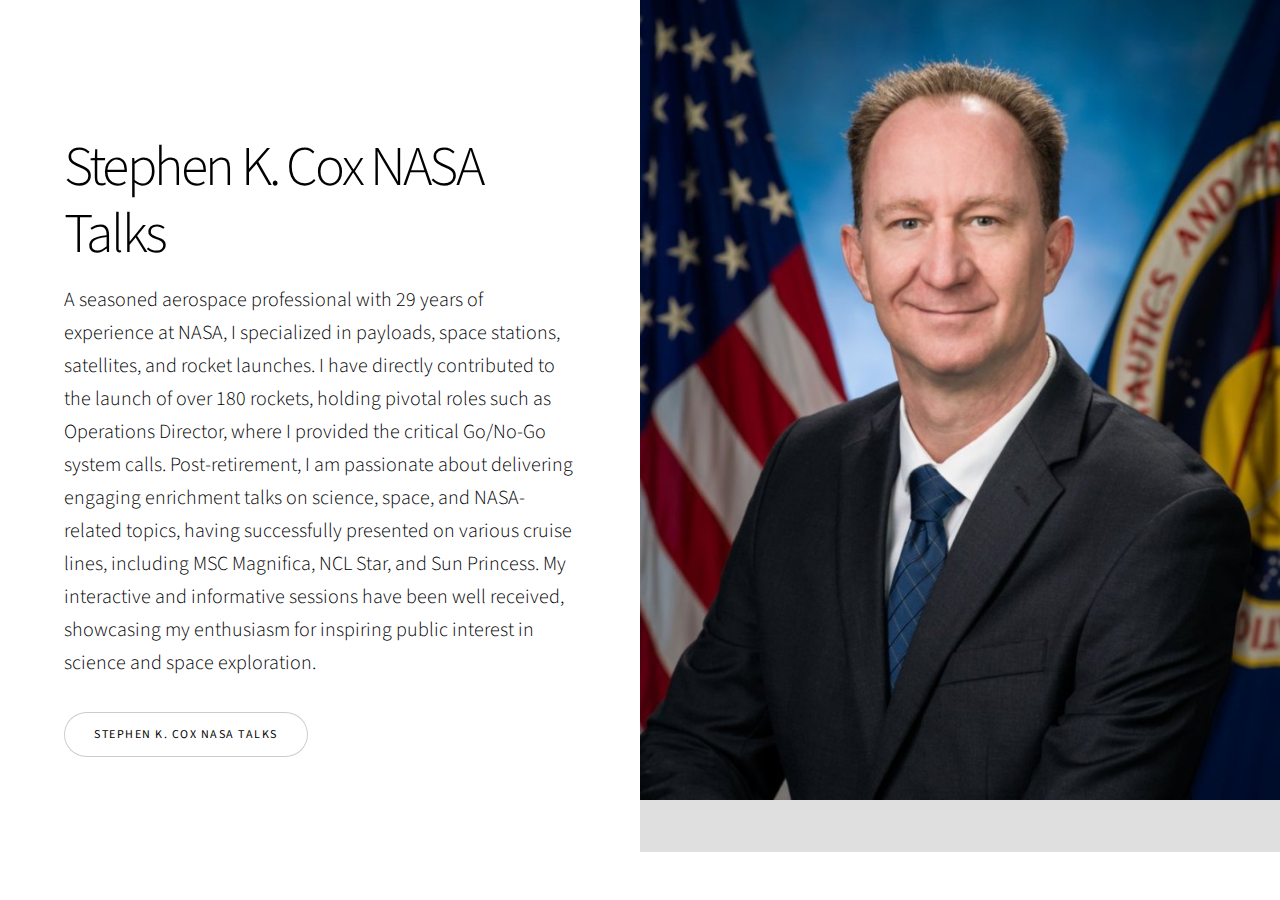
<file: index.html>
<!DOCTYPE HTML>
<!--
	Story by HTML5 UP
	html5up.net | @ajlkn
	Free for personal and commercial use under the CCA 3.0 license (html5up.net/license)
-->
<html>
	<head>
		<title>NASA Talks</title>
		<meta charset="utf-8" />
		<meta name="viewport" content="width=device-width, initial-scale=1, user-scalable=no" />
		<link rel="stylesheet" href="assets/css/main.css" />
		<noscript><link rel="stylesheet" href="assets/css/noscript.css" /></noscript>
	</head>
	<body class="is-preload">

		<!-- Wrapper -->
			<div id="wrapper" class="divided">

				<!-- One -->
					<section class="banner style1 orient-left content-align-left image-position-right fullscreen onload-image-fade-in onload-content-fade-right">
						<div class="content">
							<h1>Stephen K. Cox NASA Talks</h1>
							<p class="major">A seasoned aerospace professional with 29 years of experience at NASA, I specialized in payloads, space stations, satellites, and rocket launches. I have directly contributed to the launch of over 180 rockets, holding pivotal roles such as Operations Director, where I provided the critical Go/No-Go system calls. Post-retirement, I am passionate about delivering engaging enrichment talks on science, space, and NASA-related topics, having successfully presented on various cruise lines, including MSC Magnifica, NCL Star, and Sun Princess. My interactive and informative sessions have been well received, showcasing my enthusiasm for inspiring public interest in science and space exploration.</p>
							<ul class="actions stacked">
								<li><a href="stephenkcox/index.html" class="button big wide smooth-scroll-middle">Stephen K. Cox NASA Talks</a></li>
							</ul>
						</div>
						<div class="image main">
							<img src="images/bryantkb.jpg" alt="Stephen K. Cox" />
						</div>
					</section>

		<!-- Scripts -->
			<script src="assets/js/jquery.min.js"></script>
			<script src="assets/js/jquery.scrollex.min.js"></script>
			<script src="assets/js/jquery.scrolly.min.js"></script>
			<script src="assets/js/browser.min.js"></script>
			<script src="assets/js/breakpoints.min.js"></script>
			<script src="assets/js/util.js"></script>
			<script src="assets/js/main.js"></script>

	</body>
</html>
</file>
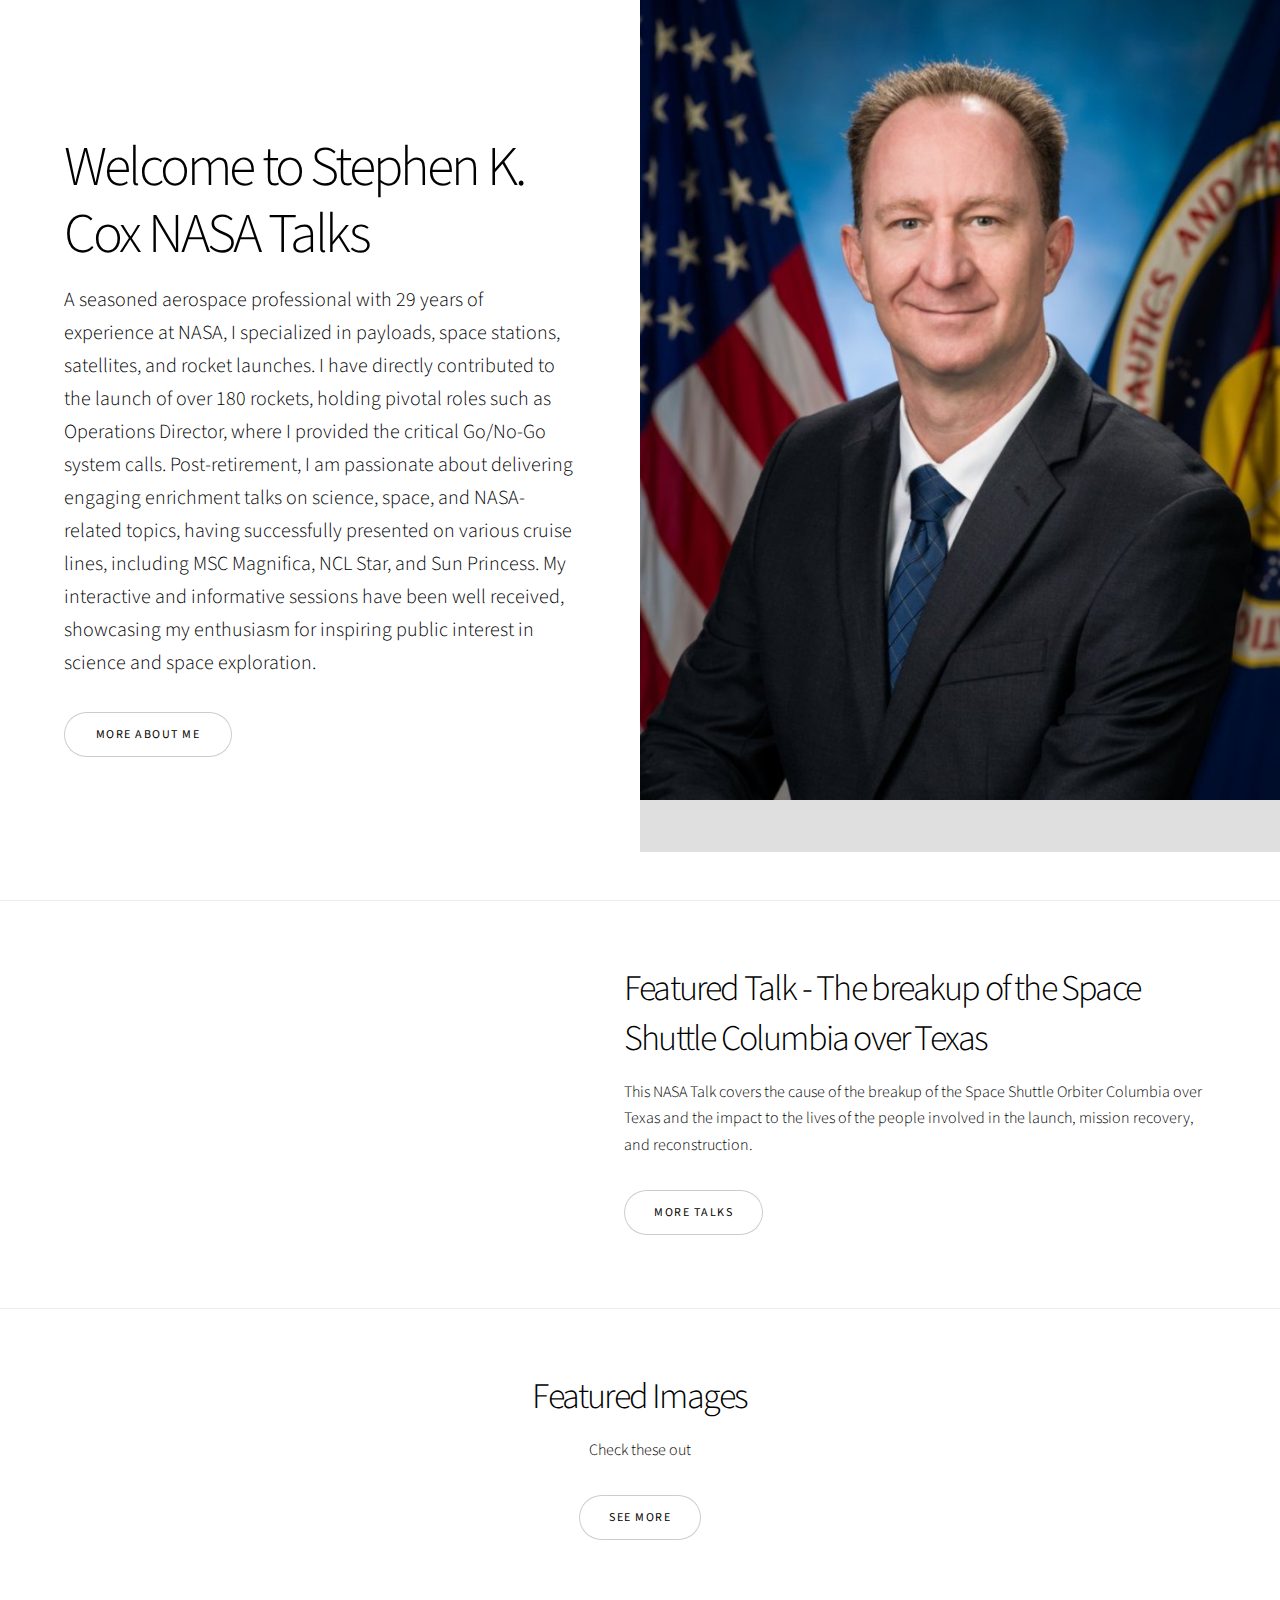
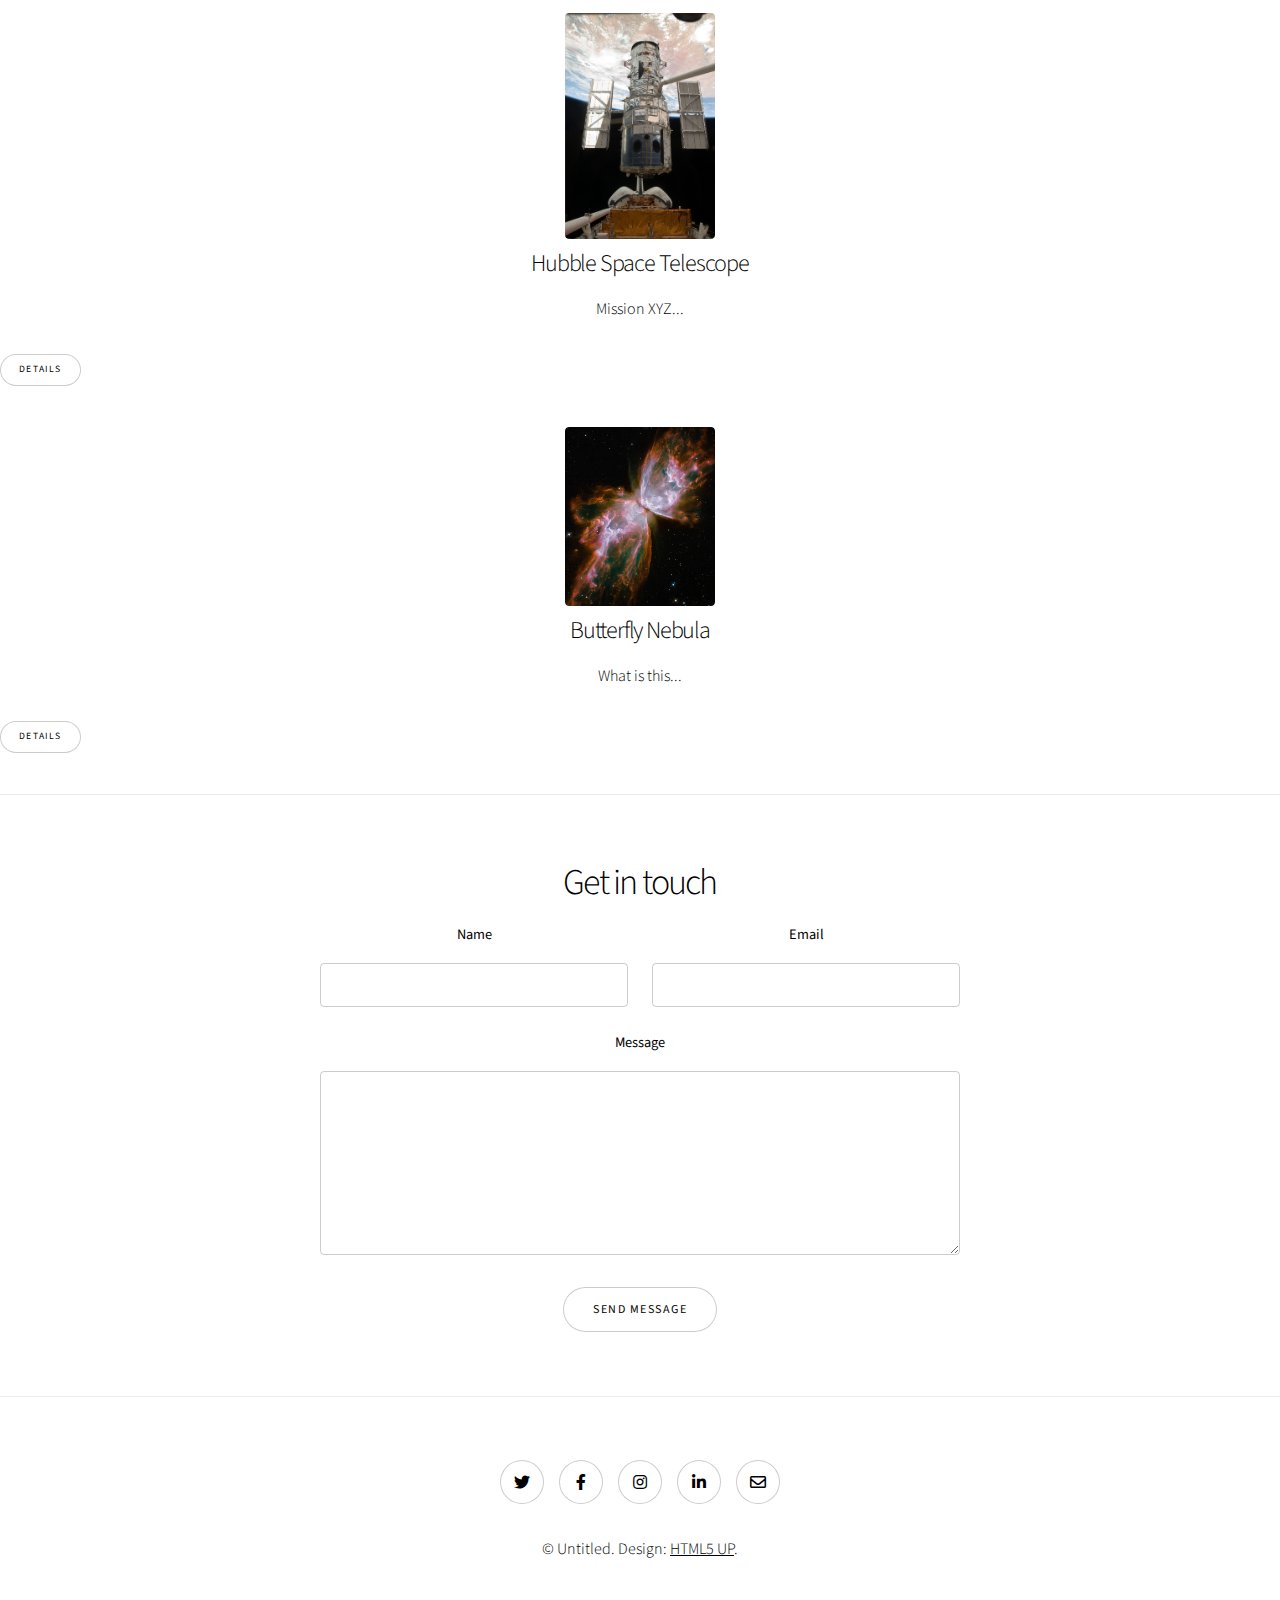
<file: stephenkcox/index.html>
<!DOCTYPE HTML>
<!--
	Story by HTML5 UP
	html5up.net | @ajlkn
	Free for personal and commercial use under the CCA 3.0 license (html5up.net/license)
-->
<html>
	<head>
		<title>NASA Talks - Stephen K. Cox</title>
		<meta charset="utf-8" />
		<meta name="viewport" content="width=device-width, initial-scale=1, user-scalable=no" />
		<link rel="stylesheet" href="../assets/css/main.css" />
		<noscript><link rel="stylesheet" href="../assets/css/noscript.css" /></noscript>
	</head>
	<body class="is-preload">

		<!-- Wrapper -->
			<div id="wrapper" class="divided">

				<!-- One -->
					<section class="banner style1 orient-left content-align-left image-position-right fullscreen onload-image-fade-in onload-content-fade-right">
						<div class="content">
							<h1>Welcome to Stephen K. Cox NASA Talks</h1>
							<p class="major">A seasoned aerospace professional with 29 years of experience at NASA, I specialized in payloads, space stations, satellites, and rocket launches. I have directly contributed to the launch of over 180 rockets, holding pivotal roles such as Operations Director, where I provided the critical Go/No-Go system calls. Post-retirement, I am passionate about delivering engaging enrichment talks on science, space, and NASA-related topics, having successfully presented on various cruise lines, including MSC Magnifica, NCL Star, and Sun Princess. My interactive and informative sessions have been well received, showcasing my enthusiasm for inspiring public interest in science and space exploration.</p>
							<ul class="actions stacked">
								<li><a href="about.html" class="button big wide smooth-scroll-middle">More About Me</a></li>
							</ul>
						</div>
						<div class="image main">
							<img src="../images/bryantkb.jpg" alt="Stephen K. Cox" />
						</div>	
					</section>

				<!-- Two -->
					<section class="spotlight style1 orient-right content-align-left image-position-center onscroll-image-fade-in" id="first">
						<div class="content">
							<h2>Featured Talk - The breakup of the Space Shuttle Columbia over Texas</h2>
							<p>This NASA Talk covers the cause of the breakup of the Space Shuttle Orbiter Columbia over Texas and the impact to the lives of the people involved in the launch, mission recovery, and reconstruction.</p>
							<ul class="actions stacked">
								<li><a href="talks.html" class="button">More Talks</a></li>
							</ul>
						</div>
						<div class="video">
							<iframe width="560" height="315" src="https://www.youtube.com/embed/hgrvzoefMJ4?si=NCYFTIYtNFWTLiRz" title="YouTube video player" frameborder="0" allow="accelerometer; autoplay; clipboard-write; encrypted-media; gyroscope; picture-in-picture; web-share" referrerpolicy="strict-origin-when-cross-origin" allowfullscreen></iframe>
						</div>
					</section>
				
				<!-- Five -->
					<section class="wrapper style1 align-center">
						<div class="inner">
							<h2>Featured Images</h2>
							<p>Check these out</p>
							<ul class="actions stacked">
								<li><a href="gallery.html" class="button">See More</a></li>
							</ul>
						</div>

						<!-- Gallery -->
							<div class="gallery">
								<article>
									<a href="../images/gallery/s125e011763.jpg" class="image">
										<img src="../images/gallery/s125e011763.jpg" alt="" />
									</a>
									<div class="caption">
										<h3>Hubble Space Telescope</h3>
										<p>Mission XYZ...</p>
										<ul class="actions fixed">
											<li><span class="button small">Details</span></li>
										</ul>
									</div>
								</article>
								<article>
									<a href="../images/gallery/butterfly_nebula.webp" class="image">
										<img src="../images/gallery/butterfly_nebula.webp" alt="" />
									</a>
									<div class="caption">
										<h3>Butterfly Nebula</h3>
										<p>What is this...</p>
										<ul class="actions fixed">
											<li><span class="button small">Details</span></li>
										</ul>
									</div>
								</article>
							</div>
					</section>

				<!-- Seven -->
					<section class="wrapper style1 align-center">
						<div class="inner medium">
							<h2>Get in touch</h2>
							<form method="post" action="#">
								<div class="fields">
									<div class="field half">
										<label for="name">Name</label>
										<input type="text" name="name" id="name" value="" />
									</div>
									<div class="field half">
										<label for="email">Email</label>
										<input type="email" name="email" id="email" value="" />
									</div>
									<div class="field">
										<label for="message">Message</label>
										<textarea name="message" id="message" rows="6"></textarea>
									</div>
								</div>
								<ul class="actions special">
									<li><input type="submit" name="submit" id="submit" value="Send Message" /></li>
								</ul>
							</form>
						</div>
					</section>

				<!-- Footer -->
					<footer class="wrapper style1 align-center">
						<div class="inner">
							<ul class="icons">
								<li><a href="#" class="icon brands style2 fa-twitter"><span class="label">Twitter</span></a></li>
								<li><a href="#" class="icon brands style2 fa-facebook-f"><span class="label">Facebook</span></a></li>
								<li><a href="#" class="icon brands style2 fa-instagram"><span class="label">Instagram</span></a></li>
								<li><a href="#" class="icon brands style2 fa-linkedin-in"><span class="label">LinkedIn</span></a></li>
								<li><a href="#" class="icon style2 fa-envelope"><span class="label">Email</span></a></li>
							</ul>
							<p>&copy; Untitled. Design: <a href="https://html5up.net">HTML5 UP</a>.</p>
						</div>
					</footer>
			</div>

		<!-- Scripts -->
			<script src="../assets/js/jquery.min.js"></script>
			<script src="../assets/js/jquery.scrollex.min.js"></script>
			<script src="../assets/js/jquery.scrolly.min.js"></script>
			<script src="../assets/js/browser.min.js"></script>
			<script src="../assets/js/breakpoints.min.js"></script>
			<script src="../assets/js/util.js"></script>
			<script src="../assets/js/main.js"></script>

	</body>
</html>
</file>
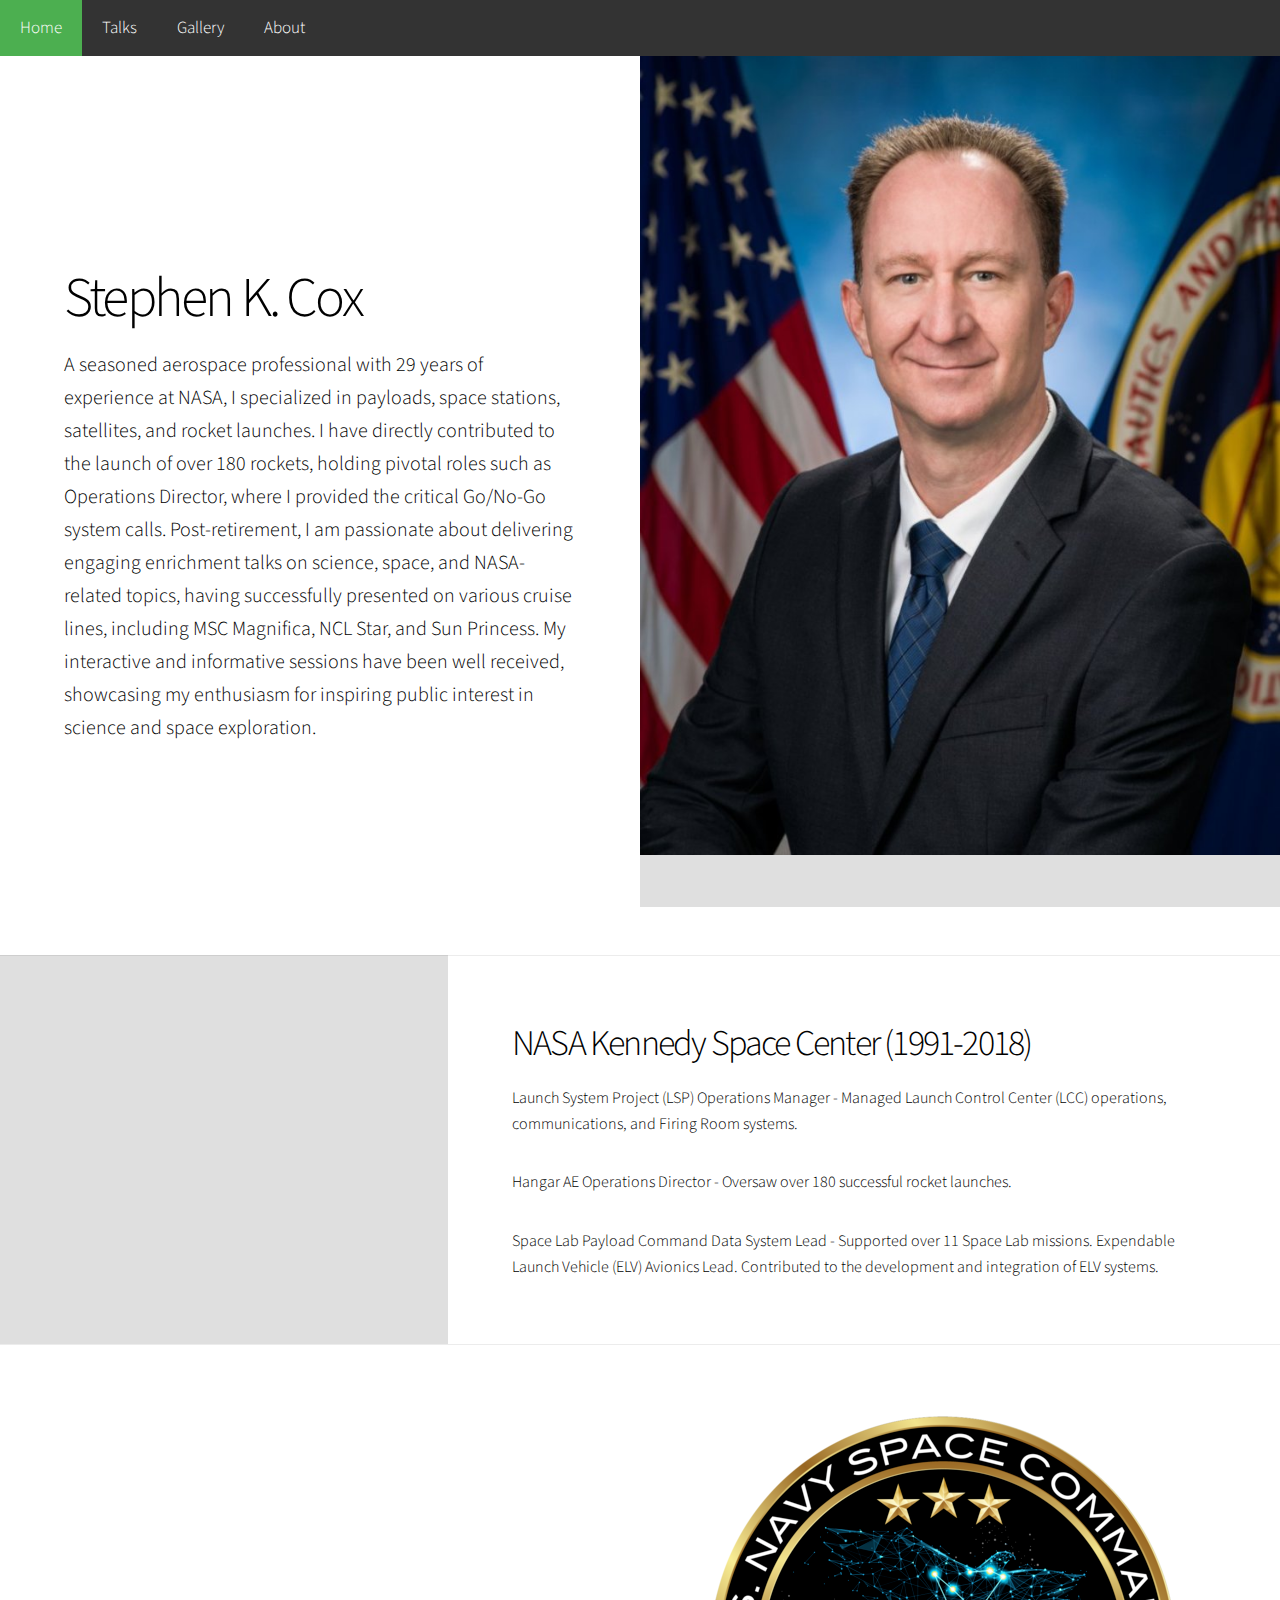
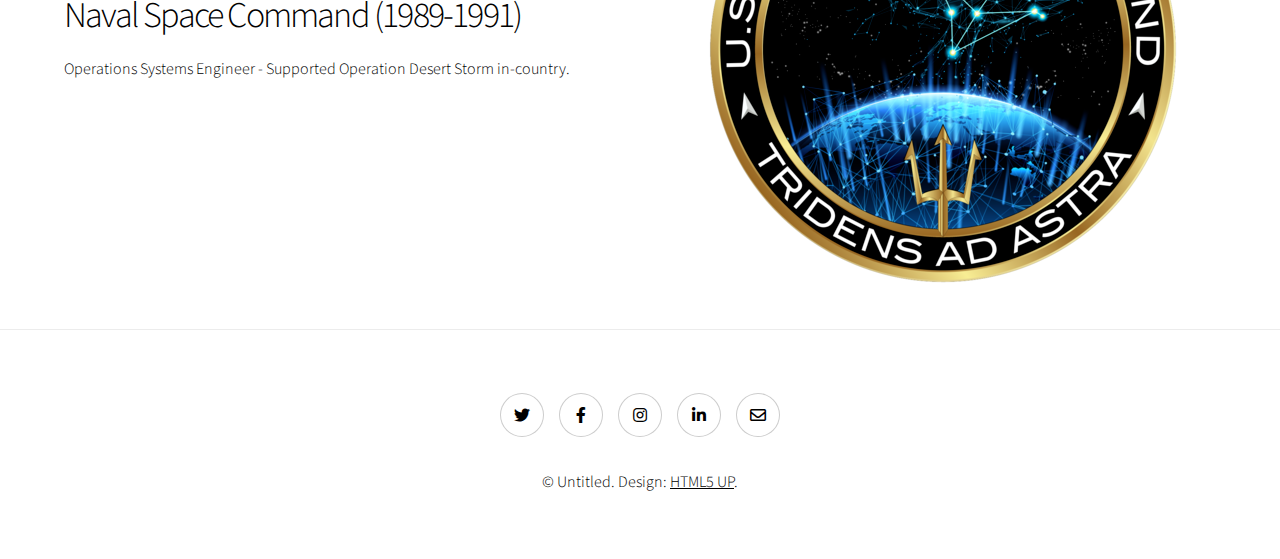
<file: stephenkcox/about.html>
<!DOCTYPE HTML>
<!--
	Story by HTML5 UP
	html5up.net | @ajlkn
	Free for personal and commercial use under the CCA 3.0 license (html5up.net/license)
-->
<html>
	<head>
		<title>About - Stephen K. Cox</title>
		<meta charset="utf-8" />
		<meta name="viewport" content="width=device-width, initial-scale=1, user-scalable=no" />
		<link rel="stylesheet" href="../assets/css/main.css" />
		<noscript><link rel="stylesheet" href="../assets/css/noscript.css" /></noscript>
		<style>
			/* Add buffer below the fixed menu */
			body {
				padding-top: 55px; /* Adjust this value to match the height of the menu */
			}
		</style>
	</head>
	<body class="is-preload">

		<!-- Menu -->
		<div id="menu-container"></div>

		<!-- Wrapper -->
			<div id="wrapper" class="divided">

				<!-- One -->
					<section class="banner style1 orient-left content-align-left image-position-right fullscreen onload-image-fade-in onload-content-fade-right">
						<div class="content">
							<h1>Stephen K. Cox</h1>
							<p class="major">A seasoned aerospace professional with 29 years of experience at NASA, I specialized in payloads, space stations, satellites, and rocket launches. I have directly contributed to the launch of over 180 rockets, holding pivotal roles such as Operations Director, where I provided the critical Go/No-Go system calls. Post-retirement, I am passionate about delivering engaging enrichment talks on science, space, and NASA-related topics, having successfully presented on various cruise lines, including MSC Magnifica, NCL Star, and Sun Princess. My interactive and informative sessions have been well received, showcasing my enthusiasm for inspiring public interest in science and space exploration.</p>
						</div>
						<div class="image main">
							<img src="../images/bryantkb.jpg" alt="Stephen K. Cox"/>
						</div>
					</section>

				<!-- Two -->
					<section class="spotlight style1 orient-right content-align-left image-position-center onscroll-image-fade-in" id="first">
						<div class="content">
							<h2>NASA Kennedy Space Center (1991-2018)</h2>
							<p>Launch System Project (LSP) Operations Manager - Managed Launch Control Center (LCC) operations, communications, and Firing Room systems.</p>
							<p>Hangar AE Operations Director - Oversaw over 180 successful rocket launches.</p>
							<p>Space Lab Payload Command Data System Lead - Supported over 11 Space Lab missions. Expendable Launch Vehicle (ELV) Avionics Lead. Contributed to the development and integration of ELV systems.</p>
						</div>	
						<div class="image">
							<img src="../images/Kennedy-VAB.webp" alt="Kennedy Space Center - Vehicle Assembly Building"/>
						</div>
					</section>

				<!-- Three -->
					
				<section class="spotlight style1 orient-right content-align-left image-position-center onscroll-image-fade-in" id="first">
					<div class="content">
						<img src="../images/Emblem_of_the_U.S._Navy_Space_Command.png" alt="U.S. Navy Space Command Emblem"/>
					</div>	
					<div class="content">
							<h2>Naval Space Command (1989-1991)</h2>
							<p>Operations Systems Engineer - Supported Operation Desert Storm in-country.</p>
						</div>
					</section>

				<!-- Footer -->
					<footer class="wrapper style1 align-center">
						<div class="inner">
							<ul class="icons">
								<li><a href="#" class="icon brands style2 fa-twitter"><span class="label">Twitter</span></a></li>
								<li><a href="#" class="icon brands style2 fa-facebook-f"><span class="label">Facebook</span></a></li>
								<li><a href="#" class="icon brands style2 fa-instagram"><span class="label">Instagram</span></a></li>
								<li><a href="#" class="icon brands style2 fa-linkedin-in"><span class="label">LinkedIn</span></a></li>
								<li><a href="#" class="icon style2 fa-envelope"><span class="label">Email</span></a></li>
							</ul>
							<p>&copy; Untitled. Design: <a href="https://html5up.net">HTML5 UP</a>.</p>
						</div>
					</footer>

			</div>

		<!-- Scripts -->
		<script src="../assets/js/jquery.min.js"></script>
		<script src="../assets/js/jquery.scrollex.min.js"></script>
		<script src="../assets/js/jquery.scrolly.min.js"></script>
		<script src="../assets/js/browser.min.js"></script>
		<script src="../assets/js/breakpoints.min.js"></script>
		<script src="../assets/js/util.js"></script>
		<script src="../assets/js/main.js"></script>
		<script>
			// Load the menu dynamically
			document.getElementById('menu-container').innerHTML = `
				<!-- Use Fetch API to load the menu.html -->
				<div id="menu-placeholder"></div>
			`;
			fetch('menu.html')
				.then(response => response.text())
				.then(data => {
					document.getElementById('menu-placeholder').innerHTML = data;
				});
		</script>

	</body>
</html>
</file>
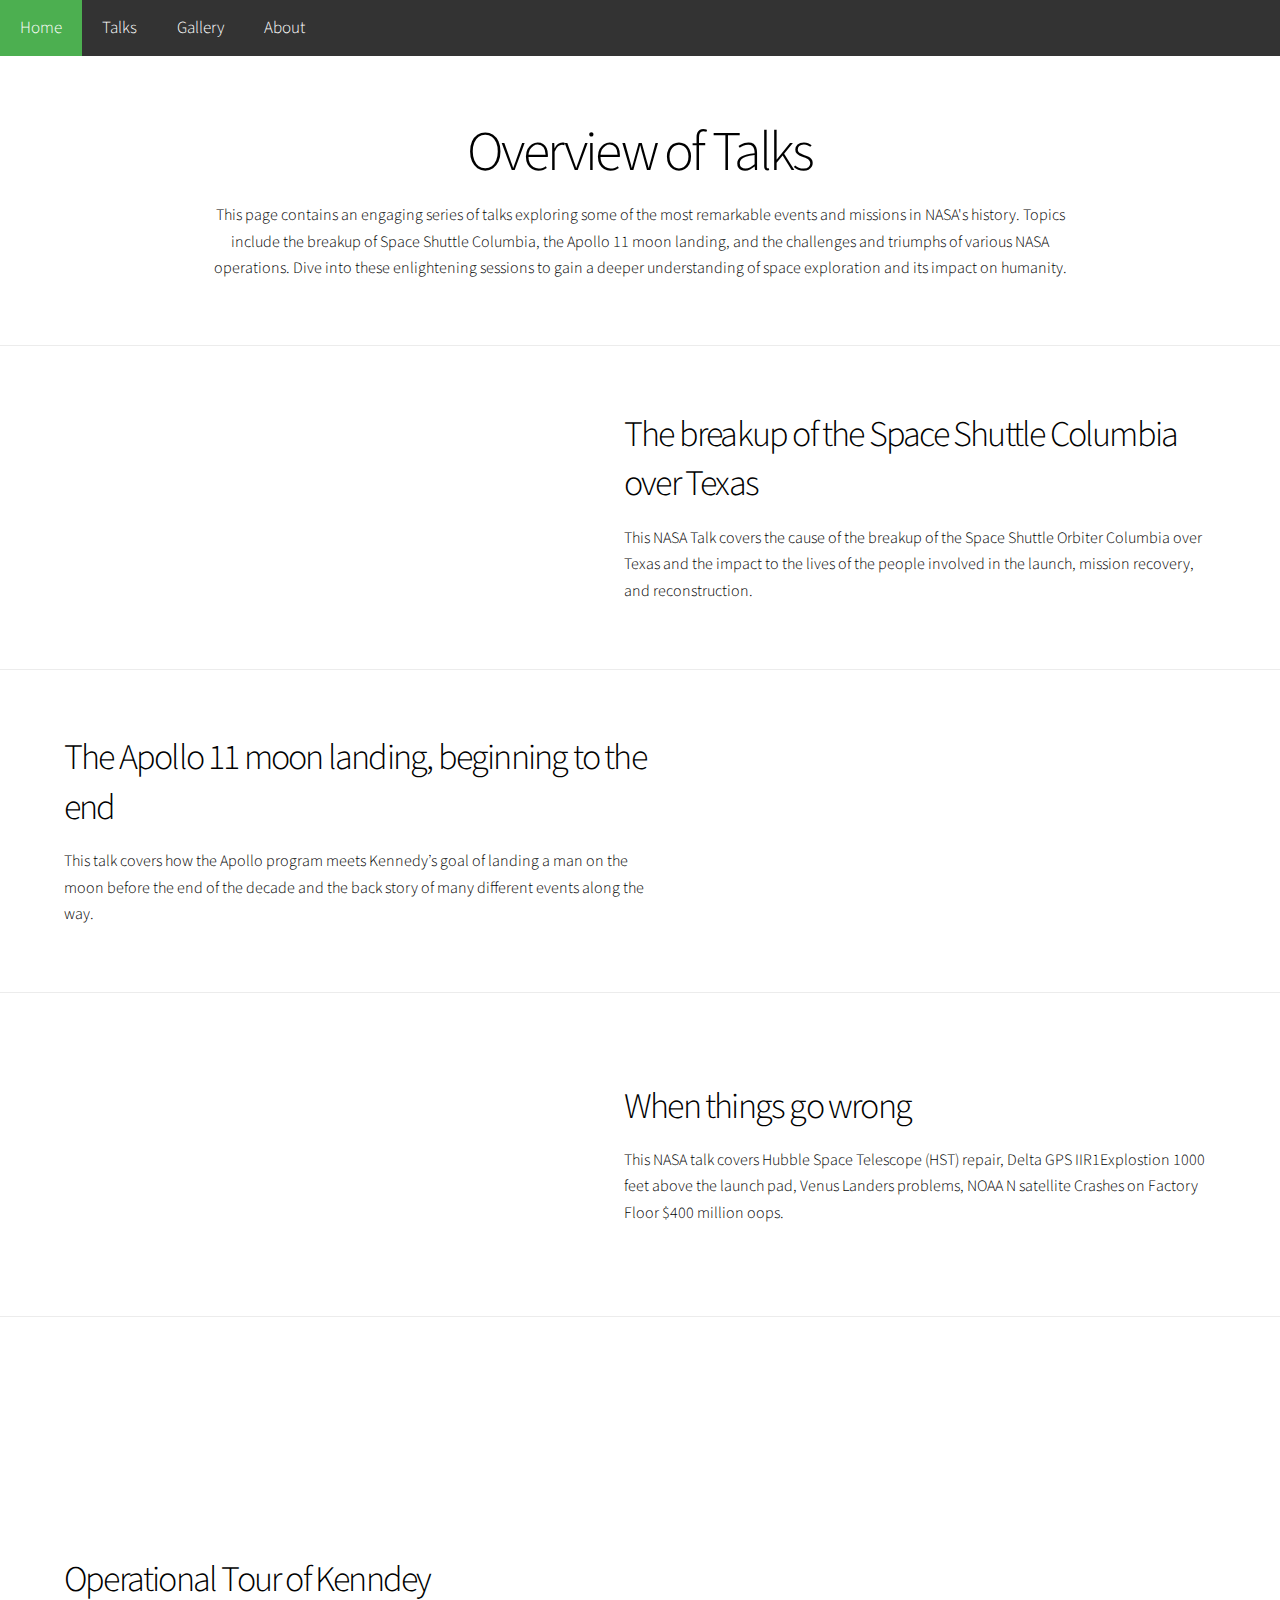
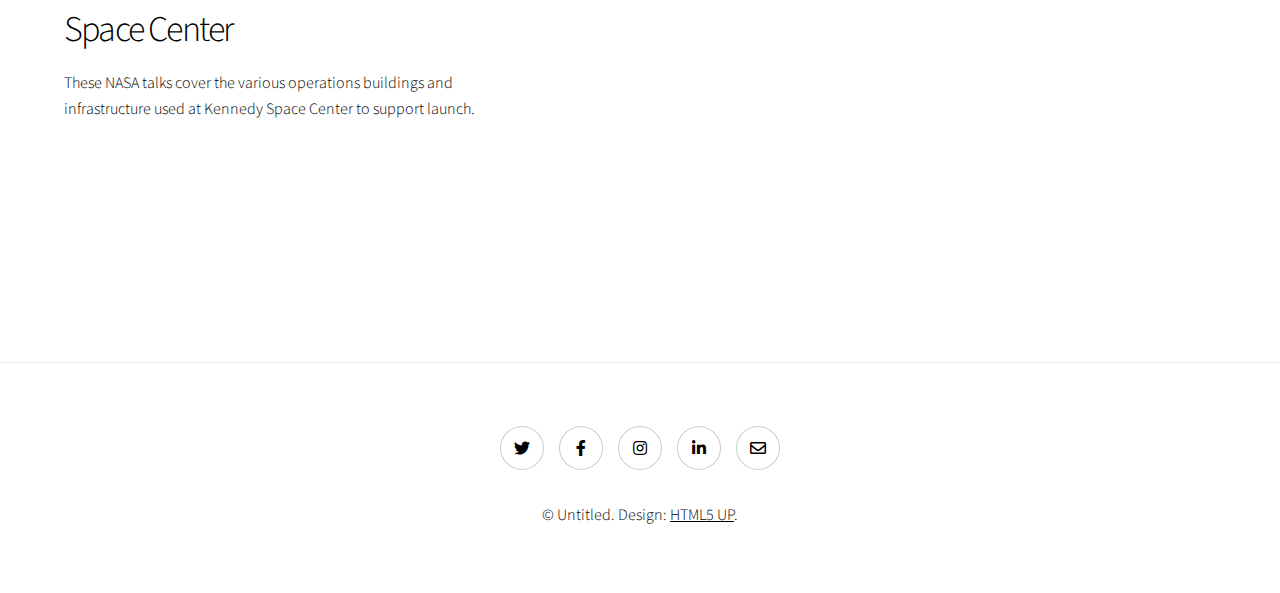
<file: stephenkcox/talks.html>
<!DOCTYPE HTML>
<!--
	Story by HTML5 UP
	html5up.net | @ajlkn
	Free for personal and commercial use under the CCA 3.0 license (html5up.net/license)
-->
<html>
	<head>
		<title>Talks - Stephen K. Cox</title>
		<meta charset="utf-8" />
		<meta name="viewport" content="width=device-width, initial-scale=1, user-scalable=no" />
		<link rel="stylesheet" href="../assets/css/main.css" />
		<noscript><link rel="stylesheet" href="../assets/css/noscript.css" /></noscript>
		<style>
			/* Add buffer below the fixed menu */
			body {
				padding-top: 55px; /* Adjust this value to match the height of the menu */
			}
		</style>
	</head>
	<body class="is-preload">

		<!-- Menu -->
			<div id="menu-container"></div>

			<!-- Wrapper -->
			<div id="wrapper" class="divided">

			<!-- Overview Section -->
			<section class="wrapper style1 align-center">
				<div class="inner">
					<h1>Overview of Talks</h1>
					<p>This page contains an engaging series of talks exploring some of the most remarkable events and missions in NASA's history. Topics include the breakup of Space Shuttle Columbia, the Apollo 11 moon landing, and the challenges and triumphs of various NASA operations. Dive into these enlightening sessions to gain a deeper understanding of space exploration and its impact on humanity.</p>
				</div>
			</section>


				<!-- Left -->
				<section class="spotlight style1 orient-right content-align-left image-position-center onscroll-image-fade-in" id="first">
					<div class="content">
						<h2>The breakup of the Space Shuttle Columbia over Texas</h2>
						<p>This NASA Talk covers the cause of the breakup of the Space Shuttle Orbiter Columbia over Texas and the impact to the lives of the people involved in the launch, mission recovery, and reconstruction.</p>
					</div>
					<div class="video">
						<iframe width="560" height="315" src="https://www.youtube.com/embed/hgrvzoefMJ4?si=NCYFTIYtNFWTLiRz" title="YouTube video player" frameborder="0" allow="accelerometer; autoplay; clipboard-write; encrypted-media; gyroscope; picture-in-picture; web-share" referrerpolicy="strict-origin-when-cross-origin" allowfullscreen></iframe>
					</div>
				</section>

				<!-- Right -->
					<section class="spotlight style1 orient-right content-align-left image-position-center onscroll-image-fade-in" id="first">
						<div class="video">
							<iframe width="560" height="315" src="https://www.youtube.com/embed/Ozg6WFvi3l0?si=BU0yG2xtgcAotkqU" title="YouTube video player" frameborder="0" allow="accelerometer; autoplay; clipboard-write; encrypted-media; gyroscope; picture-in-picture; web-share" referrerpolicy="strict-origin-when-cross-origin" allowfullscreen></iframe>
						</div>
						<div class="content">
							<h2>The Apollo 11 moon landing, beginning to the end</h2>
							<p>This talk covers how the Apollo program meets Kennedy’s goal of landing a man on the moon before the end of the decade and the back story of many different events along the way. </p>
						</div>
					</section>

				<!-- Left -->
					<section class="spotlight style1 orient-right content-align-left image-position-center onscroll-image-fade-in" id="first">
						<div class="content">
							<h2>When things go wrong</h2>
							<p>This NASA talk covers Hubble Space Telescope (HST) repair, Delta GPS IIR1Explostion 1000 feet above the launch pad, Venus Landers problems, NOAA N satellite Crashes on Factory Floor $400 million oops.</p>
						</div>
						<div class="video">
							<iframe width="560" height="315" src="https://www.youtube.com/embed/Ms1xWwVpUwI?si=_PrXeTdnVuQdxCmd" title="YouTube video player" frameborder="0" allow="accelerometer; autoplay; clipboard-write; encrypted-media; gyroscope; picture-in-picture; web-share" referrerpolicy="strict-origin-when-cross-origin" allowfullscreen></iframe>
						</div>
					</section>

				<!-- Right -->
				<section class="spotlight style1 orient-right content-align-left image-position-center onscroll-image-fade-in" id="first">
					<div class="video">
						<iframe width="560" height="315" src="https://www.youtube.com/embed/f8mBuIl_F00?si=oVpseDCIhVg1c87F" title="YouTube video player" frameborder="0" allow="accelerometer; autoplay; clipboard-write; encrypted-media; gyroscope; picture-in-picture; web-share" referrerpolicy="strict-origin-when-cross-origin" allowfullscreen></iframe>
						<iframe width="560" height="315" src="https://www.youtube.com/embed/bI3YQLvigIE?si=MXLyqkj6eNkLaRBe" title="YouTube video player" frameborder="0" allow="accelerometer; autoplay; clipboard-write; encrypted-media; gyroscope; picture-in-picture; web-share" referrerpolicy="strict-origin-when-cross-origin" allowfullscreen></iframe>
					</div>
					<div class="content">
						<h2>Operational Tour of Kenndey Space Center</h2>
						<p>These NASA talks cover the various operations buildings and infrastructure used at Kennedy Space Center to support launch.</p>
					</div>
				</section>
				
				<!-- Footer -->
					<footer class="wrapper style1 align-center">
						<div class="inner">
							<ul class="icons">
								<li><a href="#" class="icon brands style2 fa-twitter"><span class="label">Twitter</span></a></li>
								<li><a href="#" class="icon brands style2 fa-facebook-f"><span class="label">Facebook</span></a></li>
								<li><a href="#" class="icon brands style2 fa-instagram"><span class="label">Instagram</span></a></li>
								<li><a href="#" class="icon brands style2 fa-linkedin-in"><span class="label">LinkedIn</span></a></li>
								<li><a href="#" class="icon style2 fa-envelope"><span class="label">Email</span></a></li>
							</ul>
							<p>&copy; Untitled. Design: <a href="https://html5up.net">HTML5 UP</a>.</p>
						</div>
					</footer>

			</div>

		<!-- Scripts -->
		<script src="../assets/js/jquery.min.js"></script>
		<script src="../assets/js/jquery.scrollex.min.js"></script>
		<script src="../assets/js/jquery.scrolly.min.js"></script>
		<script src="../assets/js/browser.min.js"></script>
		<script src="../assets/js/breakpoints.min.js"></script>
		<script src="../assets/js/util.js"></script>
		<script src="../assets/js/main.js"></script>
		<script>
			// Load the menu dynamically
			document.getElementById('menu-container').innerHTML = `
				<!-- Use Fetch API to load the menu.html -->
				<div id="menu-placeholder"></div>
			`;
			fetch('menu.html')
				.then(response => response.text())
				.then(data => {
					document.getElementById('menu-placeholder').innerHTML = data;
				});
		</script>

	</body>
</html>
</file>
<file: assets/css/noscript.css>
/*
	Story by HTML5 UP
	html5up.net | @ajlkn
	Free for personal and commercial use under the CCA 3.0 license (html5up.net/license)
*/

/* Banner (transitions) */

	.banner.onload-content-fade-up .content {
		-moz-transition: none;
		-webkit-transition: none;
		-ms-transition: none;
		transition: none;
	}

	body.is-preload .banner.onload-content-fade-up .content {
		-moz-transform: none;
		-webkit-transform: none;
		-ms-transform: none;
		transform: none;
		opacity: 1;
	}

	.banner.onload-content-fade-down .content {
		-moz-transition: none;
		-webkit-transition: none;
		-ms-transition: none;
		transition: none;
	}

	body.is-preload .banner.onload-content-fade-down .content {
		-moz-transform: none;
		-webkit-transform: none;
		-ms-transform: none;
		transform: none;
		opacity: 1;
	}

	.banner.onload-content-fade-left .content {
		-moz-transition: none;
		-webkit-transition: none;
		-ms-transition: none;
		transition: none;
	}

	body.is-preload .banner.onload-content-fade-left .content {
		-moz-transform: none;
		-webkit-transform: none;
		-ms-transform: none;
		transform: none;
		opacity: 1;
	}

	.banner.onload-content-fade-right .content {
		-moz-transition: none;
		-webkit-transition: none;
		-ms-transition: none;
		transition: none;
	}

	body.is-preload .banner.onload-content-fade-right .content {
		-moz-transform: none;
		-webkit-transform: none;
		-ms-transform: none;
		transform: none;
		opacity: 1;
	}

	.banner.onload-content-fade-in .content {
		-moz-transition: none;
		-webkit-transition: none;
		-ms-transition: none;
		transition: none;
	}

	body.is-preload .banner.onload-content-fade-in .content {
		-moz-transform: none;
		-webkit-transform: none;
		-ms-transform: none;
		transform: none;
		opacity: 1;
	}

	.banner.onload-image-fade-up .image {
		-moz-transition: none;
		-webkit-transition: none;
		-ms-transition: none;
		transition: none;
	}

		.banner.onload-image-fade-up .image img {
			-moz-transition: none;
			-webkit-transition: none;
			-ms-transition: none;
			transition: none;
		}

	body.is-preload .banner.onload-image-fade-up .image {
		-moz-transform: none;
		-webkit-transform: none;
		-ms-transform: none;
		transform: none;
		opacity: 1;
	}

		body.is-preload .banner.onload-image-fade-up .image img {
			opacity: 1;
		}

	.banner.onload-image-fade-down .image {
		-moz-transition: none;
		-webkit-transition: none;
		-ms-transition: none;
		transition: none;
	}

		.banner.onload-image-fade-down .image img {
			-moz-transition: none;
			-webkit-transition: none;
			-ms-transition: none;
			transition: none;
		}

	body.is-preload .banner.onload-image-fade-down .image {
		-moz-transform: none;
		-webkit-transform: none;
		-ms-transform: none;
		transform: none;
		opacity: 1;
	}

		body.is-preload .banner.onload-image-fade-down .image img {
			opacity: 1;
		}

	.banner.onload-image-fade-left .image {
		-moz-transition: none;
		-webkit-transition: none;
		-ms-transition: none;
		transition: none;
	}

		.banner.onload-image-fade-left .image img {
			-moz-transition: none;
			-webkit-transition: none;
			-ms-transition: none;
			transition: none;
		}

	body.is-preload .banner.onload-image-fade-left .image {
		-moz-transform: none;
		-webkit-transform: none;
		-ms-transform: none;
		transform: none;
		opacity: 1;
	}

		body.is-preload .banner.onload-image-fade-left .image img {
			opacity: 1;
		}

	.banner.onload-image-fade-right .image {
		-moz-transition: none;
		-webkit-transition: none;
		-ms-transition: none;
		transition: none;
	}

		.banner.onload-image-fade-right .image img {
			-moz-transition: none;
			-webkit-transition: none;
			-ms-transition: none;
			transition: none;
		}

	body.is-preload .banner.onload-image-fade-right .image {
		-moz-transform: none;
		-webkit-transform: none;
		-ms-transform: none;
		transform: none;
		opacity: 1;
	}

		body.is-preload .banner.onload-image-fade-right .image img {
			opacity: 1;
		}

	.banner.onload-image-fade-in .image img {
		-moz-transition: none;
		-webkit-transition: none;
		-ms-transition: none;
		transition: none;
	}

	body.is-preload .banner.onload-image-fade-in .image img {
		opacity: 1;
	}

	.banner.onscroll-content-fade-up .content {
		-moz-transition: none;
		-webkit-transition: none;
		-ms-transition: none;
		transition: none;
	}

	.banner.onscroll-content-fade-up.is-inactive .content {
		-moz-transform: none;
		-webkit-transform: none;
		-ms-transform: none;
		transform: none;
		opacity: 1;
	}

	.banner.onscroll-content-fade-down .content {
		-moz-transition: none;
		-webkit-transition: none;
		-ms-transition: none;
		transition: none;
	}

	.banner.onscroll-content-fade-down.is-inactive .content {
		-moz-transform: none;
		-webkit-transform: none;
		-ms-transform: none;
		transform: none;
		opacity: 1;
	}

	.banner.onscroll-content-fade-left .content {
		-moz-transition: none;
		-webkit-transition: none;
		-ms-transition: none;
		transition: none;
	}

	.banner.onscroll-content-fade-left.is-inactive .content {
		-moz-transform: none;
		-webkit-transform: none;
		-ms-transform: none;
		transform: none;
		opacity: 1;
	}

	.banner.onscroll-content-fade-right .content {
		-moz-transition: none;
		-webkit-transition: none;
		-ms-transition: none;
		transition: none;
	}

	.banner.onscroll-content-fade-right.is-inactive .content {
		-moz-transform: none;
		-webkit-transform: none;
		-ms-transform: none;
		transform: none;
		opacity: 1;
	}

	.banner.onscroll-content-fade-in .content {
		-moz-transition: none;
		-webkit-transition: none;
		-ms-transition: none;
		transition: none;
	}

	.banner.onscroll-content-fade-in.is-inactive .content {
		-moz-transform: none;
		-webkit-transform: none;
		-ms-transform: none;
		transform: none;
		opacity: 1;
	}

	.banner.onscroll-image-fade-up .image {
		-moz-transition: none;
		-webkit-transition: none;
		-ms-transition: none;
		transition: none;
	}

		.banner.onscroll-image-fade-up .image img {
			-moz-transition: none;
			-webkit-transition: none;
			-ms-transition: none;
			transition: none;
		}

	.banner.onscroll-image-fade-up.is-inactive .image {
		-moz-transform: none;
		-webkit-transform: none;
		-ms-transform: none;
		transform: none;
		opacity: 1;
	}

		.banner.onscroll-image-fade-up.is-inactive .image img {
			opacity: 1;
		}

	.banner.onscroll-image-fade-down .image {
		-moz-transition: none;
		-webkit-transition: none;
		-ms-transition: none;
		transition: none;
	}

		.banner.onscroll-image-fade-down .image img {
			-moz-transition: none;
			-webkit-transition: none;
			-ms-transition: none;
			transition: none;
		}

	.banner.onscroll-image-fade-down.is-inactive .image {
		-moz-transform: none;
		-webkit-transform: none;
		-ms-transform: none;
		transform: none;
		opacity: 1;
	}

		.banner.onscroll-image-fade-down.is-inactive .image img {
			opacity: 1;
		}

	.banner.onscroll-image-fade-left .image {
		-moz-transition: none;
		-webkit-transition: none;
		-ms-transition: none;
		transition: none;
	}

		.banner.onscroll-image-fade-left .image img {
			-moz-transition: none;
			-webkit-transition: none;
			-ms-transition: none;
			transition: none;
		}

	.banner.onscroll-image-fade-left.is-inactive .image {
		-moz-transform: none;
		-webkit-transform: none;
		-ms-transform: none;
		transform: none;
		opacity: 1;
	}

		.banner.onscroll-image-fade-left.is-inactive .image img {
			opacity: 1;
		}

	.banner.onscroll-image-fade-right .image {
		-moz-transition: none;
		-webkit-transition: none;
		-ms-transition: none;
		transition: none;
	}

		.banner.onscroll-image-fade-right .image img {
			-moz-transition: none;
			-webkit-transition: none;
			-ms-transition: none;
			transition: none;
		}

	.banner.onscroll-image-fade-right.is-inactive .image {
		-moz-transform: none;
		-webkit-transform: none;
		-ms-transform: none;
		transform: none;
		opacity: 1;
	}

		.banner.onscroll-image-fade-right.is-inactive .image img {
			opacity: 1;
		}

	.banner.onscroll-image-fade-in .image img {
		-moz-transition: none;
		-webkit-transition: none;
		-ms-transition: none;
		transition: none;
	}

	.banner.onscroll-image-fade-in.is-inactive .image img {
		opacity: 1;
	}
</file>
<file: assets/css/main.css>
@import url(fontawesome-all.min.css);
@import url("https://fonts.googleapis.com/css?family=Source+Sans+Pro:300,300i,400,400i");

/*
	Story by HTML5 UP
	html5up.net | @ajlkn
	Free for personal and commercial use under the CCA 3.0 license (html5up.net/license)
*/

html, body, div, span, applet, object,
iframe, h1, h2, h3, h4, h5, h6, p, blockquote,
pre, a, abbr, acronym, address, big, cite,
code, del, dfn, em, img, ins, kbd, q, s, samp,
small, strike, strong, sub, sup, tt, var, b,
u, i, center, dl, dt, dd, ol, ul, li, fieldset,
form, label, legend, table, caption, tbody,
tfoot, thead, tr, th, td, article, aside,
canvas, details, embed, figure, figcaption,
footer, header, hgroup, menu, nav, output, ruby,
section, summary, time, mark, audio, video {
	margin: 0;
	padding: 0;
	border: 0;
	font-size: 100%;
	font: inherit;
	vertical-align: baseline;}

article, aside, details, figcaption, figure,
footer, header, hgroup, menu, nav, section {
	display: block;}

body {
	line-height: 1;
}

ol, ul {
	list-style: none;
}

blockquote, q {
	quotes: none;
}

	blockquote:before, blockquote:after, q:before, q:after {
		content: '';
		content: none;
	}

table {
	border-collapse: collapse;
	border-spacing: 0;
}

body {
	-webkit-text-size-adjust: none;
}

mark {
	background-color: transparent;
	color: inherit;
}

input::-moz-focus-inner {
	border: 0;
	padding: 0;
}

input, select, textarea {
	-moz-appearance: none;
	-webkit-appearance: none;
	-ms-appearance: none;
	appearance: none;
}

/* Basic */

	@-ms-viewport {
		width: device-width;
	}

	body {
		-ms-overflow-style: scrollbar;
	}

	@media screen and (max-width: 480px) {

		html, body {
			min-width: 320px;
		}

	}

	html {
		box-sizing: border-box;
	}

	*, *:before, *:after {
		box-sizing: inherit;
	}

	body {
		background: #ffffff;
	}

		body.is-preload *, body.is-preload *:before, body.is-preload *:after {
			-moz-animation: none !important;
			-webkit-animation: none !important;
			-ms-animation: none !important;
			animation: none !important;
			-moz-transition: none !important;
			-webkit-transition: none !important;
			-ms-transition: none !important;
			transition: none !important;
		}

/* Type */

	html {
		font-size: 18pt;
	}

		@media screen and (max-width: 1680px) {

			html {
				font-size: 14pt;
			}

		}

		@media screen and (max-width: 1280px) {

			html {
				font-size: 12pt;
			}

		}

		@media screen and (max-width: 736px) {

			html {
				font-size: 11pt;
			}

		}

		@media screen and (max-width: 360px) {

			html {
				font-size: 10pt;
			}

		}

	body {
		background-color: #ffffff;
		color: #000000;
	}

	body, input, select, textarea {
		font-family: "Source Sans Pro", Helvetica, sans-serif;
		font-size: 1rem;
		font-weight: 300;
		line-height: 1.65;
	}

	a {
		-moz-transition: color 0.2s ease-in-out;
		-webkit-transition: color 0.2s ease-in-out;
		-ms-transition: color 0.2s ease-in-out;
		transition: color 0.2s ease-in-out;
		text-decoration: underline;
	}

		a:hover {
			text-decoration: none;
		}

	strong, b {
		font-weight: 400;
	}

	em, i {
		font-style: italic;
	}

	p {
		margin: 0 0 2rem 0;
	}

		p.major {
			font-size: 1.25rem;
		}

	h1, h2, h3, h4, h5, h6 {
		font-weight: 300;
		line-height: 1.375;
		letter-spacing: -0.05em;
		margin: 0 0 1rem 0;
	}

		h1 a, h2 a, h3 a, h4 a, h5 a, h6 a {
			color: inherit;
			text-decoration: none;
		}

	h1 {
		font-size: 3.5rem;
		line-height: 1.2;
	}

	h2 {
		font-size: 2.25rem;
	}

	h3 {
		font-size: 1.5rem;
	}

	h4 {
		font-size: 1.1rem;
	}

	h5 {
		font-size: 0.9rem;
	}

	h6 {
		font-size: 0.7rem;
	}

	sub {
		font-size: 0.8rem;
		position: relative;
		top: 0.5rem;
	}

	sup {
		font-size: 0.8rem;
		position: relative;
		top: -0.5rem;
	}

	blockquote {
		border-left: solid 4px;
		font-style: italic;
		margin: 0 0 2rem 0;
		padding: 0.5rem 0 0.5rem 2rem;
	}

	code {
		border-radius: 4px;
		font-family: "Courier New", monospace;
		font-size: 0.9em;
		margin: 0 0.25rem;
		padding: 0.25rem 0.325rem;
	}

	pre {
		-webkit-overflow-scrolling: touch;
		font-family: "Courier New", monospace;
		font-size: 0.9em;
		margin: 0 0 2rem 0;
	}

		pre code {
			display: block;
			line-height: 1.5;
			padding: 0.75rem 1rem;
			overflow-x: auto;
		}

	hr {
		border: 0;
		border-bottom: solid 1px;
		margin: 2.5rem 0;
	}

		hr.major {
			margin: 3.5rem 0;
		}

	.align-left {
		text-align: left;
	}

	.align-center {
		text-align: center;
	}

	.align-right {
		text-align: right;
	}

	@media screen and (max-width: 736px) {

		p.major {
			font-size: 1.1rem;
		}

		h1 {
			font-size: 2.5rem;
		}

		h2 {
			font-size: 2rem;
		}

		h3 {
			font-size: 1.25rem;
		}

		h4 {
			font-size: 1rem;
		}

	}

	input, select, textarea {
		color: #000000;
	}

	a {
		color: #000000;
	}

		a:hover {
			color: #47D3E5;
		}

	strong, b {
		color: #000000;
	}

	h1, h2, h3, h4, h5, h6 {
		color: #000000;
	}

	blockquote {
		border-left-color: rgba(0, 0, 0, 0.2);
	}

	code {
		background: rgba(0, 0, 0, 0.05);
		border-color: rgba(0, 0, 0, 0.2);
	}

	hr {
		border-bottom-color: rgba(0, 0, 0, 0.2);
	}

/* Row */

	.row {
		display: flex;
		flex-wrap: wrap;
		box-sizing: border-box;
		align-items: stretch;
	}

		.row > * {
			box-sizing: border-box;
		}

		.row.gtr-uniform > * > :last-child {
			margin-bottom: 0;
		}

		.row.aln-left {
			justify-content: flex-start;
		}

		.row.aln-center {
			justify-content: center;
		}

		.row.aln-right {
			justify-content: flex-end;
		}

		.row.aln-top {
			align-items: flex-start;
		}

		.row.aln-middle {
			align-items: center;
		}

		.row.aln-bottom {
			align-items: flex-end;
		}

		.row > .imp {
			order: -1;
		}

		.row > .col-1 {
			width: 8.33333%;
		}

		.row > .off-1 {
			margin-left: 8.33333%;
		}

		.row > .col-2 {
			width: 16.66667%;
		}

		.row > .off-2 {
			margin-left: 16.66667%;
		}

		.row > .col-3 {
			width: 25%;
		}

		.row > .off-3 {
			margin-left: 25%;
		}

		.row > .col-4 {
			width: 33.33333%;
		}

		.row > .off-4 {
			margin-left: 33.33333%;
		}

		.row > .col-5 {
			width: 41.66667%;
		}

		.row > .off-5 {
			margin-left: 41.66667%;
		}

		.row > .col-6 {
			width: 50%;
		}

		.row > .off-6 {
			margin-left: 50%;
		}

		.row > .col-7 {
			width: 58.33333%;
		}

		.row > .off-7 {
			margin-left: 58.33333%;
		}

		.row > .col-8 {
			width: 66.66667%;
		}

		.row > .off-8 {
			margin-left: 66.66667%;
		}

		.row > .col-9 {
			width: 75%;
		}

		.row > .off-9 {
			margin-left: 75%;
		}

		.row > .col-10 {
			width: 83.33333%;
		}

		.row > .off-10 {
			margin-left: 83.33333%;
		}

		.row > .col-11 {
			width: 91.66667%;
		}

		.row > .off-11 {
			margin-left: 91.66667%;
		}

		.row > .col-12 {
			width: 100%;
		}

		.row > .off-12 {
			margin-left: 100%;
		}

		.row.gtr-0 {
			margin-top: 0;
			margin-left: 0rem;
		}

			.row.gtr-0 > * {
				padding: 0 0 0 0rem;
			}

			.row.gtr-0.gtr-uniform {
				margin-top: 0rem;
			}

				.row.gtr-0.gtr-uniform > * {
					padding-top: 0rem;
				}

		.row.gtr-25 {
			margin-top: 0;
			margin-left: -0.5rem;
		}

			.row.gtr-25 > * {
				padding: 0 0 0 0.5rem;
			}

			.row.gtr-25.gtr-uniform {
				margin-top: -0.5rem;
			}

				.row.gtr-25.gtr-uniform > * {
					padding-top: 0.5rem;
				}

		.row.gtr-50 {
			margin-top: 0;
			margin-left: -1rem;
		}

			.row.gtr-50 > * {
				padding: 0 0 0 1rem;
			}

			.row.gtr-50.gtr-uniform {
				margin-top: -1rem;
			}

				.row.gtr-50.gtr-uniform > * {
					padding-top: 1rem;
				}

		.row {
			margin-top: 0;
			margin-left: -2rem;
		}

			.row > * {
				padding: 0 0 0 2rem;
			}

			.row.gtr-uniform {
				margin-top: -2rem;
			}

				.row.gtr-uniform > * {
					padding-top: 2rem;
				}

		.row.gtr-150 {
			margin-top: 0;
			margin-left: -3rem;
		}

			.row.gtr-150 > * {
				padding: 0 0 0 3rem;
			}

			.row.gtr-150.gtr-uniform {
				margin-top: -3rem;
			}

				.row.gtr-150.gtr-uniform > * {
					padding-top: 3rem;
				}

		.row.gtr-200 {
			margin-top: 0;
			margin-left: -4rem;
		}

			.row.gtr-200 > * {
				padding: 0 0 0 4rem;
			}

			.row.gtr-200.gtr-uniform {
				margin-top: -4rem;
			}

				.row.gtr-200.gtr-uniform > * {
					padding-top: 4rem;
				}

		@media screen and (max-width: 1680px) {

			.row {
				display: flex;
				flex-wrap: wrap;
				box-sizing: border-box;
				align-items: stretch;
			}

				.row > * {
					box-sizing: border-box;
				}

				.row.gtr-uniform > * > :last-child {
					margin-bottom: 0;
				}

				.row.aln-left {
					justify-content: flex-start;
				}

				.row.aln-center {
					justify-content: center;
				}

				.row.aln-right {
					justify-content: flex-end;
				}

				.row.aln-top {
					align-items: flex-start;
				}

				.row.aln-middle {
					align-items: center;
				}

				.row.aln-bottom {
					align-items: flex-end;
				}

				.row > .imp-xlarge {
					order: -1;
				}

				.row > .col-1-xlarge {
					width: 8.33333%;
				}

				.row > .off-1-xlarge {
					margin-left: 8.33333%;
				}

				.row > .col-2-xlarge {
					width: 16.66667%;
				}

				.row > .off-2-xlarge {
					margin-left: 16.66667%;
				}

				.row > .col-3-xlarge {
					width: 25%;
				}

				.row > .off-3-xlarge {
					margin-left: 25%;
				}

				.row > .col-4-xlarge {
					width: 33.33333%;
				}

				.row > .off-4-xlarge {
					margin-left: 33.33333%;
				}

				.row > .col-5-xlarge {
					width: 41.66667%;
				}

				.row > .off-5-xlarge {
					margin-left: 41.66667%;
				}

				.row > .col-6-xlarge {
					width: 50%;
				}

				.row > .off-6-xlarge {
					margin-left: 50%;
				}

				.row > .col-7-xlarge {
					width: 58.33333%;
				}

				.row > .off-7-xlarge {
					margin-left: 58.33333%;
				}

				.row > .col-8-xlarge {
					width: 66.66667%;
				}

				.row > .off-8-xlarge {
					margin-left: 66.66667%;
				}

				.row > .col-9-xlarge {
					width: 75%;
				}

				.row > .off-9-xlarge {
					margin-left: 75%;
				}

				.row > .col-10-xlarge {
					width: 83.33333%;
				}

				.row > .off-10-xlarge {
					margin-left: 83.33333%;
				}

				.row > .col-11-xlarge {
					width: 91.66667%;
				}

				.row > .off-11-xlarge {
					margin-left: 91.66667%;
				}

				.row > .col-12-xlarge {
					width: 100%;
				}

				.row > .off-12-xlarge {
					margin-left: 100%;
				}

				.row.gtr-0 {
					margin-top: 0;
					margin-left: 0rem;
				}

					.row.gtr-0 > * {
						padding: 0 0 0 0rem;
					}

					.row.gtr-0.gtr-uniform {
						margin-top: 0rem;
					}

						.row.gtr-0.gtr-uniform > * {
							padding-top: 0rem;
						}

				.row.gtr-25 {
					margin-top: 0;
					margin-left: -0.5rem;
				}

					.row.gtr-25 > * {
						padding: 0 0 0 0.5rem;
					}

					.row.gtr-25.gtr-uniform {
						margin-top: -0.5rem;
					}

						.row.gtr-25.gtr-uniform > * {
							padding-top: 0.5rem;
						}

				.row.gtr-50 {
					margin-top: 0;
					margin-left: -1rem;
				}

					.row.gtr-50 > * {
						padding: 0 0 0 1rem;
					}

					.row.gtr-50.gtr-uniform {
						margin-top: -1rem;
					}

						.row.gtr-50.gtr-uniform > * {
							padding-top: 1rem;
						}

				.row {
					margin-top: 0;
					margin-left: -2rem;
				}

					.row > * {
						padding: 0 0 0 2rem;
					}

					.row.gtr-uniform {
						margin-top: -2rem;
					}

						.row.gtr-uniform > * {
							padding-top: 2rem;
						}

				.row.gtr-150 {
					margin-top: 0;
					margin-left: -3rem;
				}

					.row.gtr-150 > * {
						padding: 0 0 0 3rem;
					}

					.row.gtr-150.gtr-uniform {
						margin-top: -3rem;
					}

						.row.gtr-150.gtr-uniform > * {
							padding-top: 3rem;
						}

				.row.gtr-200 {
					margin-top: 0;
					margin-left: -4rem;
				}

					.row.gtr-200 > * {
						padding: 0 0 0 4rem;
					}

					.row.gtr-200.gtr-uniform {
						margin-top: -4rem;
					}

						.row.gtr-200.gtr-uniform > * {
							padding-top: 4rem;
						}

		}

		@media screen and (max-width: 1280px) {

			.row {
				display: flex;
				flex-wrap: wrap;
				box-sizing: border-box;
				align-items: stretch;
			}

				.row > * {
					box-sizing: border-box;
				}

				.row.gtr-uniform > * > :last-child {
					margin-bottom: 0;
				}

				.row.aln-left {
					justify-content: flex-start;
				}

				.row.aln-center {
					justify-content: center;
				}

				.row.aln-right {
					justify-content: flex-end;
				}

				.row.aln-top {
					align-items: flex-start;
				}

				.row.aln-middle {
					align-items: center;
				}

				.row.aln-bottom {
					align-items: flex-end;
				}

				.row > .imp-large {
					order: -1;
				}

				.row > .col-1-large {
					width: 8.33333%;
				}

				.row > .off-1-large {
					margin-left: 8.33333%;
				}

				.row > .col-2-large {
					width: 16.66667%;
				}

				.row > .off-2-large {
					margin-left: 16.66667%;
				}

				.row > .col-3-large {
					width: 25%;
				}

				.row > .off-3-large {
					margin-left: 25%;
				}

				.row > .col-4-large {
					width: 33.33333%;
				}

				.row > .off-4-large {
					margin-left: 33.33333%;
				}

				.row > .col-5-large {
					width: 41.66667%;
				}

				.row > .off-5-large {
					margin-left: 41.66667%;
				}

				.row > .col-6-large {
					width: 50%;
				}

				.row > .off-6-large {
					margin-left: 50%;
				}

				.row > .col-7-large {
					width: 58.33333%;
				}

				.row > .off-7-large {
					margin-left: 58.33333%;
				}

				.row > .col-8-large {
					width: 66.66667%;
				}

				.row > .off-8-large {
					margin-left: 66.66667%;
				}

				.row > .col-9-large {
					width: 75%;
				}

				.row > .off-9-large {
					margin-left: 75%;
				}

				.row > .col-10-large {
					width: 83.33333%;
				}

				.row > .off-10-large {
					margin-left: 83.33333%;
				}

				.row > .col-11-large {
					width: 91.66667%;
				}

				.row > .off-11-large {
					margin-left: 91.66667%;
				}

				.row > .col-12-large {
					width: 100%;
				}

				.row > .off-12-large {
					margin-left: 100%;
				}

				.row.gtr-0 {
					margin-top: 0;
					margin-left: 0rem;
				}

					.row.gtr-0 > * {
						padding: 0 0 0 0rem;
					}

					.row.gtr-0.gtr-uniform {
						margin-top: 0rem;
					}

						.row.gtr-0.gtr-uniform > * {
							padding-top: 0rem;
						}

				.row.gtr-25 {
					margin-top: 0;
					margin-left: -0.5rem;
				}

					.row.gtr-25 > * {
						padding: 0 0 0 0.5rem;
					}

					.row.gtr-25.gtr-uniform {
						margin-top: -0.5rem;
					}

						.row.gtr-25.gtr-uniform > * {
							padding-top: 0.5rem;
						}

				.row.gtr-50 {
					margin-top: 0;
					margin-left: -1rem;
				}

					.row.gtr-50 > * {
						padding: 0 0 0 1rem;
					}

					.row.gtr-50.gtr-uniform {
						margin-top: -1rem;
					}

						.row.gtr-50.gtr-uniform > * {
							padding-top: 1rem;
						}

				.row {
					margin-top: 0;
					margin-left: -2rem;
				}

					.row > * {
						padding: 0 0 0 2rem;
					}

					.row.gtr-uniform {
						margin-top: -2rem;
					}

						.row.gtr-uniform > * {
							padding-top: 2rem;
						}

				.row.gtr-150 {
					margin-top: 0;
					margin-left: -3rem;
				}

					.row.gtr-150 > * {
						padding: 0 0 0 3rem;
					}

					.row.gtr-150.gtr-uniform {
						margin-top: -3rem;
					}

						.row.gtr-150.gtr-uniform > * {
							padding-top: 3rem;
						}

				.row.gtr-200 {
					margin-top: 0;
					margin-left: -4rem;
				}

					.row.gtr-200 > * {
						padding: 0 0 0 4rem;
					}

					.row.gtr-200.gtr-uniform {
						margin-top: -4rem;
					}

						.row.gtr-200.gtr-uniform > * {
							padding-top: 4rem;
						}

		}

		@media screen and (max-width: 980px) {

			.row {
				display: flex;
				flex-wrap: wrap;
				box-sizing: border-box;
				align-items: stretch;
			}

				.row > * {
					box-sizing: border-box;
				}

				.row.gtr-uniform > * > :last-child {
					margin-bottom: 0;
				}

				.row.aln-left {
					justify-content: flex-start;
				}

				.row.aln-center {
					justify-content: center;
				}

				.row.aln-right {
					justify-content: flex-end;
				}

				.row.aln-top {
					align-items: flex-start;
				}

				.row.aln-middle {
					align-items: center;
				}

				.row.aln-bottom {
					align-items: flex-end;
				}

				.row > .imp-medium {
					order: -1;
				}

				.row > .col-1-medium {
					width: 8.33333%;
				}

				.row > .off-1-medium {
					margin-left: 8.33333%;
				}

				.row > .col-2-medium {
					width: 16.66667%;
				}

				.row > .off-2-medium {
					margin-left: 16.66667%;
				}

				.row > .col-3-medium {
					width: 25%;
				}

				.row > .off-3-medium {
					margin-left: 25%;
				}

				.row > .col-4-medium {
					width: 33.33333%;
				}

				.row > .off-4-medium {
					margin-left: 33.33333%;
				}

				.row > .col-5-medium {
					width: 41.66667%;
				}

				.row > .off-5-medium {
					margin-left: 41.66667%;
				}

				.row > .col-6-medium {
					width: 50%;
				}

				.row > .off-6-medium {
					margin-left: 50%;
				}

				.row > .col-7-medium {
					width: 58.33333%;
				}

				.row > .off-7-medium {
					margin-left: 58.33333%;
				}

				.row > .col-8-medium {
					width: 66.66667%;
				}

				.row > .off-8-medium {
					margin-left: 66.66667%;
				}

				.row > .col-9-medium {
					width: 75%;
				}

				.row > .off-9-medium {
					margin-left: 75%;
				}

				.row > .col-10-medium {
					width: 83.33333%;
				}

				.row > .off-10-medium {
					margin-left: 83.33333%;
				}

				.row > .col-11-medium {
					width: 91.66667%;
				}

				.row > .off-11-medium {
					margin-left: 91.66667%;
				}

				.row > .col-12-medium {
					width: 100%;
				}

				.row > .off-12-medium {
					margin-left: 100%;
				}

				.row.gtr-0 {
					margin-top: 0;
					margin-left: 0rem;
				}

					.row.gtr-0 > * {
						padding: 0 0 0 0rem;
					}

					.row.gtr-0.gtr-uniform {
						margin-top: 0rem;
					}

						.row.gtr-0.gtr-uniform > * {
							padding-top: 0rem;
						}

				.row.gtr-25 {
					margin-top: 0;
					margin-left: -0.5rem;
				}

					.row.gtr-25 > * {
						padding: 0 0 0 0.5rem;
					}

					.row.gtr-25.gtr-uniform {
						margin-top: -0.5rem;
					}

						.row.gtr-25.gtr-uniform > * {
							padding-top: 0.5rem;
						}

				.row.gtr-50 {
					margin-top: 0;
					margin-left: -1rem;
				}

					.row.gtr-50 > * {
						padding: 0 0 0 1rem;
					}

					.row.gtr-50.gtr-uniform {
						margin-top: -1rem;
					}

						.row.gtr-50.gtr-uniform > * {
							padding-top: 1rem;
						}

				.row {
					margin-top: 0;
					margin-left: -2rem;
				}

					.row > * {
						padding: 0 0 0 2rem;
					}

					.row.gtr-uniform {
						margin-top: -2rem;
					}

						.row.gtr-uniform > * {
							padding-top: 2rem;
						}

				.row.gtr-150 {
					margin-top: 0;
					margin-left: -3rem;
				}

					.row.gtr-150 > * {
						padding: 0 0 0 3rem;
					}

					.row.gtr-150.gtr-uniform {
						margin-top: -3rem;
					}

						.row.gtr-150.gtr-uniform > * {
							padding-top: 3rem;
						}

				.row.gtr-200 {
					margin-top: 0;
					margin-left: -4rem;
				}

					.row.gtr-200 > * {
						padding: 0 0 0 4rem;
					}

					.row.gtr-200.gtr-uniform {
						margin-top: -4rem;
					}

						.row.gtr-200.gtr-uniform > * {
							padding-top: 4rem;
						}

		}

		@media screen and (max-width: 736px) {

			.row {
				display: flex;
				flex-wrap: wrap;
				box-sizing: border-box;
				align-items: stretch;
			}

				.row > * {
					box-sizing: border-box;
				}

				.row.gtr-uniform > * > :last-child {
					margin-bottom: 0;
				}

				.row.aln-left {
					justify-content: flex-start;
				}

				.row.aln-center {
					justify-content: center;
				}

				.row.aln-right {
					justify-content: flex-end;
				}

				.row.aln-top {
					align-items: flex-start;
				}

				.row.aln-middle {
					align-items: center;
				}

				.row.aln-bottom {
					align-items: flex-end;
				}

				.row > .imp-small {
					order: -1;
				}

				.row > .col-1-small {
					width: 8.33333%;
				}

				.row > .off-1-small {
					margin-left: 8.33333%;
				}

				.row > .col-2-small {
					width: 16.66667%;
				}

				.row > .off-2-small {
					margin-left: 16.66667%;
				}

				.row > .col-3-small {
					width: 25%;
				}

				.row > .off-3-small {
					margin-left: 25%;
				}

				.row > .col-4-small {
					width: 33.33333%;
				}

				.row > .off-4-small {
					margin-left: 33.33333%;
				}

				.row > .col-5-small {
					width: 41.66667%;
				}

				.row > .off-5-small {
					margin-left: 41.66667%;
				}

				.row > .col-6-small {
					width: 50%;
				}

				.row > .off-6-small {
					margin-left: 50%;
				}

				.row > .col-7-small {
					width: 58.33333%;
				}

				.row > .off-7-small {
					margin-left: 58.33333%;
				}

				.row > .col-8-small {
					width: 66.66667%;
				}

				.row > .off-8-small {
					margin-left: 66.66667%;
				}

				.row > .col-9-small {
					width: 75%;
				}

				.row > .off-9-small {
					margin-left: 75%;
				}

				.row > .col-10-small {
					width: 83.33333%;
				}

				.row > .off-10-small {
					margin-left: 83.33333%;
				}

				.row > .col-11-small {
					width: 91.66667%;
				}

				.row > .off-11-small {
					margin-left: 91.66667%;
				}

				.row > .col-12-small {
					width: 100%;
				}

				.row > .off-12-small {
					margin-left: 100%;
				}

				.row.gtr-0 {
					margin-top: 0;
					margin-left: 0rem;
				}

					.row.gtr-0 > * {
						padding: 0 0 0 0rem;
					}

					.row.gtr-0.gtr-uniform {
						margin-top: 0rem;
					}

						.row.gtr-0.gtr-uniform > * {
							padding-top: 0rem;
						}

				.row.gtr-25 {
					margin-top: 0;
					margin-left: -0.5rem;
				}

					.row.gtr-25 > * {
						padding: 0 0 0 0.5rem;
					}

					.row.gtr-25.gtr-uniform {
						margin-top: -0.5rem;
					}

						.row.gtr-25.gtr-uniform > * {
							padding-top: 0.5rem;
						}

				.row.gtr-50 {
					margin-top: 0;
					margin-left: -1rem;
				}

					.row.gtr-50 > * {
						padding: 0 0 0 1rem;
					}

					.row.gtr-50.gtr-uniform {
						margin-top: -1rem;
					}

						.row.gtr-50.gtr-uniform > * {
							padding-top: 1rem;
						}

				.row {
					margin-top: 0;
					margin-left: -2rem;
				}

					.row > * {
						padding: 0 0 0 2rem;
					}

					.row.gtr-uniform {
						margin-top: -2rem;
					}

						.row.gtr-uniform > * {
							padding-top: 2rem;
						}

				.row.gtr-150 {
					margin-top: 0;
					margin-left: -3rem;
				}

					.row.gtr-150 > * {
						padding: 0 0 0 3rem;
					}

					.row.gtr-150.gtr-uniform {
						margin-top: -3rem;
					}

						.row.gtr-150.gtr-uniform > * {
							padding-top: 3rem;
						}

				.row.gtr-200 {
					margin-top: 0;
					margin-left: -4rem;
				}

					.row.gtr-200 > * {
						padding: 0 0 0 4rem;
					}

					.row.gtr-200.gtr-uniform {
						margin-top: -4rem;
					}

						.row.gtr-200.gtr-uniform > * {
							padding-top: 4rem;
						}

		}

		@media screen and (max-width: 480px) {

			.row {
				display: flex;
				flex-wrap: wrap;
				box-sizing: border-box;
				align-items: stretch;
			}

				.row > * {
					box-sizing: border-box;
				}

				.row.gtr-uniform > * > :last-child {
					margin-bottom: 0;
				}

				.row.aln-left {
					justify-content: flex-start;
				}

				.row.aln-center {
					justify-content: center;
				}

				.row.aln-right {
					justify-content: flex-end;
				}

				.row.aln-top {
					align-items: flex-start;
				}

				.row.aln-middle {
					align-items: center;
				}

				.row.aln-bottom {
					align-items: flex-end;
				}

				.row > .imp-xsmall {
					order: -1;
				}

				.row > .col-1-xsmall {
					width: 8.33333%;
				}

				.row > .off-1-xsmall {
					margin-left: 8.33333%;
				}

				.row > .col-2-xsmall {
					width: 16.66667%;
				}

				.row > .off-2-xsmall {
					margin-left: 16.66667%;
				}

				.row > .col-3-xsmall {
					width: 25%;
				}

				.row > .off-3-xsmall {
					margin-left: 25%;
				}

				.row > .col-4-xsmall {
					width: 33.33333%;
				}

				.row > .off-4-xsmall {
					margin-left: 33.33333%;
				}

				.row > .col-5-xsmall {
					width: 41.66667%;
				}

				.row > .off-5-xsmall {
					margin-left: 41.66667%;
				}

				.row > .col-6-xsmall {
					width: 50%;
				}

				.row > .off-6-xsmall {
					margin-left: 50%;
				}

				.row > .col-7-xsmall {
					width: 58.33333%;
				}

				.row > .off-7-xsmall {
					margin-left: 58.33333%;
				}

				.row > .col-8-xsmall {
					width: 66.66667%;
				}

				.row > .off-8-xsmall {
					margin-left: 66.66667%;
				}

				.row > .col-9-xsmall {
					width: 75%;
				}

				.row > .off-9-xsmall {
					margin-left: 75%;
				}

				.row > .col-10-xsmall {
					width: 83.33333%;
				}

				.row > .off-10-xsmall {
					margin-left: 83.33333%;
				}

				.row > .col-11-xsmall {
					width: 91.66667%;
				}

				.row > .off-11-xsmall {
					margin-left: 91.66667%;
				}

				.row > .col-12-xsmall {
					width: 100%;
				}

				.row > .off-12-xsmall {
					margin-left: 100%;
				}

				.row.gtr-0 {
					margin-top: 0;
					margin-left: 0rem;
				}

					.row.gtr-0 > * {
						padding: 0 0 0 0rem;
					}

					.row.gtr-0.gtr-uniform {
						margin-top: 0rem;
					}

						.row.gtr-0.gtr-uniform > * {
							padding-top: 0rem;
						}

				.row.gtr-25 {
					margin-top: 0;
					margin-left: -0.5rem;
				}

					.row.gtr-25 > * {
						padding: 0 0 0 0.5rem;
					}

					.row.gtr-25.gtr-uniform {
						margin-top: -0.5rem;
					}

						.row.gtr-25.gtr-uniform > * {
							padding-top: 0.5rem;
						}

				.row.gtr-50 {
					margin-top: 0;
					margin-left: -1rem;
				}

					.row.gtr-50 > * {
						padding: 0 0 0 1rem;
					}

					.row.gtr-50.gtr-uniform {
						margin-top: -1rem;
					}

						.row.gtr-50.gtr-uniform > * {
							padding-top: 1rem;
						}

				.row {
					margin-top: 0;
					margin-left: -2rem;
				}

					.row > * {
						padding: 0 0 0 2rem;
					}

					.row.gtr-uniform {
						margin-top: -2rem;
					}

						.row.gtr-uniform > * {
							padding-top: 2rem;
						}

				.row.gtr-150 {
					margin-top: 0;
					margin-left: -3rem;
				}

					.row.gtr-150 > * {
						padding: 0 0 0 3rem;
					}

					.row.gtr-150.gtr-uniform {
						margin-top: -3rem;
					}

						.row.gtr-150.gtr-uniform > * {
							padding-top: 3rem;
						}

				.row.gtr-200 {
					margin-top: 0;
					margin-left: -4rem;
				}

					.row.gtr-200 > * {
						padding: 0 0 0 4rem;
					}

					.row.gtr-200.gtr-uniform {
						margin-top: -4rem;
					}

						.row.gtr-200.gtr-uniform > * {
							padding-top: 4rem;
						}

		}

		@media screen and (max-width: 360px) {

			.row {
				display: flex;
				flex-wrap: wrap;
				box-sizing: border-box;
				align-items: stretch;
			}

				.row > * {
					box-sizing: border-box;
				}

				.row.gtr-uniform > * > :last-child {
					margin-bottom: 0;
				}

				.row.aln-left {
					justify-content: flex-start;
				}

				.row.aln-center {
					justify-content: center;
				}

				.row.aln-right {
					justify-content: flex-end;
				}

				.row.aln-top {
					align-items: flex-start;
				}

				.row.aln-middle {
					align-items: center;
				}

				.row.aln-bottom {
					align-items: flex-end;
				}

				.row > .imp-xxsmall {
					order: -1;
				}

				.row > .col-1-xxsmall {
					width: 8.33333%;
				}

				.row > .off-1-xxsmall {
					margin-left: 8.33333%;
				}

				.row > .col-2-xxsmall {
					width: 16.66667%;
				}

				.row > .off-2-xxsmall {
					margin-left: 16.66667%;
				}

				.row > .col-3-xxsmall {
					width: 25%;
				}

				.row > .off-3-xxsmall {
					margin-left: 25%;
				}

				.row > .col-4-xxsmall {
					width: 33.33333%;
				}

				.row > .off-4-xxsmall {
					margin-left: 33.33333%;
				}

				.row > .col-5-xxsmall {
					width: 41.66667%;
				}

				.row > .off-5-xxsmall {
					margin-left: 41.66667%;
				}

				.row > .col-6-xxsmall {
					width: 50%;
				}

				.row > .off-6-xxsmall {
					margin-left: 50%;
				}

				.row > .col-7-xxsmall {
					width: 58.33333%;
				}

				.row > .off-7-xxsmall {
					margin-left: 58.33333%;
				}

				.row > .col-8-xxsmall {
					width: 66.66667%;
				}

				.row > .off-8-xxsmall {
					margin-left: 66.66667%;
				}

				.row > .col-9-xxsmall {
					width: 75%;
				}

				.row > .off-9-xxsmall {
					margin-left: 75%;
				}

				.row > .col-10-xxsmall {
					width: 83.33333%;
				}

				.row > .off-10-xxsmall {
					margin-left: 83.33333%;
				}

				.row > .col-11-xxsmall {
					width: 91.66667%;
				}

				.row > .off-11-xxsmall {
					margin-left: 91.66667%;
				}

				.row > .col-12-xxsmall {
					width: 100%;
				}

				.row > .off-12-xxsmall {
					margin-left: 100%;
				}

				.row.gtr-0 {
					margin-top: 0;
					margin-left: 0rem;
				}

					.row.gtr-0 > * {
						padding: 0 0 0 0rem;
					}

					.row.gtr-0.gtr-uniform {
						margin-top: 0rem;
					}

						.row.gtr-0.gtr-uniform > * {
							padding-top: 0rem;
						}

				.row.gtr-25 {
					margin-top: 0;
					margin-left: -0.5rem;
				}

					.row.gtr-25 > * {
						padding: 0 0 0 0.5rem;
					}

					.row.gtr-25.gtr-uniform {
						margin-top: -0.5rem;
					}

						.row.gtr-25.gtr-uniform > * {
							padding-top: 0.5rem;
						}

				.row.gtr-50 {
					margin-top: 0;
					margin-left: -1rem;
				}

					.row.gtr-50 > * {
						padding: 0 0 0 1rem;
					}

					.row.gtr-50.gtr-uniform {
						margin-top: -1rem;
					}

						.row.gtr-50.gtr-uniform > * {
							padding-top: 1rem;
						}

				.row {
					margin-top: 0;
					margin-left: -2rem;
				}

					.row > * {
						padding: 0 0 0 2rem;
					}

					.row.gtr-uniform {
						margin-top: -2rem;
					}

						.row.gtr-uniform > * {
							padding-top: 2rem;
						}

				.row.gtr-150 {
					margin-top: 0;
					margin-left: -3rem;
				}

					.row.gtr-150 > * {
						padding: 0 0 0 3rem;
					}

					.row.gtr-150.gtr-uniform {
						margin-top: -3rem;
					}

						.row.gtr-150.gtr-uniform > * {
							padding-top: 3rem;
						}

				.row.gtr-200 {
					margin-top: 0;
					margin-left: -4rem;
				}

					.row.gtr-200 > * {
						padding: 0 0 0 4rem;
					}

					.row.gtr-200.gtr-uniform {
						margin-top: -4rem;
					}

						.row.gtr-200.gtr-uniform > * {
							padding-top: 4rem;
						}

		}

/* Box */

	.box {
		border-radius: 4px;
		border: solid 1px;
		margin-bottom: 2rem;
		padding: 1.5rem;
	}

		.box > :last-child,
		.box > :last-child > :last-child,
		.box > :last-child > :last-child > :last-child {
			margin-bottom: 0;
		}

		.box.alt {
			border: 0;
			border-radius: 0;
			padding: 0;
		}

	.box {
		border-color: rgba(0, 0, 0, 0.2);
	}

/* Button */

	input[type="submit"],
	input[type="reset"],
	input[type="button"],
	button,
	.button {
		-moz-appearance: none;
		-webkit-appearance: none;
		-ms-appearance: none;
		appearance: none;
		-moz-transition: background-color 0.2s ease-in-out, box-shadow 0.2s ease-in-out, color 0.2s ease-in-out;
		-webkit-transition: background-color 0.2s ease-in-out, box-shadow 0.2s ease-in-out, color 0.2s ease-in-out;
		-ms-transition: background-color 0.2s ease-in-out, box-shadow 0.2s ease-in-out, color 0.2s ease-in-out;
		transition: background-color 0.2s ease-in-out, box-shadow 0.2s ease-in-out, color 0.2s ease-in-out;
		border: 0;
		cursor: pointer;
		display: inline-block;
		font-weight: 400;
		letter-spacing: 0.125em;
		text-align: center;
		text-decoration: none;
		text-transform: uppercase;
		white-space: nowrap;
		font-size: 0.75rem;
		max-width: 20rem;
		height: 3.75em;
		line-height: 3.75em;
		border-radius: 3.75em;
		padding: 0 2.5em;
		text-overflow: ellipsis;
		overflow: hidden;
	}

		input[type="submit"].icon:before,
		input[type="reset"].icon:before,
		input[type="button"].icon:before,
		button.icon:before,
		.button.icon:before {
			margin-right: 0.5rem;
		}

		input[type="submit"].fit,
		input[type="reset"].fit,
		input[type="button"].fit,
		button.fit,
		.button.fit {
			width: 100%;
		}

		input[type="submit"].small,
		input[type="reset"].small,
		input[type="button"].small,
		button.small,
		.button.small {
			font-size: 0.6rem;
			height: 3.325em;
			line-height: 3.325em;
			border-radius: 3.325em;
			padding: 0 2em;
		}

		input[type="submit"].large,
		input[type="reset"].large,
		input[type="button"].large,
		button.large,
		.button.large {
			font-size: 0.8rem;
			height: 4em;
			line-height: 4em;
			border-radius: 4em;
			padding: 0 3em;
		}

		input[type="submit"].wide,
		input[type="reset"].wide,
		input[type="button"].wide,
		button.wide,
		.button.wide {
			min-width: 14em;
		}

		input[type="submit"].disabled, input[type="submit"]:disabled,
		input[type="reset"].disabled,
		input[type="reset"]:disabled,
		input[type="button"].disabled,
		input[type="button"]:disabled,
		button.disabled,
		button:disabled,
		.button.disabled,
		.button:disabled {
			pointer-events: none;
			opacity: 0.25;
		}

	input[type="submit"],
	input[type="reset"],
	input[type="button"],
	button,
	.button {
		background-color: transparent;
		box-shadow: inset 0 0 0 1px rgba(0, 0, 0, 0.2);
		color: #000000 !important;
	}

		input[type="submit"]:hover,
		input[type="reset"]:hover,
		input[type="button"]:hover,
		button:hover,
		.button:hover {
			box-shadow: inset 0 0 0 1px #47D3E5;
			color: #47D3E5 !important;
		}

		input[type="submit"]:active,
		input[type="reset"]:active,
		input[type="button"]:active,
		button:active,
		.button:active {
			background-color: rgba(71, 211, 229, 0.2);
			box-shadow: inset 0 0 0 1px #47D3E5;
			color: #47D3E5 !important;
		}

		input[type="submit"].primary,
		input[type="reset"].primary,
		input[type="button"].primary,
		button.primary,
		.button.primary {
			background-color: #000000;
			box-shadow: none;
			color: #ffffff !important;
		}

			input[type="submit"].primary:hover,
			input[type="reset"].primary:hover,
			input[type="button"].primary:hover,
			button.primary:hover,
			.button.primary:hover {
				background-color: #47D3E5;
			}

			input[type="submit"].primary:active,
			input[type="reset"].primary:active,
			input[type="button"].primary:active,
			button.primary:active,
			.button.primary:active {
				background-color: #1ebdd1;
			}

/* Form */

	form {
		margin: 0 0 2rem 0;
	}

		form > :last-child {
			margin-bottom: 0;
		}

		form > .fields {
			display: -moz-flex;
			display: -webkit-flex;
			display: -ms-flex;
			display: flex;
			-moz-flex-wrap: wrap;
			-webkit-flex-wrap: wrap;
			-ms-flex-wrap: wrap;
			flex-wrap: wrap;
			width: calc(100% + 3rem);
			margin: -1.5rem 0 2rem -1.5rem;
		}

			form > .fields > .field {
				-moz-flex-grow: 0;
				-webkit-flex-grow: 0;
				-ms-flex-grow: 0;
				flex-grow: 0;
				-moz-flex-shrink: 0;
				-webkit-flex-shrink: 0;
				-ms-flex-shrink: 0;
				flex-shrink: 0;
				padding: 1.5rem 0 0 1.5rem;
				width: calc(100% - 1.5rem);
			}

				form > .fields > .field.half {
					width: calc(50% - 0.75rem);
				}

				form > .fields > .field.third {
					width: calc(100%/3 - 0.5rem);
				}

				form > .fields > .field.quarter {
					width: calc(25% - 0.375rem);
				}

		@media screen and (max-width: 480px) {

			form > .fields {
				width: calc(100% + 3rem);
				margin: -1.5rem 0 2rem -1.5rem;
			}

				form > .fields > .field {
					padding: 1.5rem 0 0 1.5rem;
					width: calc(100% - 1.5rem);
				}

					form > .fields > .field.half {
						width: calc(100% - 1.5rem);
					}

					form > .fields > .field.third {
						width: calc(100% - 1.5rem);
					}

					form > .fields > .field.quarter {
						width: calc(100% - 1.5rem);
					}

		}

	label {
		display: block;
		font-size: 0.9rem;
		font-weight: 400;
		margin: 0 0 1rem 0;
	}

	input[type="text"],
	input[type="password"],
	input[type="email"],
	input[type="tel"],
	input[type="search"],
	input[type="url"],
	select,
	textarea {
		-moz-appearance: none;
		-webkit-appearance: none;
		-ms-appearance: none;
		appearance: none;
		background-color: transparent;
		border-radius: 4px;
		border: none;
		border: solid 1px;
		color: inherit;
		display: block;
		outline: 0;
		padding: 0 0.825rem;
		text-decoration: none;
		width: 100%;
	}

		input[type="text"]:invalid,
		input[type="password"]:invalid,
		input[type="email"]:invalid,
		input[type="tel"]:invalid,
		input[type="search"]:invalid,
		input[type="url"]:invalid,
		select:invalid,
		textarea:invalid {
			box-shadow: none;
		}

	select {
		background-size: 1.25rem;
		background-repeat: no-repeat;
		background-position: calc(100% - 1rem) center;
		height: 2.75rem;
		padding-right: 2.75rem;
		text-overflow: ellipsis;
	}

		select:focus::-ms-value {
			background-color: transparent;
		}

		select::-ms-expand {
			display: none;
		}

	input[type="text"],
	input[type="password"],
	input[type="email"],
	input[type="tel"],
	input[type="search"],
	input[type="url"],
	select {
		height: 2.75rem;
	}

	textarea {
		padding: 0.75rem 1rem;
	}

	input[type="checkbox"],
	input[type="radio"] {
		-moz-appearance: none;
		-webkit-appearance: none;
		-ms-appearance: none;
		appearance: none;
		display: block;
		float: left;
		margin-right: -2rem;
		opacity: 0;
		width: 1rem;
		z-index: -1;
	}

		input[type="checkbox"] + label,
		input[type="radio"] + label {
			text-decoration: none;
			-moz-user-select: none;
			-webkit-user-select: none;
			-ms-user-select: none;
			user-select: none;
			cursor: pointer;
			display: inline-block;
			font-size: 1rem;
			font-weight: 300;
			padding-left: 2.4rem;
			padding-right: 0.75rem;
			position: relative;
			margin-bottom: 0;
		}

			input[type="checkbox"] + label:before,
			input[type="radio"] + label:before {
				-moz-osx-font-smoothing: grayscale;
				-webkit-font-smoothing: antialiased;
				display: inline-block;
				font-style: normal;
				font-variant: normal;
				text-rendering: auto;
				line-height: 1;
				text-transform: none !important;
				font-family: 'Font Awesome 5 Free';
				font-weight: 900;
			}

			input[type="checkbox"] + label:before,
			input[type="radio"] + label:before {
				border-radius: 4px;
				border: solid 1px;
				content: '';
				display: inline-block;
				font-size: 0.8rem;
				height: 1.65rem;
				left: 0;
				line-height: 1.65rem;
				position: absolute;
				text-align: center;
				top: 0;
				width: 1.65rem;
			}

		input[type="checkbox"]:checked + label:before,
		input[type="radio"]:checked + label:before {
			content: '\f00c';
		}

	input[type="checkbox"] + label:before {
		border-radius: 4px;
	}

	input[type="radio"] + label:before {
		border-radius: 100%;
	}

	::-webkit-input-placeholder {
		opacity: 1.0;
	}

	:-moz-placeholder {
		opacity: 1.0;
	}

	::-moz-placeholder {
		opacity: 1.0;
	}

	:-ms-input-placeholder {
		opacity: 1.0;
	}

	label {
		color: #000000;
	}

	input[type="text"],
	input[type="password"],
	input[type="email"],
	input[type="tel"],
	input[type="search"],
	input[type="url"],
	select,
	textarea {
		border-color: rgba(0, 0, 0, 0.2);
	}

		input[type="text"]:focus,
		input[type="password"]:focus,
		input[type="email"]:focus,
		input[type="tel"]:focus,
		input[type="search"]:focus,
		input[type="url"]:focus,
		select:focus,
		textarea:focus {
			border-color: #47D3E5;
			box-shadow: 0 0 0 1px #47D3E5;
		}

	select {
		background-image: url("data:image/svg+xml;charset=utf8,%3Csvg xmlns='http://www.w3.org/2000/svg' width='40' height='40' preserveAspectRatio='none' viewBox='0 0 40 40'%3E%3Cpath d='M9.4,12.3l10.4,10.4l10.4-10.4c0.2-0.2,0.5-0.4,0.9-0.4c0.3,0,0.6,0.1,0.9,0.4l3.3,3.3c0.2,0.2,0.4,0.5,0.4,0.9 c0,0.4-0.1,0.6-0.4,0.9L20.7,31.9c-0.2,0.2-0.5,0.4-0.9,0.4c-0.3,0-0.6-0.1-0.9-0.4L4.3,17.3c-0.2-0.2-0.4-0.5-0.4-0.9 c0-0.4,0.1-0.6,0.4-0.9l3.3-3.3c0.2-0.2,0.5-0.4,0.9-0.4S9.1,12.1,9.4,12.3z' fill='rgba(0, 0, 0, 0.2)' /%3E%3C/svg%3E");
	}

		select option {
			color: #000000;
			background: #ffffff;
		}

	input[type="checkbox"] + label,
	input[type="radio"] + label {
		color: #000000;
	}

		input[type="checkbox"] + label:before,
		input[type="radio"] + label:before {
			border-color: rgba(0, 0, 0, 0.2);
		}

	input[type="checkbox"]:checked + label:before,
	input[type="radio"]:checked + label:before {
		background-color: #000000;
		border-color: #000000;
		color: #ffffff;
	}

	input[type="checkbox"]:focus + label:before,
	input[type="radio"]:focus + label:before {
		border-color: #47D3E5;
		box-shadow: 0 0 0 1px #47D3E5;
	}

	::-webkit-input-placeholder {
		color: rgba(0, 0, 0, 0.75) !important;
	}

	:-moz-placeholder {
		color: rgba(0, 0, 0, 0.75) !important;
	}

	::-moz-placeholder {
		color: rgba(0, 0, 0, 0.75) !important;
	}

	:-ms-input-placeholder {
		color: rgba(0, 0, 0, 0.75) !important;
	}

/* Icon */

	.icon {
		text-decoration: none;
		border-bottom: none;
		position: relative;
		text-align: center;
	}

		.icon:before {
			-moz-osx-font-smoothing: grayscale;
			-webkit-font-smoothing: antialiased;
			display: inline-block;
			font-style: normal;
			font-variant: normal;
			text-rendering: auto;
			line-height: 1;
			text-transform: none !important;
			font-family: 'Font Awesome 5 Free';
			font-weight: 400;
		}

		.icon > .label {
			display: none;
		}

		.icon:before {
			line-height: inherit;
		}

		.icon.solid:before {
			font-weight: 900;
		}

		.icon.brands:before {
			font-family: 'Font Awesome 5 Brands';
		}

		.icon.style2:before {
			border-radius: 2.75em;
			display: inline-block;
			height: 2.75em;
			line-height: 2.75em;
			width: 2.75em;
		}

		.icon.major {
			display: block;
			margin: 0 0 1rem 0;
		}

			.icon.major:before {
				font-size: 1.25rem;
			}

	a.icon.style2:before {
		-moz-transition: background-color 0.2s ease-in-out, box-shadow 0.2s ease-in-out, color 0.2s ease-in-out;
		-webkit-transition: background-color 0.2s ease-in-out, box-shadow 0.2s ease-in-out, color 0.2s ease-in-out;
		-ms-transition: background-color 0.2s ease-in-out, box-shadow 0.2s ease-in-out, color 0.2s ease-in-out;
		transition: background-color 0.2s ease-in-out, box-shadow 0.2s ease-in-out, color 0.2s ease-in-out;
	}

	.icon.style2:before {
		box-shadow: inset 0 0 0 1px rgba(0, 0, 0, 0.2);
	}

	a.icon.style2:hover:before {
		box-shadow: inset 0 0 0 1px #47D3E5;
		color: #47D3E5;
	}

	a.icon.style2:active:before {
		background-color: rgba(71, 211, 229, 0.1);
		box-shadow: inset 0 0 0 1px #47D3E5;
		color: #47D3E5;
	}

/* Image */

.image {
    border: 0;
    border-radius: 4px;
    display: inline-block;
    position: relative;
    overflow: hidden; /* Ensures no content overflow */
}

.image img {
    display: block;
    border-radius: 4px;
    width: 100%; /* Scale to fit the container width */
    height: auto; /* Maintain aspect ratio */
    object-fit: contain; /* Ensure the entire image is visible */
}

.image.left, .image.right {
    width: 40%;
    max-width: 10rem;
}

.image.left img, .image.right img {
    width: 100%;
    height: auto; /* Maintain aspect ratio */
    object-fit: contain; /* Prevent cropping */
}

.image.left {
    float: left;
    margin: 0 1.5rem 1rem 0;
    top: 0.25rem;
}

.image.right {
    float: right;
    margin: 0 0 1rem 1.5rem;
    top: 0.25rem;
}

.image.fit {
    display: block;
    margin: 0 0 2rem 0;
    width: 100%;
    overflow: hidden; /* Prevents content overflow */
}

.image.fit img {
    height: auto !important; /* Maintain aspect ratio */
    max-width: 100% !important; /* Prevent the image from exceeding the section's width */
    max-height: 100% !important; /* Prevent the image from exceeding the section's height */
    object-fit: contain; /* Ensure the entire image is visible */
}

.image.main {
    display: block;
    margin: 0 0 3rem 0;
    width: 100%; /* Ensures the container spans the full width */
    height: auto; /* Let the container height adjust naturally */
    overflow: visible; /* Allow the image to fully display */
}

.image.main img {
    width: 100% !important;/* Scale proportionally */
    height: auto !important; /* Maintain aspect ratio */
    object-fit: contain; /* Ensure the entire image is visible */
}

/* List */

	ol {
		list-style: decimal;
		margin: 0 0 2rem 0;
		padding-left: 1.25rem;
	}

		ol li {
			padding-left: 0.25rem;
		}

	ul {
		list-style: disc;
		margin: 0 0 2rem 0;
		padding-left: 1rem;
	}

		ul li {
			padding-left: 0.5rem;
		}

		ul.alt {
			list-style: none;
			padding-left: 0;
		}

			ul.alt li {
				border-top: solid 1px;
				padding: 0.5rem 0;
			}

				ul.alt li:first-child {
					border-top: 0;
					padding-top: 0;
				}

	dl {
		margin: 0 0 2rem 0;
	}

		dl dt {
			display: block;
			font-weight: 400;
			margin: 0 0 1rem 0;
		}

		dl dd {
			margin-left: 2rem;
		}

		dl.style2 dt {
			width: 25%;
			float: left;
		}

		dl.style2 dd {
			width: 70%;
			float: left;
		}

		dl.style2:after {
			content: '';
			display: block;
			clear: both;
		}

	ul.alt li {
		border-top-color: rgba(0, 0, 0, 0.2);
	}

/* Actions */

	ul.actions {
		display: -moz-flex;
		display: -webkit-flex;
		display: -ms-flex;
		display: flex;
		cursor: default;
		list-style: none;
		margin-left: -1rem;
		padding-left: 0;
	}

		ul.actions li {
			padding: 0 0 0 1rem;
			vertical-align: middle;
		}

		ul.actions.special {
			-moz-justify-content: center;
			-webkit-justify-content: center;
			-ms-justify-content: center;
			justify-content: center;
			width: 100%;
			margin-left: 0;
		}

			ul.actions.special li:first-child {
				padding-left: 0;
			}

		ul.actions.stacked {
			-moz-flex-direction: column;
			-webkit-flex-direction: column;
			-ms-flex-direction: column;
			flex-direction: column;
			margin-left: 0;
		}

			ul.actions.stacked li {
				padding: 1.3rem 0 0 0;
			}

				ul.actions.stacked li:first-child {
					padding-top: 0;
				}

		ul.actions.fit {
			width: calc(100% + 1rem);
		}

			ul.actions.fit li {
				-moz-flex-grow: 1;
				-webkit-flex-grow: 1;
				-ms-flex-grow: 1;
				flex-grow: 1;
				-moz-flex-shrink: 1;
				-webkit-flex-shrink: 1;
				-ms-flex-shrink: 1;
				flex-shrink: 1;
				width: 100%;
			}

				ul.actions.fit li > * {
					width: 100%;
				}

			ul.actions.fit.stacked {
				width: 100%;
			}

		@media screen and (max-width: 480px) {

			ul.actions:not(.fixed) {
				-moz-flex-direction: column;
				-webkit-flex-direction: column;
				-ms-flex-direction: column;
				flex-direction: column;
				margin-left: 0;
				width: 100% !important;
			}

				ul.actions:not(.fixed) li {
					-moz-flex-grow: 1;
					-webkit-flex-grow: 1;
					-ms-flex-grow: 1;
					flex-grow: 1;
					-moz-flex-shrink: 1;
					-webkit-flex-shrink: 1;
					-ms-flex-shrink: 1;
					flex-shrink: 1;
					padding: 1rem 0 0 0;
					text-align: center;
					width: 100%;
				}

					ul.actions:not(.fixed) li > * {
						width: 100%;
					}

					ul.actions:not(.fixed) li:first-child {
						padding-top: 0;
					}

					ul.actions:not(.fixed) li input[type="submit"],
					ul.actions:not(.fixed) li input[type="reset"],
					ul.actions:not(.fixed) li input[type="button"],
					ul.actions:not(.fixed) li button,
					ul.actions:not(.fixed) li .button {
						width: 100%;
					}

						ul.actions:not(.fixed) li input[type="submit"].icon:before,
						ul.actions:not(.fixed) li input[type="reset"].icon:before,
						ul.actions:not(.fixed) li input[type="button"].icon:before,
						ul.actions:not(.fixed) li button.icon:before,
						ul.actions:not(.fixed) li .button.icon:before {
							margin-left: -0.5rem;
						}

		}
		
		@media screen and (min-width: 481px) {
			/* For larger screens, ensure the image behaves the same */
			.image.main img {
				width: 100%;
				height: auto;
				object-fit: contain;
			}
		
			.banner {
				height: auto; /* Let the content define the height */
			}
		}		

/* Icons */

	ul.icons {
		cursor: default;
		list-style: none;
		padding-left: 0;
	}

		ul.icons li {
			display: inline-block;
			padding: 0 0.75rem 0 0;
		}

			ul.icons li:last-child {
				padding-right: 0;
			}

/* Section/Article */

	section.special, article.special {
		text-align: center;
	}

	header p {
		position: relative;
		margin: -0.65rem 0 1.5rem 0;
		font-style: italic;
	}

	header h1 + p {
		font-size: 1.375rem;
	}

	header h2 + p {
		font-size: 1.25rem;
	}

	header h3 + p {
		font-size: 1.1rem;
	}

	header h4 + p,
	header h5 + p,
	header h6 + p {
		font-size: 0.9rem;
	}

	header p {
		color: rgba(0, 0, 0, 0.75);
	}

/* Table */

	.table-wrapper {
		-webkit-overflow-scrolling: touch;
		margin: 0 0 2rem 0;
		overflow-x: auto;
	}

		.table-wrapper > table {
			margin-bottom: 0;
		}

	table {
		margin: 0 0 2rem 0;
		width: 100%;
	}

		table tbody tr {
			border: solid 1px;
			border-left: 0;
			border-right: 0;
		}

		table td {
			padding: 0.75rem 0.75rem;
		}

		table th {
			font-size: 0.9rem;
			font-weight: 400;
			padding: 0 0.75rem 0.75rem 0.75rem;
			text-align: left;
		}

		table thead {
			border-bottom: solid 2px;
		}

		table tfoot {
			border-top: solid 2px;
		}

		table.alt {
			border-collapse: separate;
		}

			table.alt tbody tr td {
				border: solid 1px;
				border-left-width: 0;
				border-top-width: 0;
			}

				table.alt tbody tr td:first-child {
					border-left-width: 1px;
				}

			table.alt tbody tr:first-child td {
				border-top-width: 1px;
			}

			table.alt thead {
				border-bottom: 0;
			}

			table.alt tfoot {
				border-top: 0;
			}

		table.fixed {
			table-layout: fixed;
		}

	table tbody tr {
		border-color: rgba(0, 0, 0, 0.2);
	}

		table tbody tr:nth-child(2n + 1) {
			background-color: rgba(0, 0, 0, 0.05);
		}

		table tbody tr.alt {
			background-color: rgba(0, 0, 0, 0.05) !important;
		}

	table th {
		color: #000000;
	}

	table thead {
		border-bottom-color: rgba(0, 0, 0, 0.2);
	}

	table tfoot {
		border-top-color: rgba(0, 0, 0, 0.2);
	}

	table.alt tbody tr td {
		border-color: rgba(0, 0, 0, 0.2);
	}

	table.uniform tbody tr:nth-child(2n + 1) {
		background-color: transparent;
	}

/* Banner (transitions) */

	.banner.onload-content-fade-up .content {
		-moz-transition: opacity 0.75s ease-in-out, -moz-transform 0.75s ease-in-out;
		-webkit-transition: opacity 0.75s ease-in-out, -webkit-transform 0.75s ease-in-out;
		-ms-transition: opacity 0.75s ease-in-out, -ms-transform 0.75s ease-in-out;
		transition: opacity 0.75s ease-in-out, transform 0.75s ease-in-out;
	}

	body.is-preload .banner.onload-content-fade-up .content {
		-moz-transform: translateY(1rem);
		-webkit-transform: translateY(1rem);
		-ms-transform: translateY(1rem);
		transform: translateY(1rem);
		opacity: 0;
	}

	.banner.onload-content-fade-down .content {
		-moz-transition: opacity 0.75s ease-in-out, -moz-transform 0.75s ease-in-out;
		-webkit-transition: opacity 0.75s ease-in-out, -webkit-transform 0.75s ease-in-out;
		-ms-transition: opacity 0.75s ease-in-out, -ms-transform 0.75s ease-in-out;
		transition: opacity 0.75s ease-in-out, transform 0.75s ease-in-out;
	}

	body.is-preload .banner.onload-content-fade-down .content {
		-moz-transform: translateY(-1rem);
		-webkit-transform: translateY(-1rem);
		-ms-transform: translateY(-1rem);
		transform: translateY(-1rem);
		opacity: 0;
	}

	.banner.onload-content-fade-left .content {
		-moz-transition: opacity 0.75s ease-in-out, -moz-transform 0.75s ease-in-out;
		-webkit-transition: opacity 0.75s ease-in-out, -webkit-transform 0.75s ease-in-out;
		-ms-transition: opacity 0.75s ease-in-out, -ms-transform 0.75s ease-in-out;
		transition: opacity 0.75s ease-in-out, transform 0.75s ease-in-out;
	}

	body.is-preload .banner.onload-content-fade-left .content {
		-moz-transform: translateX(1rem);
		-webkit-transform: translateX(1rem);
		-ms-transform: translateX(1rem);
		transform: translateX(1rem);
		opacity: 0;
	}

	.banner.onload-content-fade-right .content {
		-moz-transition: opacity 0.75s ease-in-out, -moz-transform 0.75s ease-in-out;
		-webkit-transition: opacity 0.75s ease-in-out, -webkit-transform 0.75s ease-in-out;
		-ms-transition: opacity 0.75s ease-in-out, -ms-transform 0.75s ease-in-out;
		transition: opacity 0.75s ease-in-out, transform 0.75s ease-in-out;
	}

	body.is-preload .banner.onload-content-fade-right .content {
		-moz-transform: translateX(-1rem);
		-webkit-transform: translateX(-1rem);
		-ms-transform: translateX(-1rem);
		transform: translateX(-1rem);
		opacity: 0;
	}

	.banner.onload-content-fade-in .content {
		-moz-transition: opacity 0.75s ease-in-out;
		-webkit-transition: opacity 0.75s ease-in-out;
		-ms-transition: opacity 0.75s ease-in-out;
		transition: opacity 0.75s ease-in-out;
	}

	body.is-preload .banner.onload-content-fade-in .content {
		opacity: 0;
	}

	.banner.onload-image-fade-up .image {
		-moz-transition: opacity 0.75s ease-in-out, -moz-transform 0.75s ease-in-out;
		-webkit-transition: opacity 0.75s ease-in-out, -webkit-transform 0.75s ease-in-out;
		-ms-transition: opacity 0.75s ease-in-out, -ms-transform 0.75s ease-in-out;
		transition: opacity 0.75s ease-in-out, transform 0.75s ease-in-out;
	}

		.banner.onload-image-fade-up .image img {
			-moz-transition: opacity 0.75s ease-in-out;
			-webkit-transition: opacity 0.75s ease-in-out;
			-ms-transition: opacity 0.75s ease-in-out;
			transition: opacity 0.75s ease-in-out;
			-moz-transition-delay: 0.5625s;
			-webkit-transition-delay: 0.5625s;
			-ms-transition-delay: 0.5625s;
			transition-delay: 0.5625s;
		}

	body.is-preload .banner.onload-image-fade-up .image {
		-moz-transform: translateY(1rem);
		-webkit-transform: translateY(1rem);
		-ms-transform: translateY(1rem);
		transform: translateY(1rem);
		opacity: 0;
	}

		body.is-preload .banner.onload-image-fade-up .image img {
			opacity: 0;
		}

	.banner.onload-image-fade-down .image {
		-moz-transition: opacity 0.75s ease-in-out, -moz-transform 0.75s ease-in-out;
		-webkit-transition: opacity 0.75s ease-in-out, -webkit-transform 0.75s ease-in-out;
		-ms-transition: opacity 0.75s ease-in-out, -ms-transform 0.75s ease-in-out;
		transition: opacity 0.75s ease-in-out, transform 0.75s ease-in-out;
	}

		.banner.onload-image-fade-down .image img {
			-moz-transition: opacity 0.75s ease-in-out;
			-webkit-transition: opacity 0.75s ease-in-out;
			-ms-transition: opacity 0.75s ease-in-out;
			transition: opacity 0.75s ease-in-out;
			-moz-transition-delay: 0.5625s;
			-webkit-transition-delay: 0.5625s;
			-ms-transition-delay: 0.5625s;
			transition-delay: 0.5625s;
		}

	body.is-preload .banner.onload-image-fade-down .image {
		-moz-transform: translateY(-1rem);
		-webkit-transform: translateY(-1rem);
		-ms-transform: translateY(-1rem);
		transform: translateY(-1rem);
		opacity: 0;
	}

		body.is-preload .banner.onload-image-fade-down .image img {
			opacity: 0;
		}

	.banner.onload-image-fade-left .image {
		-moz-transition: opacity 0.75s ease-in-out, -moz-transform 0.75s ease-in-out;
		-webkit-transition: opacity 0.75s ease-in-out, -webkit-transform 0.75s ease-in-out;
		-ms-transition: opacity 0.75s ease-in-out, -ms-transform 0.75s ease-in-out;
		transition: opacity 0.75s ease-in-out, transform 0.75s ease-in-out;
	}

		.banner.onload-image-fade-left .image img {
			-moz-transition: opacity 0.75s ease-in-out;
			-webkit-transition: opacity 0.75s ease-in-out;
			-ms-transition: opacity 0.75s ease-in-out;
			transition: opacity 0.75s ease-in-out;
			-moz-transition-delay: 0.5625s;
			-webkit-transition-delay: 0.5625s;
			-ms-transition-delay: 0.5625s;
			transition-delay: 0.5625s;
		}

	body.is-preload .banner.onload-image-fade-left .image {
		-moz-transform: translateX(1rem);
		-webkit-transform: translateX(1rem);
		-ms-transform: translateX(1rem);
		transform: translateX(1rem);
		opacity: 0;
	}

		body.is-preload .banner.onload-image-fade-left .image img {
			opacity: 0;
		}

	.banner.onload-image-fade-right .image {
		-moz-transition: opacity 0.75s ease-in-out, -moz-transform 0.75s ease-in-out;
		-webkit-transition: opacity 0.75s ease-in-out, -webkit-transform 0.75s ease-in-out;
		-ms-transition: opacity 0.75s ease-in-out, -ms-transform 0.75s ease-in-out;
		transition: opacity 0.75s ease-in-out, transform 0.75s ease-in-out;
	}

		.banner.onload-image-fade-right .image img {
			-moz-transition: opacity 0.75s ease-in-out;
			-webkit-transition: opacity 0.75s ease-in-out;
			-ms-transition: opacity 0.75s ease-in-out;
			transition: opacity 0.75s ease-in-out;
			-moz-transition-delay: 0.5625s;
			-webkit-transition-delay: 0.5625s;
			-ms-transition-delay: 0.5625s;
			transition-delay: 0.5625s;
		}

	body.is-preload .banner.onload-image-fade-right .image {
		-moz-transform: translateX(-1rem);
		-webkit-transform: translateX(-1rem);
		-ms-transform: translateX(-1rem);
		transform: translateX(-1rem);
		opacity: 0;
	}

		body.is-preload .banner.onload-image-fade-right .image img {
			opacity: 0;
		}

	.banner.onload-image-fade-in .image img {
		-moz-transition: opacity 0.75s ease-in-out;
		-webkit-transition: opacity 0.75s ease-in-out;
		-ms-transition: opacity 0.75s ease-in-out;
		transition: opacity 0.75s ease-in-out;
	}

	body.is-preload .banner.onload-image-fade-in .image img {
		opacity: 0;
	}

	.banner.onscroll-content-fade-up .content {
		-moz-transition: opacity 0.75s ease-in-out, -moz-transform 0.75s ease-in-out;
		-webkit-transition: opacity 0.75s ease-in-out, -webkit-transform 0.75s ease-in-out;
		-ms-transition: opacity 0.75s ease-in-out, -ms-transform 0.75s ease-in-out;
		transition: opacity 0.75s ease-in-out, transform 0.75s ease-in-out;
	}

	.banner.onscroll-content-fade-up.is-inactive .content {
		-moz-transform: translateY(1rem);
		-webkit-transform: translateY(1rem);
		-ms-transform: translateY(1rem);
		transform: translateY(1rem);
		opacity: 0;
	}

	.banner.onscroll-content-fade-down .content {
		-moz-transition: opacity 0.75s ease-in-out, -moz-transform 0.75s ease-in-out;
		-webkit-transition: opacity 0.75s ease-in-out, -webkit-transform 0.75s ease-in-out;
		-ms-transition: opacity 0.75s ease-in-out, -ms-transform 0.75s ease-in-out;
		transition: opacity 0.75s ease-in-out, transform 0.75s ease-in-out;
	}

	.banner.onscroll-content-fade-down.is-inactive .content {
		-moz-transform: translateY(-1rem);
		-webkit-transform: translateY(-1rem);
		-ms-transform: translateY(-1rem);
		transform: translateY(-1rem);
		opacity: 0;
	}

	.banner.onscroll-content-fade-left .content {
		-moz-transition: opacity 0.75s ease-in-out, -moz-transform 0.75s ease-in-out;
		-webkit-transition: opacity 0.75s ease-in-out, -webkit-transform 0.75s ease-in-out;
		-ms-transition: opacity 0.75s ease-in-out, -ms-transform 0.75s ease-in-out;
		transition: opacity 0.75s ease-in-out, transform 0.75s ease-in-out;
	}

	.banner.onscroll-content-fade-left.is-inactive .content {
		-moz-transform: translateX(1rem);
		-webkit-transform: translateX(1rem);
		-ms-transform: translateX(1rem);
		transform: translateX(1rem);
		opacity: 0;
	}

	.banner.onscroll-content-fade-right .content {
		-moz-transition: opacity 0.75s ease-in-out, -moz-transform 0.75s ease-in-out;
		-webkit-transition: opacity 0.75s ease-in-out, -webkit-transform 0.75s ease-in-out;
		-ms-transition: opacity 0.75s ease-in-out, -ms-transform 0.75s ease-in-out;
		transition: opacity 0.75s ease-in-out, transform 0.75s ease-in-out;
	}

	.banner.onscroll-content-fade-right.is-inactive .content {
		-moz-transform: translateX(-1rem);
		-webkit-transform: translateX(-1rem);
		-ms-transform: translateX(-1rem);
		transform: translateX(-1rem);
		opacity: 0;
	}

	.banner.onscroll-content-fade-in .content {
		-moz-transition: opacity 0.75s ease-in-out;
		-webkit-transition: opacity 0.75s ease-in-out;
		-ms-transition: opacity 0.75s ease-in-out;
		transition: opacity 0.75s ease-in-out;
	}

	.banner.onscroll-content-fade-in.is-inactive .content {
		opacity: 0;
	}

	.banner.onscroll-image-fade-up .image {
		-moz-transition: opacity 0.75s ease-in-out, -moz-transform 0.75s ease-in-out;
		-webkit-transition: opacity 0.75s ease-in-out, -webkit-transform 0.75s ease-in-out;
		-ms-transition: opacity 0.75s ease-in-out, -ms-transform 0.75s ease-in-out;
		transition: opacity 0.75s ease-in-out, transform 0.75s ease-in-out;
	}

		.banner.onscroll-image-fade-up .image img {
			-moz-transition: opacity 0.75s ease-in-out;
			-webkit-transition: opacity 0.75s ease-in-out;
			-ms-transition: opacity 0.75s ease-in-out;
			transition: opacity 0.75s ease-in-out;
			-moz-transition-delay: 0.5625s;
			-webkit-transition-delay: 0.5625s;
			-ms-transition-delay: 0.5625s;
			transition-delay: 0.5625s;
		}

	.banner.onscroll-image-fade-up.is-inactive .image {
		-moz-transform: translateY(1rem);
		-webkit-transform: translateY(1rem);
		-ms-transform: translateY(1rem);
		transform: translateY(1rem);
		opacity: 0;
	}

		.banner.onscroll-image-fade-up.is-inactive .image img {
			opacity: 0;
		}

	.banner.onscroll-image-fade-down .image {
		-moz-transition: opacity 0.75s ease-in-out, -moz-transform 0.75s ease-in-out;
		-webkit-transition: opacity 0.75s ease-in-out, -webkit-transform 0.75s ease-in-out;
		-ms-transition: opacity 0.75s ease-in-out, -ms-transform 0.75s ease-in-out;
		transition: opacity 0.75s ease-in-out, transform 0.75s ease-in-out;
	}

		.banner.onscroll-image-fade-down .image img {
			-moz-transition: opacity 0.75s ease-in-out;
			-webkit-transition: opacity 0.75s ease-in-out;
			-ms-transition: opacity 0.75s ease-in-out;
			transition: opacity 0.75s ease-in-out;
			-moz-transition-delay: 0.5625s;
			-webkit-transition-delay: 0.5625s;
			-ms-transition-delay: 0.5625s;
			transition-delay: 0.5625s;
		}

	.banner.onscroll-image-fade-down.is-inactive .image {
		-moz-transform: translateY(-1rem);
		-webkit-transform: translateY(-1rem);
		-ms-transform: translateY(-1rem);
		transform: translateY(-1rem);
		opacity: 0;
	}

		.banner.onscroll-image-fade-down.is-inactive .image img {
			opacity: 0;
		}

	.banner.onscroll-image-fade-left .image {
		-moz-transition: opacity 0.75s ease-in-out, -moz-transform 0.75s ease-in-out;
		-webkit-transition: opacity 0.75s ease-in-out, -webkit-transform 0.75s ease-in-out;
		-ms-transition: opacity 0.75s ease-in-out, -ms-transform 0.75s ease-in-out;
		transition: opacity 0.75s ease-in-out, transform 0.75s ease-in-out;
	}

		.banner.onscroll-image-fade-left .image img {
			-moz-transition: opacity 0.75s ease-in-out;
			-webkit-transition: opacity 0.75s ease-in-out;
			-ms-transition: opacity 0.75s ease-in-out;
			transition: opacity 0.75s ease-in-out;
			-moz-transition-delay: 0.5625s;
			-webkit-transition-delay: 0.5625s;
			-ms-transition-delay: 0.5625s;
			transition-delay: 0.5625s;
		}

	.banner.onscroll-image-fade-left.is-inactive .image {
		-moz-transform: translateX(1rem);
		-webkit-transform: translateX(1rem);
		-ms-transform: translateX(1rem);
		transform: translateX(1rem);
		opacity: 0;
	}

		.banner.onscroll-image-fade-left.is-inactive .image img {
			opacity: 0;
		}

	.banner.onscroll-image-fade-right .image {
		-moz-transition: opacity 0.75s ease-in-out, -moz-transform 0.75s ease-in-out;
		-webkit-transition: opacity 0.75s ease-in-out, -webkit-transform 0.75s ease-in-out;
		-ms-transition: opacity 0.75s ease-in-out, -ms-transform 0.75s ease-in-out;
		transition: opacity 0.75s ease-in-out, transform 0.75s ease-in-out;
	}

		.banner.onscroll-image-fade-right .image img {
			-moz-transition: opacity 0.75s ease-in-out;
			-webkit-transition: opacity 0.75s ease-in-out;
			-ms-transition: opacity 0.75s ease-in-out;
			transition: opacity 0.75s ease-in-out;
			-moz-transition-delay: 0.5625s;
			-webkit-transition-delay: 0.5625s;
			-ms-transition-delay: 0.5625s;
			transition-delay: 0.5625s;
		}

	.banner.onscroll-image-fade-right.is-inactive .image {
		-moz-transform: translateX(-1rem);
		-webkit-transform: translateX(-1rem);
		-ms-transform: translateX(-1rem);
		transform: translateX(-1rem);
		opacity: 0;
	}

		.banner.onscroll-image-fade-right.is-inactive .image img {
			opacity: 0;
		}

	.banner.onscroll-image-fade-in .image img {
		-moz-transition: opacity 0.75s ease-in-out;
		-webkit-transition: opacity 0.75s ease-in-out;
		-ms-transition: opacity 0.75s ease-in-out;
		transition: opacity 0.75s ease-in-out;
	}

	.banner.onscroll-image-fade-in.is-inactive .image img {
		opacity: 0;
	}

/* Banner (style1) */

	.banner.style1 {
		-moz-align-items: -moz-stretch;
		-webkit-align-items: -webkit-stretch;
		-ms-align-items: -ms-stretch;
		align-items: stretch;
		display: -moz-flex;
		display: -webkit-flex;
		display: -ms-flex;
		display: flex;
		-moz-flex-direction: row;
		-webkit-flex-direction: row;
		-ms-flex-direction: row;
		flex-direction: row;
		-moz-justify-content: -moz-flex-end;
		-webkit-justify-content: -webkit-flex-end;
		-ms-justify-content: -ms-flex-end;
		justify-content: flex-end;
		position: relative;
		text-align: left;
		overflow-x: hidden;
	}

		.banner.style1 .content {
			padding: 7rem 7rem 5rem 7rem ;
			-moz-align-self: center;
			-webkit-align-self: center;
			-ms-align-self: center;
			align-self: center;
			-moz-flex-grow: 1;
			-webkit-flex-grow: 1;
			-ms-flex-grow: 1;
			flex-grow: 1;
			-moz-flex-shrink: 1;
			-webkit-flex-shrink: 1;
			-ms-flex-shrink: 1;
			flex-shrink: 1;
			width: 50%;
			max-width: 48rem;
			margin: 0 auto;
		}

		.banner.style1 .image {
			-moz-flex-grow: 0;
			-webkit-flex-grow: 0;
			-ms-flex-grow: 0;
			flex-grow: 0;
			-moz-flex-shrink: 0;
			-webkit-flex-shrink: 0;
			-ms-flex-shrink: 0;
			flex-shrink: 0;
			border-radius: 0;
			width: 50%;
		}

			.banner.style1 .image img {
				-moz-object-fit: cover;
				-webkit-object-fit: cover;
				-ms-object-fit: cover;
				object-fit: cover;
				-moz-object-position: center;
				-webkit-object-position: center;
				-ms-object-position: center;
				object-position: center;
				display: block;
				position: absolute;
				top: 0;
				left: 0;
				width: 100%;
				height: 100%;
				border-radius: 0;
			}

		@media screen and (max-width: 1680px) {

			.banner.style1 .content {
				padding: 5rem 5rem 3rem 5rem ;
			}

		}

		@media screen and (max-width: 1280px) {

			.banner.style1 .content {
				padding: 4rem 4rem 2rem 4rem ;
			}

		}

		@media screen and (max-width: 980px) {

			.banner.style1 .content {
				padding: 3.75rem 3rem 1.75rem 3rem ;
			}

		}

		@media screen and (max-width: 736px) {

			.banner.style1 .content {
				padding: 2.5rem 2rem 0.5rem 2rem ;
			}

		}

		@media screen and (orientation: portrait) {

			.banner.style1 {
				-moz-flex-direction: column-reverse;
				-webkit-flex-direction: column-reverse;
				-ms-flex-direction: column-reverse;
				flex-direction: column-reverse;
				text-align: center;
			}

				.banner.style1 .content {
					display: -moz-flex;
					display: -webkit-flex;
					display: -ms-flex;
					display: flex;
					-moz-flex-direction: column;
					-webkit-flex-direction: column;
					-ms-flex-direction: column;
					flex-direction: column;
					-moz-justify-content: center;
					-webkit-justify-content: center;
					-ms-justify-content: center;
					justify-content: center;
					width: 100%;
					max-width: 100%;
				}

				.banner.style1 .image {
					width: 100%;
					max-width: 100%;
					height: 45vh;
				}

		}

		.banner.style1.fullscreen {
			min-height: 100vh;
		}

			@media screen and (orientation: portrait) {

				.banner.style1.fullscreen .content {
					min-height: 50vh;
				}

				.banner.style1.fullscreen .image {
					height: 50vh;
				}

			}

		.banner.style1.orient-right {
			-moz-flex-direction: row-reverse;
			-webkit-flex-direction: row-reverse;
			-ms-flex-direction: row-reverse;
			flex-direction: row-reverse;
		}

			@media screen and (orientation: portrait) {

				.banner.style1.orient-right {
					-moz-flex-direction: column-reverse;
					-webkit-flex-direction: column-reverse;
					-ms-flex-direction: column-reverse;
					flex-direction: column-reverse;
				}

			}

		.banner.style1.content-align-center {
			text-align: center;
		}

		.banner.style1.content-align-right {
			text-align: right;
		}

			@media screen and (orientation: portrait) {

				.banner.style1.content-align-right {
					text-align: center;
				}

			}

		.banner.style1.image-position-left .image img {
			-moz-object-position: left;
			-webkit-object-position: left;
			-ms-object-position: left;
			object-position: left;
		}

		.banner.style1.image-position-right .image img {
			-moz-object-position: right;
			-webkit-object-position: right;
			-ms-object-position: right;
			object-position: right;
		}

/* Banner (style2) */

	.banner.style2 {
		padding: 5.25rem 5.25rem 3.25rem 5.25rem ;
		-moz-align-items: center;
		-webkit-align-items: center;
		-ms-align-items: center;
		align-items: center;
		display: -moz-flex;
		display: -webkit-flex;
		display: -ms-flex;
		display: flex;
		-moz-justify-content: center;
		-webkit-justify-content: center;
		-ms-justify-content: center;
		justify-content: center;
		background-color: inherit;
		position: relative;
		text-align: center;
		overflow-x: hidden;
	}

		.banner.style2 .content {
			padding: 5.25rem 5.25rem 3.25rem 5.25rem ;
			position: relative;
			width: 40rem;
			max-width: 100%;
			background-color: inherit;
			border-radius: 0.5rem;
			margin-bottom: 2rem;
			z-index: 1;
		}

		.banner.style2 .image {
			-moz-flex-grow: 0;
			-webkit-flex-grow: 0;
			-ms-flex-grow: 0;
			flex-grow: 0;
			-moz-flex-shrink: 0;
			-webkit-flex-shrink: 0;
			-ms-flex-shrink: 0;
			flex-shrink: 0;
			position: absolute;
			width: 100%;
			height: 100%;
			top: 0;
			left: 0;
			border-radius: 0;
		}

			.banner.style2 .image img {
				-moz-object-fit: cover;
				-webkit-object-fit: cover;
				-ms-object-fit: cover;
				object-fit: cover;
				-moz-object-position: center;
				-webkit-object-position: center;
				-ms-object-position: center;
				object-position: center;
				display: block;
				position: absolute;
				top: 0;
				left: 0;
				width: 100%;
				height: 100%;
				border-radius: 0;
			}

		@media screen and (max-width: 1680px) {

			.banner.style2 {
				padding: 3.75rem 3.75rem 1.75rem 3.75rem ;
			}

				.banner.style2 .content {
					padding: 3.75rem 3.75rem 1.75rem 3.75rem ;
				}

		}

		@media screen and (max-width: 1280px) {

			.banner.style2 {
				padding: 4rem 3rem 2rem 3rem ;
			}

				.banner.style2 .content {
					padding: 4rem 3rem 2rem 3rem ;
				}

		}

		@media screen and (max-width: 980px) {

			.banner.style2 {
				padding: 3rem 3rem 1rem 3rem ;
			}

				.banner.style2 .content {
					padding: 3.75rem 2.25rem 1.75rem 2.25rem ;
				}

		}

		@media screen and (max-width: 736px) {

			.banner.style2 {
				padding: 2rem 2rem 0.1rem 2rem ;
			}

				.banner.style2 .content {
					padding: 2.5rem 1.5rem 0.5rem 1.5rem ;
				}

		}

		.banner.style2.fullscreen {
			min-height: 100vh;
		}

		.banner.style2.orient-left {
			-moz-justify-content: -moz-flex-start;
			-webkit-justify-content: -webkit-flex-start;
			-ms-justify-content: -ms-flex-start;
			justify-content: flex-start;
			padding-left: 0;
		}

			.banner.style2.orient-left .content {
				border-top-left-radius: 0;
				border-bottom-left-radius: 0;
			}

		.banner.style2.orient-right {
			-moz-justify-content: -moz-flex-end;
			-webkit-justify-content: -webkit-flex-end;
			-ms-justify-content: -ms-flex-end;
			justify-content: flex-end;
			padding-right: 0;
		}

			.banner.style2.orient-right .content {
				border-top-right-radius: 0;
				border-bottom-right-radius: 0;
			}

		.banner.style2.content-align-left {
			text-align: left;
		}

		.banner.style2.content-align-right {
			text-align: right;
		}

		.banner.style2.image-position-left .image img {
			-moz-object-position: left;
			-webkit-object-position: left;
			-ms-object-position: left;
			object-position: left;
		}

		.banner.style2.image-position-right .image img {
			-moz-object-position: right;
			-webkit-object-position: right;
			-ms-object-position: right;
			object-position: right;
		}

/* Banner (style3) */

	.banner.style3 {
		padding: 7rem 7rem 5rem 7rem ;
		-moz-align-items: center;
		-webkit-align-items: center;
		-ms-align-items: center;
		align-items: center;
		display: -moz-flex;
		display: -webkit-flex;
		display: -ms-flex;
		display: flex;
		-moz-flex-direction: row-reverse;
		-webkit-flex-direction: row-reverse;
		-ms-flex-direction: row-reverse;
		flex-direction: row-reverse;
		-moz-justify-content: center;
		-webkit-justify-content: center;
		-ms-justify-content: center;
		justify-content: center;
		position: relative;
		text-align: left;
		overflow-x: hidden;
	}

		.banner.style3 .content {
			width: 31.5rem;
			max-width: 100%;
		}

		.banner.style3 .image {
			-moz-flex-grow: 0;
			-webkit-flex-grow: 0;
			-ms-flex-grow: 0;
			flex-grow: 0;
			-moz-flex-shrink: 0;
			-webkit-flex-shrink: 0;
			-ms-flex-shrink: 0;
			flex-shrink: 0;
			width: 21rem;
			height: 21rem;
			border-radius: 100%;
			margin: 0 3.5rem 2rem 0;
		}

			.banner.style3 .image img {
				-moz-object-fit: cover;
				-webkit-object-fit: cover;
				-ms-object-fit: cover;
				object-fit: cover;
				-moz-object-position: center;
				-webkit-object-position: center;
				-ms-object-position: center;
				object-position: center;
				display: block;
				width: 100%;
				height: 100%;
				border-radius: 100%;
			}

		@media screen and (max-width: 1680px) {

			.banner.style3 {
				padding: 5rem 5rem 3rem 5rem ;
			}

		}

		@media screen and (max-width: 1280px) {

			.banner.style3 {
				padding: 4rem 4rem 2rem 4rem ;
			}

		}

		@media screen and (max-width: 980px) {

			.banner.style3 {
				padding: 3.75rem 3rem 1.75rem 3rem ;
			}

				.banner.style3 .image {
					width: 18.375rem;
					height: 18.375rem;
				}

		}

		@media screen and (max-width: 736px) {

			.banner.style3 {
				padding: 2.5rem 2rem 0.5rem 2rem ;
				-moz-align-items: -moz-flex-start;
				-webkit-align-items: -webkit-flex-start;
				-ms-align-items: -ms-flex-start;
				align-items: flex-start;
			}

				.banner.style3 .image {
					width: 15.75rem;
					height: 15.75rem;
					margin: 0 2rem 2rem 0;
				}

		}

		@media screen and (orientation: portrait) {

			.banner.style3 {
				-moz-align-items: center;
				-webkit-align-items: center;
				-ms-align-items: center;
				align-items: center;
				-moz-flex-direction: column-reverse;
				-webkit-flex-direction: column-reverse;
				-ms-flex-direction: column-reverse;
				flex-direction: column-reverse;
				text-align: center;
			}

				.banner.style3 .content {
					width: 34rem;
					max-width: 100%;
				}

				.banner.style3 .image {
					margin-right: 0;
				}

		}

		.banner.style3.fullscreen {
			min-height: 100vh;
		}

		.banner.style3.orient-left {
			-moz-flex-direction: row;
			-webkit-flex-direction: row;
			-ms-flex-direction: row;
			flex-direction: row;
		}

			.banner.style3.orient-left .image {
				margin: 0 0 2rem 3.5rem;
			}

			@media screen and (max-width: 736px) {

				.banner.style3.orient-left .image {
					margin: 0 0 2rem 2rem;
				}

			}

			@media screen and (orientation: portrait) {

				.banner.style3.orient-left {
					-moz-flex-direction: column-reverse;
					-webkit-flex-direction: column-reverse;
					-ms-flex-direction: column-reverse;
					flex-direction: column-reverse;
				}

					.banner.style3.orient-left .image {
						margin-left: 0;
					}

			}

		.banner.style3.content-align-center {
			text-align: center;
		}

		.banner.style3.content-align-right {
			text-align: right;
		}

		.banner.style3.image-position-left .image img {
			-moz-object-position: left;
			-webkit-object-position: left;
			-ms-object-position: left;
			object-position: left;
		}

		.banner.style3.image-position-right .image img {
			-moz-object-position: right;
			-webkit-object-position: right;
			-ms-object-position: right;
			object-position: right;
		}

/* Banner (style4) */

	.banner.style4 {
		padding: 7rem 7rem 5rem 7rem ;
		-moz-align-items: center;
		-webkit-align-items: center;
		-ms-align-items: center;
		align-items: center;
		display: -moz-flex;
		display: -webkit-flex;
		display: -ms-flex;
		display: flex;
		-moz-flex-direction: row-reverse;
		-webkit-flex-direction: row-reverse;
		-ms-flex-direction: row-reverse;
		flex-direction: row-reverse;
		-moz-justify-content: center;
		-webkit-justify-content: center;
		-ms-justify-content: center;
		justify-content: center;
		position: relative;
		text-align: left;
		overflow-x: hidden;
	}

		.banner.style4 .content {
			width: 31.5rem;
			max-width: 100%;
		}

		.banner.style4 .image {
			-moz-flex-grow: 0;
			-webkit-flex-grow: 0;
			-ms-flex-grow: 0;
			flex-grow: 0;
			-moz-flex-shrink: 0;
			-webkit-flex-shrink: 0;
			-ms-flex-shrink: 0;
			flex-shrink: 0;
			border-radius: 0;
			border: solid 1px;
			width: 13rem;
			height: 23.11111rem;
			margin-top: 2.5rem;
			margin-bottom: 5rem;
			margin-right: 3.5rem;
		}

			.banner.style4 .image img {
				-moz-object-fit: cover;
				-webkit-object-fit: cover;
				-ms-object-fit: cover;
				object-fit: cover;
				-moz-object-position: center;
				-webkit-object-position: center;
				-ms-object-position: center;
				object-position: center;
				display: block;
				width: 100%;
				height: 100%;
				border-radius: 0;
			}

			.banner.style4 .image:before {
				content: '';
				display: block;
				background-position: center;
				background-repeat: no-repeat;
				border: solid 1px;
				border-bottom: 0;
			}

			.banner.style4 .image:after {
				content: '';
				display: block;
				background-position: center;
				background-repeat: no-repeat;
				border: solid 1px;
				border-top: 0;
			}

			.banner.style4 .image:before {
				height: 2.5rem;
				background-size: 64px 32px;
				margin-top: -2.5rem;
				border-radius: 1rem 1rem 0 0;
			}

			.banner.style4 .image:after {
				height: 3rem;
				background-size: 64px 32px;
				margin-bottom: -3rem;
				border-radius: 0 0 1rem 1rem;
			}

		@media screen and (max-width: 1680px) {

			.banner.style4 {
				padding: 5rem 5rem 3rem 5rem ;
			}

		}

		@media screen and (max-width: 1280px) {

			.banner.style4 {
				padding: 4rem 4rem 2rem 4rem ;
			}

		}

		@media screen and (max-width: 980px) {

			.banner.style4 {
				padding: 3.75rem 3rem 1.75rem 3rem ;
			}

				.banner.style4 .image {
					width: 11.375rem;
					height: 20.22222rem;
					margin-top: 2.1875rem;
					margin-bottom: 4.625rem;
				}

					.banner.style4 .image:before {
						height: 2.1875rem;
						background-size: 56px 28px;
						margin-top: -2.1875rem;
						border-radius: 0.875rem 0.875rem 0 0;
					}

					.banner.style4 .image:after {
						height: 2.625rem;
						background-size: 56px 28px;
						margin-bottom: -2.625rem;
						border-radius: 0 0 0.875rem 0.875rem;
					}

		}

		@media screen and (max-width: 736px) {

			.banner.style4 {
				padding: 2.5rem 2rem 0.5rem 2rem ;
				-moz-align-items: -moz-flex-start;
				-webkit-align-items: -webkit-flex-start;
				-ms-align-items: -ms-flex-start;
				align-items: flex-start;
			}

				.banner.style4 .image {
					width: 8.125rem;
					height: 14.44444rem;
					margin-top: 1.5625rem;
					margin-bottom: 3.875rem;
				}

					.banner.style4 .image:before {
						height: 1.5625rem;
						background-size: 40px 20px;
						margin-top: -1.5625rem;
						border-radius: 0.625rem 0.625rem 0 0;
					}

					.banner.style4 .image:after {
						height: 1.875rem;
						background-size: 40px 20px;
						margin-bottom: -1.875rem;
						border-radius: 0 0 0.625rem 0.625rem;
					}

		}

		@media screen and (orientation: portrait) {

			.banner.style4 {
				-moz-align-items: center;
				-webkit-align-items: center;
				-ms-align-items: center;
				align-items: center;
				-moz-flex-direction: column-reverse;
				-webkit-flex-direction: column-reverse;
				-ms-flex-direction: column-reverse;
				flex-direction: column-reverse;
				text-align: center;
			}

				.banner.style4 .content {
					width: 34rem;
					max-width: 100%;
				}

				.banner.style4 .image {
					margin-right: 0;
					margin-left: 0;
				}

		}

		.banner.style4.fullscreen {
			min-height: 100vh;
		}

		.banner.style4.orient-left {
			-moz-flex-direction: row;
			-webkit-flex-direction: row;
			-ms-flex-direction: row;
			flex-direction: row;
		}

			.banner.style4.orient-left .image {
				margin-right: 0;
				margin-left: 3.5rem;
			}

			@media screen and (orientation: portrait) {

				.banner.style4.orient-left {
					-moz-flex-direction: column-reverse;
					-webkit-flex-direction: column-reverse;
					-ms-flex-direction: column-reverse;
					flex-direction: column-reverse;
				}

					.banner.style4.orient-left .image {
						margin-right: 0;
						margin-left: 0;
					}

			}

		.banner.style4.content-align-center {
			text-align: center;
		}

		.banner.style4.content-align-right {
			text-align: right;
		}

		.banner.style4.image-position-left .image img {
			-moz-object-position: left;
			-webkit-object-position: left;
			-ms-object-position: left;
			object-position: left;
		}

		.banner.style4.image-position-right .image img {
			-moz-object-position: right;
			-webkit-object-position: right;
			-ms-object-position: right;
			object-position: right;
		}

/* Banner (style5) */

	.banner.style5 {
		padding: 7rem 7rem 5rem 7rem ;
		-moz-align-items: center;
		-webkit-align-items: center;
		-ms-align-items: center;
		align-items: center;
		display: -moz-flex;
		display: -webkit-flex;
		display: -ms-flex;
		display: flex;
		-moz-justify-content: center;
		-webkit-justify-content: center;
		-ms-justify-content: center;
		justify-content: center;
		background-color: inherit;
		position: relative;
		text-align: center;
		overflow-x: hidden;
	}

		.banner.style5 .content {
			position: relative;
			width: 40rem;
			max-width: 100%;
			margin-bottom: 2rem;
			z-index: 1;
		}

		.banner.style5 .image {
			-moz-flex-grow: 0;
			-webkit-flex-grow: 0;
			-ms-flex-grow: 0;
			flex-grow: 0;
			-moz-flex-shrink: 0;
			-webkit-flex-shrink: 0;
			-ms-flex-shrink: 0;
			flex-shrink: 0;
			position: absolute;
			width: 100%;
			height: 100%;
			top: 0;
			left: 0;
			border-radius: 0;
			opacity: 0.5;
		}

			.banner.style5 .image img {
				-moz-object-fit: cover;
				-webkit-object-fit: cover;
				-ms-object-fit: cover;
				object-fit: cover;
				-moz-object-position: center;
				-webkit-object-position: center;
				-ms-object-position: center;
				object-position: center;
				display: block;
				position: absolute;
				top: 0;
				left: 0;
				width: 100%;
				height: 100%;
				border-radius: 0;
			}

		@media screen and (max-width: 1680px) {

			.banner.style5 {
				padding: 5rem 5rem 3rem 5rem ;
			}

		}

		@media screen and (max-width: 1280px) {

			.banner.style5 {
				padding: 4rem 4rem 2rem 4rem ;
			}

		}

		@media screen and (max-width: 980px) {

			.banner.style5 {
				padding: 3.75rem 3rem 1.75rem 3rem ;
			}

		}

		@media screen and (max-width: 736px) {

			.banner.style5 {
				padding: 2.5rem 2rem 0.5rem 2rem ;
			}

		}

		.banner.style5.fullscreen {
			min-height: 100vh;
		}

		.banner.style5.content-align-left {
			text-align: left;
		}

		.banner.style5.content-align-right {
			text-align: right;
		}

		.banner.style5.image-position-left .image img {
			-moz-object-position: left;
			-webkit-object-position: left;
			-ms-object-position: left;
			object-position: left;
		}

		.banner.style5.image-position-right .image img {
			-moz-object-position: right;
			-webkit-object-position: right;
			-ms-object-position: right;
			object-position: right;
		}

	.banner .image {
		background-color: rgba(0, 0, 0, 0.125);
	}

	.banner.invert .image {
		background-color: rgba(255, 255, 255, 0.125);
	}

	.banner.style4 .image {
		border-color: rgba(0, 0, 0, 0.2);
		background-color: rgba(0, 0, 0, 0.2);
		border-width: 0;
	}

		.banner.style4 .image:before {
			background-image: url("data:image/svg+xml;charset=utf8,%3Csvg xmlns='http://www.w3.org/2000/svg' xmlns:xlink='http://www.w3.org/1999/xlink' width='64px' height='32px' viewBox='0 0 64 32' zoomAndPan='disable'%3E%3Cstyle%3Erect %7Bfill: transparent%3B stroke: rgba(0, 0, 0, 0.2)%3B stroke-width: 1px%3B %7D%3C/style%3E%3Crect rx='4' ry='4' x='11' y='12' width='42' height='8' vector-effect='non-scaling-stroke' /%3E%3C/svg%3E");
			border-color: rgba(0, 0, 0, 0.2);
			width: 100%;
		}

		.banner.style4 .image:after {
			background-image: url("data:image/svg+xml;charset=utf8,%3Csvg xmlns='http://www.w3.org/2000/svg' xmlns:xlink='http://www.w3.org/1999/xlink' width='64px' height='32px' viewBox='0 0 64 32' zoomAndPan='disable'%3E%3Cstyle%3Ecircle %7Bfill: transparent%3B stroke: rgba(0, 0, 0, 0.2)%3B stroke-width: 1px%3B %7D%3C/style%3E%3Ccircle cx='32' cy='16' r='14' vector-effect='non-scaling-stroke' /%3E%3C/svg%3E");
			border-color: rgba(0, 0, 0, 0.2);
			width: 100%;
		}

	.banner.style4.android .image:after {
		background-image: url("data:image/svg+xml;charset=utf8,%3Csvg xmlns='http://www.w3.org/2000/svg' xmlns:xlink='http://www.w3.org/1999/xlink' width='64px' height='32px' viewBox='0 0 64 32' zoomAndPan='disable'%3E%3Cstyle%3Erect %7Bfill: transparent%3B stroke: rgba(0, 0, 0, 0.2)%3B stroke-width: 1px%3B %7D%3C/style%3E%3Crect rx='4' ry='4' x='6' y='4' width='52' height='24' vector-effect='non-scaling-stroke' /%3E%3C/svg%3E");
	}

	.banner.style4.invert .image {
		border-color: white;
		background-color: white;
		border-width: 1px;
	}

		.banner.style4.invert .image:before {
			background-image: url("data:image/svg+xml;charset=utf8,%3Csvg xmlns='http://www.w3.org/2000/svg' xmlns:xlink='http://www.w3.org/1999/xlink' width='64px' height='32px' viewBox='0 0 64 32' zoomAndPan='disable'%3E%3Cstyle%3Erect %7Bfill: transparent%3B stroke: white%3B stroke-width: 1px%3B %7D%3C/style%3E%3Crect rx='4' ry='4' x='11' y='12' width='42' height='8' vector-effect='non-scaling-stroke' /%3E%3C/svg%3E");
			border-color: white;
			width: calc(100% + 2px);
			margin-left: -1px;
		}

		.banner.style4.invert .image:after {
			background-image: url("data:image/svg+xml;charset=utf8,%3Csvg xmlns='http://www.w3.org/2000/svg' xmlns:xlink='http://www.w3.org/1999/xlink' width='64px' height='32px' viewBox='0 0 64 32' zoomAndPan='disable'%3E%3Cstyle%3Ecircle %7Bfill: transparent%3B stroke: white%3B stroke-width: 1px%3B %7D%3C/style%3E%3Ccircle cx='32' cy='16' r='14' vector-effect='non-scaling-stroke' /%3E%3C/svg%3E");
			border-color: white;
			width: calc(100% + 2px);
			margin-left: -1px;
		}

	.banner.style4.invert.android .image:after {
		background-image: url("data:image/svg+xml;charset=utf8,%3Csvg xmlns='http://www.w3.org/2000/svg' xmlns:xlink='http://www.w3.org/1999/xlink' width='64px' height='32px' viewBox='0 0 64 32' zoomAndPan='disable'%3E%3Cstyle%3Erect %7Bfill: transparent%3B stroke: white%3B stroke-width: 1px%3B %7D%3C/style%3E%3Crect rx='4' ry='4' x='6' y='4' width='52' height='24' vector-effect='non-scaling-stroke' /%3E%3C/svg%3E");
	}

/* Spotlight (transitions) */

	.spotlight.onload-content-fade-up .content {
		-moz-transition: opacity 0.75s ease-in-out, -moz-transform 0.75s ease-in-out;
		-webkit-transition: opacity 0.75s ease-in-out, -webkit-transform 0.75s ease-in-out;
		-ms-transition: opacity 0.75s ease-in-out, -ms-transform 0.75s ease-in-out;
		transition: opacity 0.75s ease-in-out, transform 0.75s ease-in-out;
	}

	body.is-preload .spotlight.onload-content-fade-up .content {
		-moz-transform: translateY(1rem);
		-webkit-transform: translateY(1rem);
		-ms-transform: translateY(1rem);
		transform: translateY(1rem);
		opacity: 0;
	}

	.spotlight.onload-content-fade-down .content {
		-moz-transition: opacity 0.75s ease-in-out, -moz-transform 0.75s ease-in-out;
		-webkit-transition: opacity 0.75s ease-in-out, -webkit-transform 0.75s ease-in-out;
		-ms-transition: opacity 0.75s ease-in-out, -ms-transform 0.75s ease-in-out;
		transition: opacity 0.75s ease-in-out, transform 0.75s ease-in-out;
	}

	body.is-preload .spotlight.onload-content-fade-down .content {
		-moz-transform: translateY(-1rem);
		-webkit-transform: translateY(-1rem);
		-ms-transform: translateY(-1rem);
		transform: translateY(-1rem);
		opacity: 0;
	}

	.spotlight.onload-content-fade-left .content {
		-moz-transition: opacity 0.75s ease-in-out, -moz-transform 0.75s ease-in-out;
		-webkit-transition: opacity 0.75s ease-in-out, -webkit-transform 0.75s ease-in-out;
		-ms-transition: opacity 0.75s ease-in-out, -ms-transform 0.75s ease-in-out;
		transition: opacity 0.75s ease-in-out, transform 0.75s ease-in-out;
	}

	body.is-preload .spotlight.onload-content-fade-left .content {
		-moz-transform: translateX(1rem);
		-webkit-transform: translateX(1rem);
		-ms-transform: translateX(1rem);
		transform: translateX(1rem);
		opacity: 0;
	}

	.spotlight.onload-content-fade-right .content {
		-moz-transition: opacity 0.75s ease-in-out, -moz-transform 0.75s ease-in-out;
		-webkit-transition: opacity 0.75s ease-in-out, -webkit-transform 0.75s ease-in-out;
		-ms-transition: opacity 0.75s ease-in-out, -ms-transform 0.75s ease-in-out;
		transition: opacity 0.75s ease-in-out, transform 0.75s ease-in-out;
	}

	body.is-preload .spotlight.onload-content-fade-right .content {
		-moz-transform: translateX(-1rem);
		-webkit-transform: translateX(-1rem);
		-ms-transform: translateX(-1rem);
		transform: translateX(-1rem);
		opacity: 0;
	}

	.spotlight.onload-content-fade-in .content {
		-moz-transition: opacity 0.75s ease-in-out;
		-webkit-transition: opacity 0.75s ease-in-out;
		-ms-transition: opacity 0.75s ease-in-out;
		transition: opacity 0.75s ease-in-out;
	}

	body.is-preload .spotlight.onload-content-fade-in .content {
		opacity: 0;
	}

	.spotlight.onload-image-fade-up .image {
		-moz-transition: opacity 0.75s ease-in-out, -moz-transform 0.75s ease-in-out;
		-webkit-transition: opacity 0.75s ease-in-out, -webkit-transform 0.75s ease-in-out;
		-ms-transition: opacity 0.75s ease-in-out, -ms-transform 0.75s ease-in-out;
		transition: opacity 0.75s ease-in-out, transform 0.75s ease-in-out;
	}

		.spotlight.onload-image-fade-up .image img {
			-moz-transition: opacity 0.75s ease-in-out;
			-webkit-transition: opacity 0.75s ease-in-out;
			-ms-transition: opacity 0.75s ease-in-out;
			transition: opacity 0.75s ease-in-out;
			-moz-transition-delay: 0.5625s;
			-webkit-transition-delay: 0.5625s;
			-ms-transition-delay: 0.5625s;
			transition-delay: 0.5625s;
		}

	body.is-preload .spotlight.onload-image-fade-up .image {
		-moz-transform: translateY(1rem);
		-webkit-transform: translateY(1rem);
		-ms-transform: translateY(1rem);
		transform: translateY(1rem);
		opacity: 0;
	}

		body.is-preload .spotlight.onload-image-fade-up .image img {
			opacity: 0;
		}

	.spotlight.onload-image-fade-down .image {
		-moz-transition: opacity 0.75s ease-in-out, -moz-transform 0.75s ease-in-out;
		-webkit-transition: opacity 0.75s ease-in-out, -webkit-transform 0.75s ease-in-out;
		-ms-transition: opacity 0.75s ease-in-out, -ms-transform 0.75s ease-in-out;
		transition: opacity 0.75s ease-in-out, transform 0.75s ease-in-out;
	}

		.spotlight.onload-image-fade-down .image img {
			-moz-transition: opacity 0.75s ease-in-out;
			-webkit-transition: opacity 0.75s ease-in-out;
			-ms-transition: opacity 0.75s ease-in-out;
			transition: opacity 0.75s ease-in-out;
			-moz-transition-delay: 0.5625s;
			-webkit-transition-delay: 0.5625s;
			-ms-transition-delay: 0.5625s;
			transition-delay: 0.5625s;
		}

	body.is-preload .spotlight.onload-image-fade-down .image {
		-moz-transform: translateY(-1rem);
		-webkit-transform: translateY(-1rem);
		-ms-transform: translateY(-1rem);
		transform: translateY(-1rem);
		opacity: 0;
	}

		body.is-preload .spotlight.onload-image-fade-down .image img {
			opacity: 0;
		}

	.spotlight.onload-image-fade-left .image {
		-moz-transition: opacity 0.75s ease-in-out, -moz-transform 0.75s ease-in-out;
		-webkit-transition: opacity 0.75s ease-in-out, -webkit-transform 0.75s ease-in-out;
		-ms-transition: opacity 0.75s ease-in-out, -ms-transform 0.75s ease-in-out;
		transition: opacity 0.75s ease-in-out, transform 0.75s ease-in-out;
	}

		.spotlight.onload-image-fade-left .image img {
			-moz-transition: opacity 0.75s ease-in-out;
			-webkit-transition: opacity 0.75s ease-in-out;
			-ms-transition: opacity 0.75s ease-in-out;
			transition: opacity 0.75s ease-in-out;
			-moz-transition-delay: 0.5625s;
			-webkit-transition-delay: 0.5625s;
			-ms-transition-delay: 0.5625s;
			transition-delay: 0.5625s;
		}

	body.is-preload .spotlight.onload-image-fade-left .image {
		-moz-transform: translateX(1rem);
		-webkit-transform: translateX(1rem);
		-ms-transform: translateX(1rem);
		transform: translateX(1rem);
		opacity: 0;
	}

		body.is-preload .spotlight.onload-image-fade-left .image img {
			opacity: 0;
		}

	.spotlight.onload-image-fade-right .image {
		-moz-transition: opacity 0.75s ease-in-out, -moz-transform 0.75s ease-in-out;
		-webkit-transition: opacity 0.75s ease-in-out, -webkit-transform 0.75s ease-in-out;
		-ms-transition: opacity 0.75s ease-in-out, -ms-transform 0.75s ease-in-out;
		transition: opacity 0.75s ease-in-out, transform 0.75s ease-in-out;
	}

		.spotlight.onload-image-fade-right .image img {
			-moz-transition: opacity 0.75s ease-in-out;
			-webkit-transition: opacity 0.75s ease-in-out;
			-ms-transition: opacity 0.75s ease-in-out;
			transition: opacity 0.75s ease-in-out;
			-moz-transition-delay: 0.5625s;
			-webkit-transition-delay: 0.5625s;
			-ms-transition-delay: 0.5625s;
			transition-delay: 0.5625s;
		}

	body.is-preload .spotlight.onload-image-fade-right .image {
		-moz-transform: translateX(-1rem);
		-webkit-transform: translateX(-1rem);
		-ms-transform: translateX(-1rem);
		transform: translateX(-1rem);
		opacity: 0;
	}

		body.is-preload .spotlight.onload-image-fade-right .image img {
			opacity: 0;
		}

	.spotlight.onload-image-fade-in .image img {
		-moz-transition: opacity 0.75s ease-in-out;
		-webkit-transition: opacity 0.75s ease-in-out;
		-ms-transition: opacity 0.75s ease-in-out;
		transition: opacity 0.75s ease-in-out;
	}

	body.is-preload .spotlight.onload-image-fade-in .image img {
		opacity: 0;
	}

	.spotlight.onscroll-content-fade-up .content {
		-moz-transition: opacity 0.75s ease-in-out, -moz-transform 0.75s ease-in-out;
		-webkit-transition: opacity 0.75s ease-in-out, -webkit-transform 0.75s ease-in-out;
		-ms-transition: opacity 0.75s ease-in-out, -ms-transform 0.75s ease-in-out;
		transition: opacity 0.75s ease-in-out, transform 0.75s ease-in-out;
	}

	.spotlight.onscroll-content-fade-up.is-inactive .content {
		-moz-transform: translateY(1rem);
		-webkit-transform: translateY(1rem);
		-ms-transform: translateY(1rem);
		transform: translateY(1rem);
		opacity: 0;
	}

	.spotlight.onscroll-content-fade-down .content {
		-moz-transition: opacity 0.75s ease-in-out, -moz-transform 0.75s ease-in-out;
		-webkit-transition: opacity 0.75s ease-in-out, -webkit-transform 0.75s ease-in-out;
		-ms-transition: opacity 0.75s ease-in-out, -ms-transform 0.75s ease-in-out;
		transition: opacity 0.75s ease-in-out, transform 0.75s ease-in-out;
	}

	.spotlight.onscroll-content-fade-down.is-inactive .content {
		-moz-transform: translateY(-1rem);
		-webkit-transform: translateY(-1rem);
		-ms-transform: translateY(-1rem);
		transform: translateY(-1rem);
		opacity: 0;
	}

	.spotlight.onscroll-content-fade-left .content {
		-moz-transition: opacity 0.75s ease-in-out, -moz-transform 0.75s ease-in-out;
		-webkit-transition: opacity 0.75s ease-in-out, -webkit-transform 0.75s ease-in-out;
		-ms-transition: opacity 0.75s ease-in-out, -ms-transform 0.75s ease-in-out;
		transition: opacity 0.75s ease-in-out, transform 0.75s ease-in-out;
	}

	.spotlight.onscroll-content-fade-left.is-inactive .content {
		-moz-transform: translateX(1rem);
		-webkit-transform: translateX(1rem);
		-ms-transform: translateX(1rem);
		transform: translateX(1rem);
		opacity: 0;
	}

	.spotlight.onscroll-content-fade-right .content {
		-moz-transition: opacity 0.75s ease-in-out, -moz-transform 0.75s ease-in-out;
		-webkit-transition: opacity 0.75s ease-in-out, -webkit-transform 0.75s ease-in-out;
		-ms-transition: opacity 0.75s ease-in-out, -ms-transform 0.75s ease-in-out;
		transition: opacity 0.75s ease-in-out, transform 0.75s ease-in-out;
	}

	.spotlight.onscroll-content-fade-right.is-inactive .content {
		-moz-transform: translateX(-1rem);
		-webkit-transform: translateX(-1rem);
		-ms-transform: translateX(-1rem);
		transform: translateX(-1rem);
		opacity: 0;
	}

	.spotlight.onscroll-content-fade-in .content {
		-moz-transition: opacity 0.75s ease-in-out;
		-webkit-transition: opacity 0.75s ease-in-out;
		-ms-transition: opacity 0.75s ease-in-out;
		transition: opacity 0.75s ease-in-out;
	}

	.spotlight.onscroll-content-fade-in.is-inactive .content {
		opacity: 0;
	}

	.spotlight.onscroll-image-fade-up .image {
		-moz-transition: opacity 0.75s ease-in-out, -moz-transform 0.75s ease-in-out;
		-webkit-transition: opacity 0.75s ease-in-out, -webkit-transform 0.75s ease-in-out;
		-ms-transition: opacity 0.75s ease-in-out, -ms-transform 0.75s ease-in-out;
		transition: opacity 0.75s ease-in-out, transform 0.75s ease-in-out;
	}

		.spotlight.onscroll-image-fade-up .image img {
			-moz-transition: opacity 0.75s ease-in-out;
			-webkit-transition: opacity 0.75s ease-in-out;
			-ms-transition: opacity 0.75s ease-in-out;
			transition: opacity 0.75s ease-in-out;
			-moz-transition-delay: 0.5625s;
			-webkit-transition-delay: 0.5625s;
			-ms-transition-delay: 0.5625s;
			transition-delay: 0.5625s;
		}

	.spotlight.onscroll-image-fade-up.is-inactive .image {
		-moz-transform: translateY(1rem);
		-webkit-transform: translateY(1rem);
		-ms-transform: translateY(1rem);
		transform: translateY(1rem);
		opacity: 0;
	}

		.spotlight.onscroll-image-fade-up.is-inactive .image img {
			opacity: 0;
		}

	.spotlight.onscroll-image-fade-down .image {
		-moz-transition: opacity 0.75s ease-in-out, -moz-transform 0.75s ease-in-out;
		-webkit-transition: opacity 0.75s ease-in-out, -webkit-transform 0.75s ease-in-out;
		-ms-transition: opacity 0.75s ease-in-out, -ms-transform 0.75s ease-in-out;
		transition: opacity 0.75s ease-in-out, transform 0.75s ease-in-out;
	}

		.spotlight.onscroll-image-fade-down .image img {
			-moz-transition: opacity 0.75s ease-in-out;
			-webkit-transition: opacity 0.75s ease-in-out;
			-ms-transition: opacity 0.75s ease-in-out;
			transition: opacity 0.75s ease-in-out;
			-moz-transition-delay: 0.5625s;
			-webkit-transition-delay: 0.5625s;
			-ms-transition-delay: 0.5625s;
			transition-delay: 0.5625s;
		}

	.spotlight.onscroll-image-fade-down.is-inactive .image {
		-moz-transform: translateY(-1rem);
		-webkit-transform: translateY(-1rem);
		-ms-transform: translateY(-1rem);
		transform: translateY(-1rem);
		opacity: 0;
	}

		.spotlight.onscroll-image-fade-down.is-inactive .image img {
			opacity: 0;
		}

	.spotlight.onscroll-image-fade-left .image {
		-moz-transition: opacity 0.75s ease-in-out, -moz-transform 0.75s ease-in-out;
		-webkit-transition: opacity 0.75s ease-in-out, -webkit-transform 0.75s ease-in-out;
		-ms-transition: opacity 0.75s ease-in-out, -ms-transform 0.75s ease-in-out;
		transition: opacity 0.75s ease-in-out, transform 0.75s ease-in-out;
	}

		.spotlight.onscroll-image-fade-left .image img {
			-moz-transition: opacity 0.75s ease-in-out;
			-webkit-transition: opacity 0.75s ease-in-out;
			-ms-transition: opacity 0.75s ease-in-out;
			transition: opacity 0.75s ease-in-out;
			-moz-transition-delay: 0.5625s;
			-webkit-transition-delay: 0.5625s;
			-ms-transition-delay: 0.5625s;
			transition-delay: 0.5625s;
		}

	.spotlight.onscroll-image-fade-left.is-inactive .image {
		-moz-transform: translateX(1rem);
		-webkit-transform: translateX(1rem);
		-ms-transform: translateX(1rem);
		transform: translateX(1rem);
		opacity: 0;
	}

		.spotlight.onscroll-image-fade-left.is-inactive .image img {
			opacity: 0;
		}

	.spotlight.onscroll-image-fade-right .image {
		-moz-transition: opacity 0.75s ease-in-out, -moz-transform 0.75s ease-in-out;
		-webkit-transition: opacity 0.75s ease-in-out, -webkit-transform 0.75s ease-in-out;
		-ms-transition: opacity 0.75s ease-in-out, -ms-transform 0.75s ease-in-out;
		transition: opacity 0.75s ease-in-out, transform 0.75s ease-in-out;
	}

		.spotlight.onscroll-image-fade-right .image img {
			-moz-transition: opacity 0.75s ease-in-out;
			-webkit-transition: opacity 0.75s ease-in-out;
			-ms-transition: opacity 0.75s ease-in-out;
			transition: opacity 0.75s ease-in-out;
			-moz-transition-delay: 0.5625s;
			-webkit-transition-delay: 0.5625s;
			-ms-transition-delay: 0.5625s;
			transition-delay: 0.5625s;
		}

	.spotlight.onscroll-image-fade-right.is-inactive .image {
		-moz-transform: translateX(-1rem);
		-webkit-transform: translateX(-1rem);
		-ms-transform: translateX(-1rem);
		transform: translateX(-1rem);
		opacity: 0;
	}

		.spotlight.onscroll-image-fade-right.is-inactive .image img {
			opacity: 0;
		}

	.spotlight.onscroll-image-fade-in .image img {
		-moz-transition: opacity 0.75s ease-in-out;
		-webkit-transition: opacity 0.75s ease-in-out;
		-ms-transition: opacity 0.75s ease-in-out;
		transition: opacity 0.75s ease-in-out;
	}

	.spotlight.onscroll-image-fade-in.is-inactive .image img {
		opacity: 0;
	}

/* Spotlight (style1) */

	.spotlight.style1 {
		-moz-align-items: -moz-stretch;
		-webkit-align-items: -webkit-stretch;
		-ms-align-items: -ms-stretch;
		align-items: stretch;
		display: -moz-flex;
		display: -webkit-flex;
		display: -ms-flex;
		display: flex;
		-moz-flex-direction: row;
		-webkit-flex-direction: row;
		-ms-flex-direction: row;
		flex-direction: row;
		-moz-justify-content: -moz-flex-end;
		-webkit-justify-content: -webkit-flex-end;
		-ms-justify-content: -ms-flex-end;
		justify-content: flex-end;
		position: relative;
		overflow-x: hidden;
		text-align: left;
	}

		.spotlight.style1 .content {
			padding: 7rem 7rem 5rem 7rem ;
			-moz-align-self: center;
			-webkit-align-self: center;
			-ms-align-self: center;
			align-self: center;
			-moz-flex-grow: 1;
			-webkit-flex-grow: 1;
			-ms-flex-grow: 1;
			flex-grow: 1;
			-moz-flex-shrink: 1;
			-webkit-flex-shrink: 1;
			-ms-flex-shrink: 1;
			flex-shrink: 1;
			width: 65%;
			max-width: 64rem;
			margin: 0 auto;
		}

		.spotlight.style1 .image {
			-moz-flex-grow: 0;
			-webkit-flex-grow: 0;
			-ms-flex-grow: 0;
			flex-grow: 0;
			-moz-flex-shrink: 0;
			-webkit-flex-shrink: 0;
			-ms-flex-shrink: 0;
			flex-shrink: 0;
			width: 35%;
			min-width: 25rem;
			border-radius: 0;
		}

			.spotlight.style1 .image img {
				-moz-object-fit: cover;
				-webkit-object-fit: cover;
				-ms-object-fit: cover;
				object-fit: cover;
				-moz-object-position: center;
				-webkit-object-position: center;
				-ms-object-position: center;
				object-position: center;
				display: block;
				position: absolute;
				top: 0;
				left: 0;
				width: 100%;
				height: 100%;
				border-radius: 0;
			}

		@media screen and (max-width: 1680px) {

			.spotlight.style1 .content {
				padding: 5rem 5rem 3rem 5rem ;
			}

		}

		@media screen and (max-width: 1280px) {

			.spotlight.style1 .content {
				padding: 4rem 4rem 2rem 4rem ;
			}

		}

		@media screen and (max-width: 980px) {

			.spotlight.style1 .content {
				padding: 3.75rem 3rem 1.75rem 3rem ;
				width: 50%;
				min-width: 0;
			}

			.spotlight.style1 .image {
				width: 50%;
				min-width: 0;
			}

		}

		@media screen and (max-width: 736px) {

			.spotlight.style1 .content {
				padding: 2.5rem 2rem 0.5rem 2rem ;
			}

		}

	@media screen and (max-width: 736px) and (orientation: portrait) {

		.spotlight.style1 {
			-moz-flex-direction: column-reverse;
			-webkit-flex-direction: column-reverse;
			-ms-flex-direction: column-reverse;
			flex-direction: column-reverse;
			text-align: center !important;
		}

			.spotlight.style1 .content {
				width: 100%;
			}

			.spotlight.style1 .image {
				width: 100%;
			}

				.spotlight.style1 .image img {
					position: relative;
				}

	}

		.spotlight.style1.orient-right {
			-moz-flex-direction: row-reverse;
			-webkit-flex-direction: row-reverse;
			-ms-flex-direction: row-reverse;
			flex-direction: row-reverse;
		}

	@media screen and (max-width: 736px) and (orientation: portrait) {

		.spotlight.style1.orient-right {
			-moz-flex-direction: column-reverse;
			-webkit-flex-direction: column-reverse;
			-ms-flex-direction: column-reverse;
			flex-direction: column-reverse;
		}

	}

		.spotlight.style1.content-align-center {
			text-align: center;
		}

		.spotlight.style1.content-align-right {
			text-align: right;
		}

		.spotlight.style1.image-position-left .image img {
			-moz-object-position: left;
			-webkit-object-position: left;
			-ms-object-position: left;
			object-position: left;
		}

		.spotlight.style1.image-position-right .image img {
			-moz-object-position: right;
			-webkit-object-position: right;
			-ms-object-position: right;
			object-position: right;
		}

/* Spotlight (style2) */

	.spotlight.style2 {
		padding: 7rem 7rem 5rem 7rem ;
		-moz-align-items: center;
		-webkit-align-items: center;
		-ms-align-items: center;
		align-items: center;
		display: -moz-flex;
		display: -webkit-flex;
		display: -ms-flex;
		display: flex;
		-moz-flex-direction: row-reverse;
		-webkit-flex-direction: row-reverse;
		-ms-flex-direction: row-reverse;
		flex-direction: row-reverse;
		-moz-justify-content: center;
		-webkit-justify-content: center;
		-ms-justify-content: center;
		justify-content: center;
		position: relative;
		overflow-x: hidden;
		text-align: left;
	}

		.spotlight.style2 .content {
			width: 44.5rem;
			max-width: 100%;
		}

		.spotlight.style2 .image {
			-moz-flex-grow: 0;
			-webkit-flex-grow: 0;
			-ms-flex-grow: 0;
			flex-grow: 0;
			-moz-flex-shrink: 0;
			-webkit-flex-shrink: 0;
			-ms-flex-shrink: 0;
			flex-shrink: 0;
			width: 21rem;
			height: 21rem;
			border-radius: 100%;
			margin: 0 3.5rem 2rem 0;
		}

			.spotlight.style2 .image img {
				-moz-object-fit: cover;
				-webkit-object-fit: cover;
				-ms-object-fit: cover;
				object-fit: cover;
				-moz-object-position: center;
				-webkit-object-position: center;
				-ms-object-position: center;
				object-position: center;
				display: block;
				width: 100%;
				height: 100%;
				border-radius: 100%;
			}

		@media screen and (max-width: 1680px) {

			.spotlight.style2 {
				padding: 5rem 5rem 3rem 5rem ;
			}

		}

		@media screen and (max-width: 1280px) {

			.spotlight.style2 {
				padding: 4rem 4rem 2rem 4rem ;
			}

		}

		@media screen and (max-width: 980px) {

			.spotlight.style2 {
				padding: 3.75rem 3rem 1.75rem 3rem ;
			}

				.spotlight.style2 .image {
					width: 18.375rem;
					height: 18.375rem;
				}

		}

		@media screen and (max-width: 736px) {

			.spotlight.style2 {
				padding: 2.5rem 2rem 0.5rem 2rem ;
				-moz-align-items: -moz-flex-start;
				-webkit-align-items: -webkit-flex-start;
				-ms-align-items: -ms-flex-start;
				align-items: flex-start;
			}

				.spotlight.style2 .image {
					width: 15.75rem;
					height: 15.75rem;
					margin: 0 2rem 2rem 0;
				}

		}

		@media screen and (orientation: portrait) {

			.spotlight.style2 {
				-moz-align-items: center;
				-webkit-align-items: center;
				-ms-align-items: center;
				align-items: center;
				-moz-flex-direction: column-reverse;
				-webkit-flex-direction: column-reverse;
				-ms-flex-direction: column-reverse;
				flex-direction: column-reverse;
				text-align: center !important;
			}

				.spotlight.style2 .content {
					width: 34rem;
					max-width: 100%;
				}

				.spotlight.style2 .image {
					margin-right: 0;
				}

		}

		.spotlight.style2.orient-left {
			-moz-flex-direction: row;
			-webkit-flex-direction: row;
			-ms-flex-direction: row;
			flex-direction: row;
		}

			.spotlight.style2.orient-left .image {
				margin: 0 0 2rem 3.5rem;
			}

			@media screen and (max-width: 736px) {

				.spotlight.style2.orient-left .image {
					margin: 0 0 2rem 2rem;
				}

			}

			@media screen and (orientation: portrait) {

				.spotlight.style2.orient-left {
					-moz-flex-direction: column-reverse;
					-webkit-flex-direction: column-reverse;
					-ms-flex-direction: column-reverse;
					flex-direction: column-reverse;
				}

					.spotlight.style2.orient-left .image {
						margin-left: 0;
					}

			}

		.spotlight.style2.content-align-center {
			text-align: center;
		}

		.spotlight.style2.content-align-right {
			text-align: right;
		}

		.spotlight.style2.image-position-left .image img {
			-moz-object-position: left;
			-webkit-object-position: left;
			-ms-object-position: left;
			object-position: left;
		}

		.spotlight.style2.image-position-right .image img {
			-moz-object-position: right;
			-webkit-object-position: right;
			-ms-object-position: right;
			object-position: right;
		}

/* Spotlight (style3) */

	.spotlight.style3 {
		padding: 7rem 7rem 5rem 7rem ;
		-moz-align-items: center;
		-webkit-align-items: center;
		-ms-align-items: center;
		align-items: center;
		display: -moz-flex;
		display: -webkit-flex;
		display: -ms-flex;
		display: flex;
		-moz-flex-direction: row-reverse;
		-webkit-flex-direction: row-reverse;
		-ms-flex-direction: row-reverse;
		flex-direction: row-reverse;
		-moz-justify-content: center;
		-webkit-justify-content: center;
		-ms-justify-content: center;
		justify-content: center;
		position: relative;
		overflow-x: hidden;
		text-align: left;
	}

		.spotlight.style3 .content {
			width: 44.5rem;
			max-width: 100%;
		}

		.spotlight.style3 .image {
			-moz-flex-grow: 0;
			-webkit-flex-grow: 0;
			-ms-flex-grow: 0;
			flex-grow: 0;
			-moz-flex-shrink: 0;
			-webkit-flex-shrink: 0;
			-ms-flex-shrink: 0;
			flex-shrink: 0;
			border-radius: 0;
			border: solid 1px;
			width: 13rem;
			height: 23.11111rem;
			margin-top: 2.5rem;
			margin-bottom: 5rem;
			margin-right: 3.5rem;
		}

			.spotlight.style3 .image img {
				-moz-object-fit: cover;
				-webkit-object-fit: cover;
				-ms-object-fit: cover;
				object-fit: cover;
				-moz-object-position: center;
				-webkit-object-position: center;
				-ms-object-position: center;
				object-position: center;
				display: block;
				width: 100%;
				height: 100%;
				border-radius: 0;
			}

			.spotlight.style3 .image:before {
				content: '';
				display: block;
				background-position: center;
				background-repeat: no-repeat;
				border: solid 1px;
				border-bottom: 0;
			}

			.spotlight.style3 .image:after {
				content: '';
				display: block;
				background-position: center;
				background-repeat: no-repeat;
				border: solid 1px;
				border-top: 0;
			}

			.spotlight.style3 .image:before {
				height: 2.5rem;
				background-size: 64px 32px;
				margin-top: -2.5rem;
				border-radius: 1rem 1rem 0 0;
			}

			.spotlight.style3 .image:after {
				height: 3rem;
				background-size: 64px 32px;
				margin-bottom: -3rem;
				border-radius: 0 0 1rem 1rem;
			}

		@media screen and (max-width: 1680px) {

			.spotlight.style3 {
				padding: 5rem 5rem 3rem 5rem ;
			}

		}

		@media screen and (max-width: 1280px) {

			.spotlight.style3 {
				padding: 4rem 4rem 2rem 4rem ;
			}

		}

		@media screen and (max-width: 980px) {

			.spotlight.style3 {
				padding: 3.75rem 3rem 1.75rem 3rem ;
			}

				.spotlight.style3 .image {
					width: 11.375rem;
					height: 20.22222rem;
					margin-top: 2.1875rem;
					margin-bottom: 4.625rem;
				}

					.spotlight.style3 .image:before {
						height: 2.1875rem;
						background-size: 56px 28px;
						margin-top: -2.1875rem;
						border-radius: 0.875rem 0.875rem 0 0;
					}

					.spotlight.style3 .image:after {
						height: 2.625rem;
						background-size: 56px 28px;
						margin-bottom: -2.625rem;
						border-radius: 0 0 0.875rem 0.875rem;
					}

		}

		@media screen and (max-width: 736px) {

			.spotlight.style3 {
				padding: 2.5rem 2rem 0.5rem 2rem ;
				-moz-align-items: -moz-flex-start;
				-webkit-align-items: -webkit-flex-start;
				-ms-align-items: -ms-flex-start;
				align-items: flex-start;
			}

				.spotlight.style3 .image {
					width: 8.125rem;
					height: 14.44444rem;
					margin-top: 1.5625rem;
					margin-bottom: 3.875rem;
				}

					.spotlight.style3 .image:before {
						height: 1.5625rem;
						background-size: 40px 20px;
						margin-top: -1.5625rem;
						border-radius: 0.625rem 0.625rem 0 0;
					}

					.spotlight.style3 .image:after {
						height: 1.875rem;
						background-size: 40px 20px;
						margin-bottom: -1.875rem;
						border-radius: 0 0 0.625rem 0.625rem;
					}

		}

		@media screen and (orientation: portrait) {

			.spotlight.style3 {
				-moz-align-items: center;
				-webkit-align-items: center;
				-ms-align-items: center;
				align-items: center;
				-moz-flex-direction: column-reverse;
				-webkit-flex-direction: column-reverse;
				-ms-flex-direction: column-reverse;
				flex-direction: column-reverse;
				text-align: center !important;
			}

				.spotlight.style3 .content {
					width: 34rem;
					max-width: 100%;
				}

				.spotlight.style3 .image {
					margin-right: 0;
					margin-left: 0;
				}

		}

		.spotlight.style3.orient-left {
			-moz-flex-direction: row;
			-webkit-flex-direction: row;
			-ms-flex-direction: row;
			flex-direction: row;
		}

			.spotlight.style3.orient-left .image {
				margin-right: 0;
				margin-left: 3.5rem;
			}

			@media screen and (orientation: portrait) {

				.spotlight.style3.orient-left {
					-moz-flex-direction: column-reverse;
					-webkit-flex-direction: column-reverse;
					-ms-flex-direction: column-reverse;
					flex-direction: column-reverse;
				}

					.spotlight.style3.orient-left .image {
						margin-right: 0;
						margin-left: 0;
					}

			}

		.spotlight.style3.content-align-center {
			text-align: center;
		}

		.spotlight.style3.content-align-right {
			text-align: right;
		}

		.spotlight.style3.image-position-left .image img {
			-moz-object-position: left;
			-webkit-object-position: left;
			-ms-object-position: left;
			object-position: left;
		}

		.spotlight.style3.image-position-right .image img {
			-moz-object-position: right;
			-webkit-object-position: right;
			-ms-object-position: right;
			object-position: right;
		}

/* Spotlight (style4) */

	.spotlight.style4 {
		padding: 7rem 5.25rem 5rem 5.25rem ;
		-moz-align-items: center;
		-webkit-align-items: center;
		-ms-align-items: center;
		align-items: center;
		display: -moz-flex;
		display: -webkit-flex;
		display: -ms-flex;
		display: flex;
		-moz-justify-content: center;
		-webkit-justify-content: center;
		-ms-justify-content: center;
		justify-content: center;
		background-color: inherit;
		position: relative;
		overflow-x: hidden;
		text-align: center;
	}

		.spotlight.style4 .content {
			padding: 3.5rem 3.5rem 1.5rem 3.5rem ;
			position: relative;
			width: 40rem;
			max-width: 50%;
			background-color: inherit;
			border-radius: 0.5rem;
			margin-bottom: 2rem;
			z-index: 1;
		}

		.spotlight.style4 .image {
			-moz-flex-grow: 0;
			-webkit-flex-grow: 0;
			-ms-flex-grow: 0;
			flex-grow: 0;
			-moz-flex-shrink: 0;
			-webkit-flex-shrink: 0;
			-ms-flex-shrink: 0;
			flex-shrink: 0;
			position: absolute;
			width: 100%;
			height: 100%;
			top: 0;
			left: 0;
			border-radius: 0;
		}

			.spotlight.style4 .image img {
				-moz-object-fit: cover;
				-webkit-object-fit: cover;
				-ms-object-fit: cover;
				object-fit: cover;
				-moz-object-position: center;
				-webkit-object-position: center;
				-ms-object-position: center;
				object-position: center;
				display: block;
				position: absolute;
				top: 0;
				left: 0;
				width: 100%;
				height: 100%;
				border-radius: 0;
			}

		@media screen and (max-width: 1680px) {

			.spotlight.style4 {
				padding: 5rem 3.75rem 3rem 3.75rem ;
			}

				.spotlight.style4 .content {
					padding: 2.5rem 2.5rem 0.5rem 2.5rem ;
				}

		}

		@media screen and (max-width: 1280px) {

			.spotlight.style4 {
				padding: 4rem 3rem 2rem 3rem ;
			}

				.spotlight.style4 .content {
					padding: 3rem 3rem 1rem 3rem ;
				}

		}

		@media screen and (max-width: 980px) {

			.spotlight.style4 {
				padding: 3rem 2.25rem 1rem 2.25rem ;
			}

				.spotlight.style4 .content {
					padding: 2.25rem 2.25rem 0.25rem 2.25rem ;
				}

		}

		@media screen and (max-width: 736px) {

			.spotlight.style4 {
				padding: 2rem 1.5rem 0.1rem 1.5rem ;
			}

				.spotlight.style4 .content {
					padding: 1.5rem 1.5rem 0.1rem 1.5rem ;
				}

		}

		@media screen and (max-width: 480px) {

			.spotlight.style4 .content {
				max-width: 80%;
			}

		}

		.spotlight.style4.fullscreen {
			min-height: 100vh;
		}

		.spotlight.style4.halfscreen {
			min-height: 50vh;
		}

		.spotlight.style4.orient-left {
			-moz-justify-content: -moz-flex-start;
			-webkit-justify-content: -webkit-flex-start;
			-ms-justify-content: -ms-flex-start;
			justify-content: flex-start;
			padding-left: 0;
		}

			.spotlight.style4.orient-left .content {
				border-top-left-radius: 0;
				border-bottom-left-radius: 0;
			}

		.spotlight.style4.orient-right {
			-moz-justify-content: -moz-flex-end;
			-webkit-justify-content: -webkit-flex-end;
			-ms-justify-content: -ms-flex-end;
			justify-content: flex-end;
			padding-right: 0;
		}

			.spotlight.style4.orient-right .content {
				border-top-right-radius: 0;
				border-bottom-right-radius: 0;
			}

		.spotlight.style4.content-align-left {
			text-align: left;
		}

		.spotlight.style4.content-align-right {
			text-align: right;
		}

		.spotlight.style4.image-position-left .image img {
			-moz-object-position: left;
			-webkit-object-position: left;
			-ms-object-position: left;
			object-position: left;
		}

		.spotlight.style4.image-position-right .image img {
			-moz-object-position: right;
			-webkit-object-position: right;
			-ms-object-position: right;
			object-position: right;
		}

/* Spotlight (style5) */

	.spotlight.style5 {
		padding: 7rem 5.25rem 5rem 5.25rem ;
		-moz-align-items: center;
		-webkit-align-items: center;
		-ms-align-items: center;
		align-items: center;
		display: -moz-flex;
		display: -webkit-flex;
		display: -ms-flex;
		display: flex;
		-moz-justify-content: center;
		-webkit-justify-content: center;
		-ms-justify-content: center;
		justify-content: center;
		background-color: inherit;
		position: relative;
		overflow-x: hidden;
		text-align: center;
	}

		.spotlight.style5 .content {
			padding: 3.5rem 3.5rem 1.5rem 3.5rem ;
			position: relative;
			width: 40rem;
			max-width: 52.5%;
			background-color: inherit;
			border-radius: 0.5rem;
			margin-bottom: 2rem;
			z-index: 1;
		}

		.spotlight.style5 .image {
			-moz-flex-grow: 0;
			-webkit-flex-grow: 0;
			-ms-flex-grow: 0;
			flex-grow: 0;
			-moz-flex-shrink: 0;
			-webkit-flex-shrink: 0;
			-ms-flex-shrink: 0;
			flex-shrink: 0;
			position: absolute;
			width: 100%;
			height: 100%;
			top: 0;
			left: 0;
			border-radius: 0;
		}

			.spotlight.style5 .image img {
				-moz-object-fit: cover;
				-webkit-object-fit: cover;
				-ms-object-fit: cover;
				object-fit: cover;
				-moz-object-position: center;
				-webkit-object-position: center;
				-ms-object-position: center;
				object-position: center;
				display: block;
				position: absolute;
				top: 0;
				left: 0;
				width: 100%;
				height: 100%;
				border-radius: 0;
			}

		@media screen and (max-width: 1680px) {

			.spotlight.style5 {
				padding: 5rem 3.75rem 3rem 3.75rem ;
			}

				.spotlight.style5 .content {
					padding: 2.5rem 2.5rem 0.5rem 2.5rem ;
				}

		}

		@media screen and (max-width: 1280px) {

			.spotlight.style5 {
				padding: 4rem 3rem 2rem 3rem ;
			}

				.spotlight.style5 .content {
					padding: 3rem 3rem 1rem 3rem ;
				}

		}

		@media screen and (max-width: 980px) {

			.spotlight.style5 {
				padding: 3rem 2.25rem 1rem 2.25rem ;
			}

				.spotlight.style5 .content {
					padding: 2.25rem 2.25rem 0.25rem 2.25rem ;
				}

		}

		@media screen and (max-width: 736px) {

			.spotlight.style5 {
				padding: 2rem 1.5rem 0.1rem 1.5rem ;
			}

				.spotlight.style5 .content {
					padding: 1.5rem 1.5rem 0.1rem 1.5rem ;
				}

		}

		@media screen and (max-width: 480px) {

			.spotlight.style5 .content {
				max-width: 80%;
			}

		}

		.spotlight.style5.fullscreen {
			min-height: 100vh;
		}

		.spotlight.style5.halfscreen {
			min-height: 50vh;
		}

		.spotlight.style5.orient-left {
			-moz-justify-content: -moz-flex-start;
			-webkit-justify-content: -webkit-flex-start;
			-ms-justify-content: -ms-flex-start;
			justify-content: flex-start;
		}

		.spotlight.style5.orient-right {
			-moz-justify-content: -moz-flex-end;
			-webkit-justify-content: -webkit-flex-end;
			-ms-justify-content: -ms-flex-end;
			justify-content: flex-end;
		}

		.spotlight.style5.content-align-left {
			text-align: left;
		}

		.spotlight.style5.content-align-right {
			text-align: right;
		}

		.spotlight.style5.image-position-left .image img {
			-moz-object-position: left;
			-webkit-object-position: left;
			-ms-object-position: left;
			object-position: left;
		}

		.spotlight.style5.image-position-right .image img {
			-moz-object-position: right;
			-webkit-object-position: right;
			-ms-object-position: right;
			object-position: right;
		}

	.spotlight .image {
		background-color: rgba(0, 0, 0, 0.125);
	}

	.spotlight.invert .image {
		background-color: rgba(255, 255, 255, 0.125);
	}

	.spotlight.style3 .image {
		border-color: rgba(0, 0, 0, 0.2);
		background-color: rgba(0, 0, 0, 0.2);
		border-width: 0;
	}

		.spotlight.style3 .image:before {
			background-image: url("data:image/svg+xml;charset=utf8,%3Csvg xmlns='http://www.w3.org/2000/svg' xmlns:xlink='http://www.w3.org/1999/xlink' width='64px' height='32px' viewBox='0 0 64 32' zoomAndPan='disable'%3E%3Cstyle%3Erect %7Bfill: transparent%3B stroke: rgba(0, 0, 0, 0.2)%3B stroke-width: 1px%3B %7D%3C/style%3E%3Crect rx='4' ry='4' x='11' y='12' width='42' height='8' vector-effect='non-scaling-stroke' /%3E%3C/svg%3E");
			border-color: rgba(0, 0, 0, 0.2);
			width: 100%;
		}

		.spotlight.style3 .image:after {
			background-image: url("data:image/svg+xml;charset=utf8,%3Csvg xmlns='http://www.w3.org/2000/svg' xmlns:xlink='http://www.w3.org/1999/xlink' width='64px' height='32px' viewBox='0 0 64 32' zoomAndPan='disable'%3E%3Cstyle%3Ecircle %7Bfill: transparent%3B stroke: rgba(0, 0, 0, 0.2)%3B stroke-width: 1px%3B %7D%3C/style%3E%3Ccircle cx='32' cy='16' r='14' vector-effect='non-scaling-stroke' /%3E%3C/svg%3E");
			border-color: rgba(0, 0, 0, 0.2);
			width: 100%;
		}

	.spotlight.style3.android .image:after {
		background-image: url("data:image/svg+xml;charset=utf8,%3Csvg xmlns='http://www.w3.org/2000/svg' xmlns:xlink='http://www.w3.org/1999/xlink' width='64px' height='32px' viewBox='0 0 64 32' zoomAndPan='disable'%3E%3Cstyle%3Erect %7Bfill: transparent%3B stroke: rgba(0, 0, 0, 0.2)%3B stroke-width: 1px%3B %7D%3C/style%3E%3Crect rx='4' ry='4' x='6' y='4' width='52' height='24' vector-effect='non-scaling-stroke' /%3E%3C/svg%3E");
	}

	.spotlight.style3.invert .image {
		border-color: white;
		background-color: white;
		border-width: 1px;
	}

		.spotlight.style3.invert .image:before {
			background-image: url("data:image/svg+xml;charset=utf8,%3Csvg xmlns='http://www.w3.org/2000/svg' xmlns:xlink='http://www.w3.org/1999/xlink' width='64px' height='32px' viewBox='0 0 64 32' zoomAndPan='disable'%3E%3Cstyle%3Erect %7Bfill: transparent%3B stroke: white%3B stroke-width: 1px%3B %7D%3C/style%3E%3Crect rx='4' ry='4' x='11' y='12' width='42' height='8' vector-effect='non-scaling-stroke' /%3E%3C/svg%3E");
			border-color: white;
			width: calc(100% + 2px);
			margin-left: -1px;
		}

		.spotlight.style3.invert .image:after {
			background-image: url("data:image/svg+xml;charset=utf8,%3Csvg xmlns='http://www.w3.org/2000/svg' xmlns:xlink='http://www.w3.org/1999/xlink' width='64px' height='32px' viewBox='0 0 64 32' zoomAndPan='disable'%3E%3Cstyle%3Ecircle %7Bfill: transparent%3B stroke: white%3B stroke-width: 1px%3B %7D%3C/style%3E%3Ccircle cx='32' cy='16' r='14' vector-effect='non-scaling-stroke' /%3E%3C/svg%3E");
			border-color: white;
			width: calc(100% + 2px);
			margin-left: -1px;
		}

	.spotlight.style3.invert.android .image:after {
		background-image: url("data:image/svg+xml;charset=utf8,%3Csvg xmlns='http://www.w3.org/2000/svg' xmlns:xlink='http://www.w3.org/1999/xlink' width='64px' height='32px' viewBox='0 0 64 32' zoomAndPan='disable'%3E%3Cstyle%3Erect %7Bfill: transparent%3B stroke: white%3B stroke-width: 1px%3B %7D%3C/style%3E%3Crect rx='4' ry='4' x='6' y='4' width='52' height='24' vector-effect='non-scaling-stroke' /%3E%3C/svg%3E");
	}

/* Gallery (transitions) */

	.gallery.onload-fade-in article .image img {
		-moz-transition: opacity 0.75s ease-in-out;
		-webkit-transition: opacity 0.75s ease-in-out;
		-ms-transition: opacity 0.75s ease-in-out;
		transition: opacity 0.75s ease-in-out;
		-moz-transition-delay: 4.8s;
		-webkit-transition-delay: 4.8s;
		-ms-transition-delay: 4.8s;
		transition-delay: 4.8s;
	}

	.gallery.onload-fade-in article:nth-child(1) .image img {
		-moz-transition-delay: 0s;
		-webkit-transition-delay: 0s;
		-ms-transition-delay: 0s;
		transition-delay: 0s;
	}

	.gallery.onload-fade-in article:nth-child(2) .image img {
		-moz-transition-delay: 0.15s;
		-webkit-transition-delay: 0.15s;
		-ms-transition-delay: 0.15s;
		transition-delay: 0.15s;
	}

	.gallery.onload-fade-in article:nth-child(3) .image img {
		-moz-transition-delay: 0.3s;
		-webkit-transition-delay: 0.3s;
		-ms-transition-delay: 0.3s;
		transition-delay: 0.3s;
	}

	.gallery.onload-fade-in article:nth-child(4) .image img {
		-moz-transition-delay: 0.45s;
		-webkit-transition-delay: 0.45s;
		-ms-transition-delay: 0.45s;
		transition-delay: 0.45s;
	}

	.gallery.onload-fade-in article:nth-child(5) .image img {
		-moz-transition-delay: 0.6s;
		-webkit-transition-delay: 0.6s;
		-ms-transition-delay: 0.6s;
		transition-delay: 0.6s;
	}

	.gallery.onload-fade-in article:nth-child(6) .image img {
		-moz-transition-delay: 0.75s;
		-webkit-transition-delay: 0.75s;
		-ms-transition-delay: 0.75s;
		transition-delay: 0.75s;
	}

	.gallery.onload-fade-in article:nth-child(7) .image img {
		-moz-transition-delay: 0.9s;
		-webkit-transition-delay: 0.9s;
		-ms-transition-delay: 0.9s;
		transition-delay: 0.9s;
	}

	.gallery.onload-fade-in article:nth-child(8) .image img {
		-moz-transition-delay: 1.05s;
		-webkit-transition-delay: 1.05s;
		-ms-transition-delay: 1.05s;
		transition-delay: 1.05s;
	}

	.gallery.onload-fade-in article:nth-child(9) .image img {
		-moz-transition-delay: 1.2s;
		-webkit-transition-delay: 1.2s;
		-ms-transition-delay: 1.2s;
		transition-delay: 1.2s;
	}

	.gallery.onload-fade-in article:nth-child(10) .image img {
		-moz-transition-delay: 1.35s;
		-webkit-transition-delay: 1.35s;
		-ms-transition-delay: 1.35s;
		transition-delay: 1.35s;
	}

	.gallery.onload-fade-in article:nth-child(11) .image img {
		-moz-transition-delay: 1.5s;
		-webkit-transition-delay: 1.5s;
		-ms-transition-delay: 1.5s;
		transition-delay: 1.5s;
	}

	.gallery.onload-fade-in article:nth-child(12) .image img {
		-moz-transition-delay: 1.65s;
		-webkit-transition-delay: 1.65s;
		-ms-transition-delay: 1.65s;
		transition-delay: 1.65s;
	}

	.gallery.onload-fade-in article:nth-child(13) .image img {
		-moz-transition-delay: 1.8s;
		-webkit-transition-delay: 1.8s;
		-ms-transition-delay: 1.8s;
		transition-delay: 1.8s;
	}

	.gallery.onload-fade-in article:nth-child(14) .image img {
		-moz-transition-delay: 1.95s;
		-webkit-transition-delay: 1.95s;
		-ms-transition-delay: 1.95s;
		transition-delay: 1.95s;
	}

	.gallery.onload-fade-in article:nth-child(15) .image img {
		-moz-transition-delay: 2.1s;
		-webkit-transition-delay: 2.1s;
		-ms-transition-delay: 2.1s;
		transition-delay: 2.1s;
	}

	.gallery.onload-fade-in article:nth-child(16) .image img {
		-moz-transition-delay: 2.25s;
		-webkit-transition-delay: 2.25s;
		-ms-transition-delay: 2.25s;
		transition-delay: 2.25s;
	}

	.gallery.onload-fade-in article:nth-child(17) .image img {
		-moz-transition-delay: 2.4s;
		-webkit-transition-delay: 2.4s;
		-ms-transition-delay: 2.4s;
		transition-delay: 2.4s;
	}

	.gallery.onload-fade-in article:nth-child(18) .image img {
		-moz-transition-delay: 2.55s;
		-webkit-transition-delay: 2.55s;
		-ms-transition-delay: 2.55s;
		transition-delay: 2.55s;
	}

	.gallery.onload-fade-in article:nth-child(19) .image img {
		-moz-transition-delay: 2.7s;
		-webkit-transition-delay: 2.7s;
		-ms-transition-delay: 2.7s;
		transition-delay: 2.7s;
	}

	.gallery.onload-fade-in article:nth-child(20) .image img {
		-moz-transition-delay: 2.85s;
		-webkit-transition-delay: 2.85s;
		-ms-transition-delay: 2.85s;
		transition-delay: 2.85s;
	}

	.gallery.onload-fade-in article:nth-child(21) .image img {
		-moz-transition-delay: 3s;
		-webkit-transition-delay: 3s;
		-ms-transition-delay: 3s;
		transition-delay: 3s;
	}

	.gallery.onload-fade-in article:nth-child(22) .image img {
		-moz-transition-delay: 3.15s;
		-webkit-transition-delay: 3.15s;
		-ms-transition-delay: 3.15s;
		transition-delay: 3.15s;
	}

	.gallery.onload-fade-in article:nth-child(23) .image img {
		-moz-transition-delay: 3.3s;
		-webkit-transition-delay: 3.3s;
		-ms-transition-delay: 3.3s;
		transition-delay: 3.3s;
	}

	.gallery.onload-fade-in article:nth-child(24) .image img {
		-moz-transition-delay: 3.45s;
		-webkit-transition-delay: 3.45s;
		-ms-transition-delay: 3.45s;
		transition-delay: 3.45s;
	}

	.gallery.onload-fade-in article:nth-child(25) .image img {
		-moz-transition-delay: 3.6s;
		-webkit-transition-delay: 3.6s;
		-ms-transition-delay: 3.6s;
		transition-delay: 3.6s;
	}

	.gallery.onload-fade-in article:nth-child(26) .image img {
		-moz-transition-delay: 3.75s;
		-webkit-transition-delay: 3.75s;
		-ms-transition-delay: 3.75s;
		transition-delay: 3.75s;
	}

	.gallery.onload-fade-in article:nth-child(27) .image img {
		-moz-transition-delay: 3.9s;
		-webkit-transition-delay: 3.9s;
		-ms-transition-delay: 3.9s;
		transition-delay: 3.9s;
	}

	.gallery.onload-fade-in article:nth-child(28) .image img {
		-moz-transition-delay: 4.05s;
		-webkit-transition-delay: 4.05s;
		-ms-transition-delay: 4.05s;
		transition-delay: 4.05s;
	}

	.gallery.onload-fade-in article:nth-child(29) .image img {
		-moz-transition-delay: 4.2s;
		-webkit-transition-delay: 4.2s;
		-ms-transition-delay: 4.2s;
		transition-delay: 4.2s;
	}

	.gallery.onload-fade-in article:nth-child(30) .image img {
		-moz-transition-delay: 4.35s;
		-webkit-transition-delay: 4.35s;
		-ms-transition-delay: 4.35s;
		transition-delay: 4.35s;
	}

	.gallery.onload-fade-in article:nth-child(31) .image img {
		-moz-transition-delay: 4.5s;
		-webkit-transition-delay: 4.5s;
		-ms-transition-delay: 4.5s;
		transition-delay: 4.5s;
	}

	.gallery.onload-fade-in article:nth-child(32) .image img {
		-moz-transition-delay: 4.65s;
		-webkit-transition-delay: 4.65s;
		-ms-transition-delay: 4.65s;
		transition-delay: 4.65s;
	}

	.gallery.onload-fade-in article:nth-child(33) .image img {
		-moz-transition-delay: 4.8s;
		-webkit-transition-delay: 4.8s;
		-ms-transition-delay: 4.8s;
		transition-delay: 4.8s;
	}

	body.is-preload .gallery.onload-fade-in article .image img {
		opacity: 0;
	}

	.gallery.onscroll-fade-in article .image img {
		-moz-transition: opacity 0.75s ease-in-out;
		-webkit-transition: opacity 0.75s ease-in-out;
		-ms-transition: opacity 0.75s ease-in-out;
		transition: opacity 0.75s ease-in-out;
		-moz-transition-delay: 4.8s;
		-webkit-transition-delay: 4.8s;
		-ms-transition-delay: 4.8s;
		transition-delay: 4.8s;
	}

	.gallery.onscroll-fade-in article:nth-child(1) .image img {
		-moz-transition-delay: 0s;
		-webkit-transition-delay: 0s;
		-ms-transition-delay: 0s;
		transition-delay: 0s;
	}

	.gallery.onscroll-fade-in article:nth-child(2) .image img {
		-moz-transition-delay: 0.15s;
		-webkit-transition-delay: 0.15s;
		-ms-transition-delay: 0.15s;
		transition-delay: 0.15s;
	}

	.gallery.onscroll-fade-in article:nth-child(3) .image img {
		-moz-transition-delay: 0.3s;
		-webkit-transition-delay: 0.3s;
		-ms-transition-delay: 0.3s;
		transition-delay: 0.3s;
	}

	.gallery.onscroll-fade-in article:nth-child(4) .image img {
		-moz-transition-delay: 0.45s;
		-webkit-transition-delay: 0.45s;
		-ms-transition-delay: 0.45s;
		transition-delay: 0.45s;
	}

	.gallery.onscroll-fade-in article:nth-child(5) .image img {
		-moz-transition-delay: 0.6s;
		-webkit-transition-delay: 0.6s;
		-ms-transition-delay: 0.6s;
		transition-delay: 0.6s;
	}

	.gallery.onscroll-fade-in article:nth-child(6) .image img {
		-moz-transition-delay: 0.75s;
		-webkit-transition-delay: 0.75s;
		-ms-transition-delay: 0.75s;
		transition-delay: 0.75s;
	}

	.gallery.onscroll-fade-in article:nth-child(7) .image img {
		-moz-transition-delay: 0.9s;
		-webkit-transition-delay: 0.9s;
		-ms-transition-delay: 0.9s;
		transition-delay: 0.9s;
	}

	.gallery.onscroll-fade-in article:nth-child(8) .image img {
		-moz-transition-delay: 1.05s;
		-webkit-transition-delay: 1.05s;
		-ms-transition-delay: 1.05s;
		transition-delay: 1.05s;
	}

	.gallery.onscroll-fade-in article:nth-child(9) .image img {
		-moz-transition-delay: 1.2s;
		-webkit-transition-delay: 1.2s;
		-ms-transition-delay: 1.2s;
		transition-delay: 1.2s;
	}

	.gallery.onscroll-fade-in article:nth-child(10) .image img {
		-moz-transition-delay: 1.35s;
		-webkit-transition-delay: 1.35s;
		-ms-transition-delay: 1.35s;
		transition-delay: 1.35s;
	}

	.gallery.onscroll-fade-in article:nth-child(11) .image img {
		-moz-transition-delay: 1.5s;
		-webkit-transition-delay: 1.5s;
		-ms-transition-delay: 1.5s;
		transition-delay: 1.5s;
	}

	.gallery.onscroll-fade-in article:nth-child(12) .image img {
		-moz-transition-delay: 1.65s;
		-webkit-transition-delay: 1.65s;
		-ms-transition-delay: 1.65s;
		transition-delay: 1.65s;
	}

	.gallery.onscroll-fade-in article:nth-child(13) .image img {
		-moz-transition-delay: 1.8s;
		-webkit-transition-delay: 1.8s;
		-ms-transition-delay: 1.8s;
		transition-delay: 1.8s;
	}

	.gallery.onscroll-fade-in article:nth-child(14) .image img {
		-moz-transition-delay: 1.95s;
		-webkit-transition-delay: 1.95s;
		-ms-transition-delay: 1.95s;
		transition-delay: 1.95s;
	}

	.gallery.onscroll-fade-in article:nth-child(15) .image img {
		-moz-transition-delay: 2.1s;
		-webkit-transition-delay: 2.1s;
		-ms-transition-delay: 2.1s;
		transition-delay: 2.1s;
	}

	.gallery.onscroll-fade-in article:nth-child(16) .image img {
		-moz-transition-delay: 2.25s;
		-webkit-transition-delay: 2.25s;
		-ms-transition-delay: 2.25s;
		transition-delay: 2.25s;
	}

	.gallery.onscroll-fade-in article:nth-child(17) .image img {
		-moz-transition-delay: 2.4s;
		-webkit-transition-delay: 2.4s;
		-ms-transition-delay: 2.4s;
		transition-delay: 2.4s;
	}

	.gallery.onscroll-fade-in article:nth-child(18) .image img {
		-moz-transition-delay: 2.55s;
		-webkit-transition-delay: 2.55s;
		-ms-transition-delay: 2.55s;
		transition-delay: 2.55s;
	}

	.gallery.onscroll-fade-in article:nth-child(19) .image img {
		-moz-transition-delay: 2.7s;
		-webkit-transition-delay: 2.7s;
		-ms-transition-delay: 2.7s;
		transition-delay: 2.7s;
	}

	.gallery.onscroll-fade-in article:nth-child(20) .image img {
		-moz-transition-delay: 2.85s;
		-webkit-transition-delay: 2.85s;
		-ms-transition-delay: 2.85s;
		transition-delay: 2.85s;
	}

	.gallery.onscroll-fade-in article:nth-child(21) .image img {
		-moz-transition-delay: 3s;
		-webkit-transition-delay: 3s;
		-ms-transition-delay: 3s;
		transition-delay: 3s;
	}

	.gallery.onscroll-fade-in article:nth-child(22) .image img {
		-moz-transition-delay: 3.15s;
		-webkit-transition-delay: 3.15s;
		-ms-transition-delay: 3.15s;
		transition-delay: 3.15s;
	}

	.gallery.onscroll-fade-in article:nth-child(23) .image img {
		-moz-transition-delay: 3.3s;
		-webkit-transition-delay: 3.3s;
		-ms-transition-delay: 3.3s;
		transition-delay: 3.3s;
	}

	.gallery.onscroll-fade-in article:nth-child(24) .image img {
		-moz-transition-delay: 3.45s;
		-webkit-transition-delay: 3.45s;
		-ms-transition-delay: 3.45s;
		transition-delay: 3.45s;
	}

	.gallery.onscroll-fade-in article:nth-child(25) .image img {
		-moz-transition-delay: 3.6s;
		-webkit-transition-delay: 3.6s;
		-ms-transition-delay: 3.6s;
		transition-delay: 3.6s;
	}

	.gallery.onscroll-fade-in article:nth-child(26) .image img {
		-moz-transition-delay: 3.75s;
		-webkit-transition-delay: 3.75s;
		-ms-transition-delay: 3.75s;
		transition-delay: 3.75s;
	}

	.gallery.onscroll-fade-in article:nth-child(27) .image img {
		-moz-transition-delay: 3.9s;
		-webkit-transition-delay: 3.9s;
		-ms-transition-delay: 3.9s;
		transition-delay: 3.9s;
	}

	.gallery.onscroll-fade-in article:nth-child(28) .image img {
		-moz-transition-delay: 4.05s;
		-webkit-transition-delay: 4.05s;
		-ms-transition-delay: 4.05s;
		transition-delay: 4.05s;
	}

	.gallery.onscroll-fade-in article:nth-child(29) .image img {
		-moz-transition-delay: 4.2s;
		-webkit-transition-delay: 4.2s;
		-ms-transition-delay: 4.2s;
		transition-delay: 4.2s;
	}

	.gallery.onscroll-fade-in article:nth-child(30) .image img {
		-moz-transition-delay: 4.35s;
		-webkit-transition-delay: 4.35s;
		-ms-transition-delay: 4.35s;
		transition-delay: 4.35s;
	}

	.gallery.onscroll-fade-in article:nth-child(31) .image img {
		-moz-transition-delay: 4.5s;
		-webkit-transition-delay: 4.5s;
		-ms-transition-delay: 4.5s;
		transition-delay: 4.5s;
	}

	.gallery.onscroll-fade-in article:nth-child(32) .image img {
		-moz-transition-delay: 4.65s;
		-webkit-transition-delay: 4.65s;
		-ms-transition-delay: 4.65s;
		transition-delay: 4.65s;
	}

	.gallery.onscroll-fade-in article:nth-child(33) .image img {
		-moz-transition-delay: 4.8s;
		-webkit-transition-delay: 4.8s;
		-ms-transition-delay: 4.8s;
		transition-delay: 4.8s;
	}

	.gallery.onscroll-fade-in.is-inactive article .image img {
		opacity: 0;
	}

/* Gallery (style1) */

	.gallery.style1 {
		background-color: #000000;
		color: #ffffff;
		-moz-align-items: center;
		-webkit-align-items: center;
		-ms-align-items: center;
		align-items: center;
		display: -moz-flex;
		display: -webkit-flex;
		display: -ms-flex;
		display: flex;
		-moz-flex-wrap: wrap;
		-webkit-flex-wrap: wrap;
		-ms-flex-wrap: wrap;
		flex-wrap: wrap;
		-moz-justify-content: center;
		-webkit-justify-content: center;
		-ms-justify-content: center;
		justify-content: center;
		position: relative;
		width: 100%;
		background-color: transparent;
	}

		.gallery.style1 input, .gallery.style1 select, .gallery.style1 textarea {
			color: #ffffff;
		}

		.gallery.style1 a {
			color: #ffffff;
		}

			.gallery.style1 a:hover {
				color: #47D3E5;
			}

		.gallery.style1 strong, .gallery.style1 b {
			color: #ffffff;
		}

		.gallery.style1 h1, .gallery.style1 h2, .gallery.style1 h3, .gallery.style1 h4, .gallery.style1 h5, .gallery.style1 h6 {
			color: #ffffff;
		}

		.gallery.style1 blockquote {
			border-left-color: white;
		}

		.gallery.style1 code {
			background: rgba(255, 255, 255, 0.125);
			border-color: white;
		}

		.gallery.style1 hr {
			border-bottom-color: white;
		}

		.gallery.style1 input[type="submit"],
		.gallery.style1 input[type="reset"],
		.gallery.style1 input[type="button"],
		.gallery.style1 button,
		.gallery.style1 .button {
			background-color: transparent;
			box-shadow: inset 0 0 0 1px white;
			color: #ffffff !important;
		}

			.gallery.style1 input[type="submit"]:hover,
			.gallery.style1 input[type="reset"]:hover,
			.gallery.style1 input[type="button"]:hover,
			.gallery.style1 button:hover,
			.gallery.style1 .button:hover {
				box-shadow: inset 0 0 0 1px #47D3E5;
				color: #47D3E5 !important;
			}

			.gallery.style1 input[type="submit"]:active,
			.gallery.style1 input[type="reset"]:active,
			.gallery.style1 input[type="button"]:active,
			.gallery.style1 button:active,
			.gallery.style1 .button:active {
				background-color: rgba(71, 211, 229, 0.2);
				box-shadow: inset 0 0 0 1px #47D3E5;
				color: #47D3E5 !important;
			}

			.gallery.style1 input[type="submit"].primary,
			.gallery.style1 input[type="reset"].primary,
			.gallery.style1 input[type="button"].primary,
			.gallery.style1 button.primary,
			.gallery.style1 .button.primary {
				background-color: #ffffff;
				box-shadow: none;
				color: #000000 !important;
			}

				.gallery.style1 input[type="submit"].primary:hover,
				.gallery.style1 input[type="reset"].primary:hover,
				.gallery.style1 input[type="button"].primary:hover,
				.gallery.style1 button.primary:hover,
				.gallery.style1 .button.primary:hover {
					background-color: #47D3E5;
				}

				.gallery.style1 input[type="submit"].primary:active,
				.gallery.style1 input[type="reset"].primary:active,
				.gallery.style1 input[type="button"].primary:active,
				.gallery.style1 button.primary:active,
				.gallery.style1 .button.primary:active {
					background-color: #1ebdd1;
				}

		.gallery.style1 > .forward, .gallery.style1 > .backward {
			display: none;
		}

		.gallery.style1 > .inner {
			-moz-align-items: inherit;
			-webkit-align-items: inherit;
			-ms-align-items: inherit;
			align-items: inherit;
			display: inherit;
			-moz-flex-wrap: inherit;
			-webkit-flex-wrap: inherit;
			-ms-flex-wrap: inherit;
			flex-wrap: inherit;
			-moz-justify-content: inherit;
			-webkit-justify-content: inherit;
			-ms-justify-content: inherit;
			justify-content: inherit;
		}

		.gallery.style1 article {
			overflow: hidden;
			position: relative;
			width: 25%;
		}

			.gallery.style1 article .image {
				-moz-transition: opacity 0.2s ease-in-out;
				-webkit-transition: opacity 0.2s ease-in-out;
				-ms-transition: opacity 0.2s ease-in-out;
				transition: opacity 0.2s ease-in-out;
				display: block;
				width: 100%;
				border-radius: 0;
			}

				.gallery.style1 article .image img {
					display: block;
					width: 100%;
					border-radius: 0;
				}

			.gallery.style1 article .caption {
				-moz-align-items: center;
				-webkit-align-items: center;
				-ms-align-items: center;
				align-items: center;
				display: -moz-flex;
				display: -webkit-flex;
				display: -ms-flex;
				display: flex;
				-moz-flex-direction: column;
				-webkit-flex-direction: column;
				-ms-flex-direction: column;
				flex-direction: column;
				-moz-justify-content: center;
				-webkit-justify-content: center;
				-ms-justify-content: center;
				justify-content: center;
				pointer-events: none;
				-moz-transition: opacity 0.2s ease-in-out;
				-webkit-transition: opacity 0.2s ease-in-out;
				-ms-transition: opacity 0.2s ease-in-out;
				transition: opacity 0.2s ease-in-out;
				position: absolute;
				top: 0;
				left: 0;
				width: 100%;
				height: 100%;
				background-color: rgba(0, 0, 0, 0.5);
				opacity: 0;
				padding: 2rem;
				z-index: 1;
				font-size: 0.8rem;
			}

				.gallery.style1 article .caption a {
					pointer-events: auto;
				}

				.gallery.style1 article .caption h2, .gallery.style1 article .caption h3, .gallery.style1 article .caption h4, .gallery.style1 article .caption h5, .gallery.style1 article .caption h6 {
					font-size: 1.25rem;
					margin-bottom: 0.25rem;
				}

				.gallery.style1 article .caption > * {
					max-width: 100%;
					margin-bottom: 1rem;
				}

				.gallery.style1 article .caption > :last-child {
					margin-bottom: 0;
				}

			.gallery.style1 article:hover .caption {
				opacity: 1;
			}

		@media screen and (max-width: 1280px) {

			.gallery.style1 article {
				width: 33.33333%;
			}

				.gallery.style1 article .caption {
					padding: 1rem;
				}

		}

		@media screen and (max-width: 980px) {

			.gallery.style1 article {
				width: 50%;
			}

				.gallery.style1 article .caption {
					padding: 1rem;
				}

		}

		@media screen and (max-width: 480px) {

			.gallery.style1 article {
				width: 100%;
			}

				.gallery.style1 article .caption {
					padding: 1rem;
				}

		}

		.gallery.style1.small article {
			width: 20%;
		}

			.gallery.style1.small article .caption {
				padding: 1rem;
			}

		@media screen and (max-width: 1280px) {

			.gallery.style1.small article {
				width: 25%;
			}

				.gallery.style1.small article .caption {
					padding: 1rem;
				}

		}

		@media screen and (max-width: 980px) {

			.gallery.style1.small article {
				width: 33.33333%;
			}

				.gallery.style1.small article .caption {
					padding: 1rem;
				}

		}

		@media screen and (max-width: 480px) {

			.gallery.style1.small article {
				width: 50%;
			}

				.gallery.style1.small article .caption {
					padding: 1rem;
				}

		}

		.gallery.style1.big article {
			width: 33.33333%;
		}

			.gallery.style1.big article .caption {
				padding: 3rem;
			}

		@media screen and (max-width: 1280px) {

			.gallery.style1.big article {
				width: 50%;
			}

				.gallery.style1.big article .caption {
					padding: 2rem;
				}

		}

		@media screen and (max-width: 980px) {

			.gallery.style1.big article {
				width: 50%;
			}

				.gallery.style1.big article .caption {
					padding: 2rem;
				}

		}

		@media screen and (max-width: 480px) {

			.gallery.style1.big article {
				width: 100%;
			}

				.gallery.style1.big article .caption {
					padding: 1rem;
				}

		}

/* Gallery (style2) */

	.gallery.style2 {
		background-color: #000000;
		color: #ffffff;
		display: -moz-flex;
		display: -webkit-flex;
		display: -ms-flex;
		display: flex;
		-webkit-overflow-scrolling: touch;
		position: relative;
		background-color: transparent;
	}

		.gallery.style2 input, .gallery.style2 select, .gallery.style2 textarea {
			color: #ffffff;
		}

		.gallery.style2 a {
			color: #ffffff;
		}

			.gallery.style2 a:hover {
				color: #47D3E5;
			}

		.gallery.style2 strong, .gallery.style2 b {
			color: #ffffff;
		}

		.gallery.style2 h1, .gallery.style2 h2, .gallery.style2 h3, .gallery.style2 h4, .gallery.style2 h5, .gallery.style2 h6 {
			color: #ffffff;
		}

		.gallery.style2 blockquote {
			border-left-color: white;
		}

		.gallery.style2 code {
			background: rgba(255, 255, 255, 0.125);
			border-color: white;
		}

		.gallery.style2 hr {
			border-bottom-color: white;
		}

		.gallery.style2 input[type="submit"],
		.gallery.style2 input[type="reset"],
		.gallery.style2 input[type="button"],
		.gallery.style2 button,
		.gallery.style2 .button {
			background-color: transparent;
			box-shadow: inset 0 0 0 1px white;
			color: #ffffff !important;
		}

			.gallery.style2 input[type="submit"]:hover,
			.gallery.style2 input[type="reset"]:hover,
			.gallery.style2 input[type="button"]:hover,
			.gallery.style2 button:hover,
			.gallery.style2 .button:hover {
				box-shadow: inset 0 0 0 1px #47D3E5;
				color: #47D3E5 !important;
			}

			.gallery.style2 input[type="submit"]:active,
			.gallery.style2 input[type="reset"]:active,
			.gallery.style2 input[type="button"]:active,
			.gallery.style2 button:active,
			.gallery.style2 .button:active {
				background-color: rgba(71, 211, 229, 0.2);
				box-shadow: inset 0 0 0 1px #47D3E5;
				color: #47D3E5 !important;
			}

			.gallery.style2 input[type="submit"].primary,
			.gallery.style2 input[type="reset"].primary,
			.gallery.style2 input[type="button"].primary,
			.gallery.style2 button.primary,
			.gallery.style2 .button.primary {
				background-color: #ffffff;
				box-shadow: none;
				color: #000000 !important;
			}

				.gallery.style2 input[type="submit"].primary:hover,
				.gallery.style2 input[type="reset"].primary:hover,
				.gallery.style2 input[type="button"].primary:hover,
				.gallery.style2 button.primary:hover,
				.gallery.style2 .button.primary:hover {
					background-color: #47D3E5;
				}

				.gallery.style2 input[type="submit"].primary:active,
				.gallery.style2 input[type="reset"].primary:active,
				.gallery.style2 input[type="button"].primary:active,
				.gallery.style2 button.primary:active,
				.gallery.style2 .button.primary:active {
					background-color: #1ebdd1;
				}

		.gallery.style2 > .forward, .gallery.style2 > .backward {
			text-decoration: none;
			-moz-transition: opacity 0.2s ease-in-out;
			-webkit-transition: opacity 0.2s ease-in-out;
			-ms-transition: opacity 0.2s ease-in-out;
			transition: opacity 0.2s ease-in-out;
			position: absolute;
			top: 0;
			width: 5rem;
			height: 100%;
			cursor: pointer;
			opacity: 0;
			z-index: 2;
		}

			.gallery.style2 > .forward:before, .gallery.style2 > .backward:before {
				-moz-osx-font-smoothing: grayscale;
				-webkit-font-smoothing: antialiased;
				display: inline-block;
				font-style: normal;
				font-variant: normal;
				text-rendering: auto;
				line-height: 1;
				text-transform: none !important;
				font-family: 'Font Awesome 5 Free';
				font-weight: 900;
			}

			.gallery.style2 > .forward:before, .gallery.style2 > .backward:before {
				display: block;
				top: calc(50% - 1.5rem);
				width: 4rem;
				height: 3rem;
				line-height: 1em;
				font-size: 3rem;
				position: absolute;
				text-align: center;
			}

		.gallery.style2:hover > .forward, .gallery.style2:hover > .backward {
			opacity: 1;
		}

		.gallery.style2 > .forward {
			right: 0;
			background-image: linear-gradient(to left, rgba(0, 0, 0, 0.25) 15%, rgba(0, 0, 0, 0));
		}

			.gallery.style2 > .forward:before {
				content: '\f105';
				right: 0;
			}

		.gallery.style2 > .backward {
			left: 0;
			background-image: linear-gradient(to right, rgba(0, 0, 0, 0.25) 15%, rgba(0, 0, 0, 0));
		}

			.gallery.style2 > .backward:before {
				content: '\f104';
				left: 0;
			}

		.gallery.style2 > .inner {
			display: inherit;
			overflow-x: auto;
			overflow-y: hidden;
			position: relative;
			width: 100%;
		}

		.gallery.style2 article {
			-moz-flex-grow: 0;
			-webkit-flex-grow: 0;
			-ms-flex-grow: 0;
			flex-grow: 0;
			-moz-flex-shrink: 0;
			-webkit-flex-shrink: 0;
			-ms-flex-shrink: 0;
			flex-shrink: 0;
			display: block;
			position: relative;
			overflow: hidden;
			width: 22.5rem;
			max-width: 75vw;
		}

			.gallery.style2 article .image {
				display: block;
				width: 100%;
				border-radius: 0;
			}

				.gallery.style2 article .image img {
					display: block;
					width: 100%;
					border-radius: 0;
				}

			.gallery.style2 article .caption {
				-moz-align-items: center;
				-webkit-align-items: center;
				-ms-align-items: center;
				align-items: center;
				display: -moz-flex;
				display: -webkit-flex;
				display: -ms-flex;
				display: flex;
				-moz-flex-direction: column;
				-webkit-flex-direction: column;
				-ms-flex-direction: column;
				flex-direction: column;
				-moz-justify-content: center;
				-webkit-justify-content: center;
				-ms-justify-content: center;
				justify-content: center;
				pointer-events: none;
				-moz-transition: opacity 0.2s ease-in-out;
				-webkit-transition: opacity 0.2s ease-in-out;
				-ms-transition: opacity 0.2s ease-in-out;
				transition: opacity 0.2s ease-in-out;
				position: absolute;
				top: 0;
				left: 0;
				width: 100%;
				height: 100%;
				background-color: rgba(0, 0, 0, 0.5);
				opacity: 0;
				padding: 3rem;
				z-index: 1;
				font-size: 0.8rem;
			}

				.gallery.style2 article .caption a {
					pointer-events: auto;
				}

				.gallery.style2 article .caption h2, .gallery.style2 article .caption h3, .gallery.style2 article .caption h4, .gallery.style2 article .caption h5, .gallery.style2 article .caption h6 {
					font-size: 1.25rem;
					margin-bottom: 0.25rem;
				}

				.gallery.style2 article .caption > * {
					max-width: 100%;
					margin-bottom: 1rem;
				}

				.gallery.style2 article .caption > :last-child {
					margin-bottom: 0;
				}

			.gallery.style2 article:hover .caption {
				opacity: 1;
			}

		@media screen and (max-width: 980px) {

			.gallery.style2 article .caption {
				padding: 2rem;
			}

		}

		@media screen and (max-width: 736px) {

			.gallery.style2 article .caption {
				padding: 2rem;
			}

		}

		.gallery.style2.small article {
			width: 17.5rem;
		}

			.gallery.style2.small article .caption {
				padding: 2rem;
			}

		@media screen and (max-width: 980px) {

			.gallery.style2.small article .caption {
				padding: 2rem;
			}

		}

		@media screen and (max-width: 736px) {

			.gallery.style2.small article .caption {
				padding: 2rem;
			}

		}

		.gallery.style2.big article {
			width: 30rem;
		}

			.gallery.style2.big article .caption {
				padding: 4rem;
			}

		@media screen and (max-width: 980px) {

			.gallery.style2.big article .caption {
				padding: 3rem;
			}

		}

		@media screen and (max-width: 736px) {

			.gallery.style2.big article .caption {
				padding: 2rem;
			}

		}

/* Gallery (lightbox) */

.gallery .image img {
    width: 150px; /* Set the desired thumbnail width */
    height: auto; /* Maintain aspect ratio */
    border-radius: 4px; /* Optional: Add rounded corners */
    box-shadow: 0 2px 5px rgba(0, 0, 0, 0.1); /* Optional: Add a subtle shadow */
    display: block;
    margin: 0 auto; /* Center the image */
    transition: transform 0.2s ease; /* Optional: Add hover effect */
}

.gallery .image img:hover {
    transform: scale(1.05); /* Slight zoom on hover */
}


	@-moz-keyframes gallery-modal-spinner {
		0% {
			-moz-transform: rotate(0deg);
			-webkit-transform: rotate(0deg);
			-ms-transform: rotate(0deg);
			transform: rotate(0deg);
		}

		100% {
			-moz-transform: rotate(360deg);
			-webkit-transform: rotate(360deg);
			-ms-transform: rotate(360deg);
			transform: rotate(360deg);
		}
	}

	@-webkit-keyframes gallery-modal-spinner {
		0% {
			-moz-transform: rotate(0deg);
			-webkit-transform: rotate(0deg);
			-ms-transform: rotate(0deg);
			transform: rotate(0deg);
		}

		100% {
			-moz-transform: rotate(360deg);
			-webkit-transform: rotate(360deg);
			-ms-transform: rotate(360deg);
			transform: rotate(360deg);
		}
	}

	@-ms-keyframes gallery-modal-spinner {
		0% {
			-moz-transform: rotate(0deg);
			-webkit-transform: rotate(0deg);
			-ms-transform: rotate(0deg);
			transform: rotate(0deg);
		}

		100% {
			-moz-transform: rotate(360deg);
			-webkit-transform: rotate(360deg);
			-ms-transform: rotate(360deg);
			transform: rotate(360deg);
		}
	}

	@keyframes gallery-modal-spinner {
		0% {
			-moz-transform: rotate(0deg);
			-webkit-transform: rotate(0deg);
			-ms-transform: rotate(0deg);
			transform: rotate(0deg);
		}

		100% {
			-moz-transform: rotate(360deg);
			-webkit-transform: rotate(360deg);
			-ms-transform: rotate(360deg);
			transform: rotate(360deg);
		}
	}

	.gallery.lightbox .modal {
		display: -moz-flex;
		display: -webkit-flex;
		display: -ms-flex;
		display: flex;
		-moz-align-items: center;
		-webkit-align-items: center;
		-ms-align-items: center;
		align-items: center;
		-moz-justify-content: center;
		-webkit-justify-content: center;
		-ms-justify-content: center;
		justify-content: center;
		pointer-events: none;
		-moz-user-select: none;
		-webkit-user-select: none;
		-ms-user-select: none;
		user-select: none;
		-moz-transition: opacity 0.5s ease, visibility 0.5s, z-index 0.5s;
		-webkit-transition: opacity 0.5s ease, visibility 0.5s, z-index 0.5s;
		-ms-transition: opacity 0.5s ease, visibility 0.5s, z-index 0.5s;
		transition: opacity 0.5s ease, visibility 0.5s, z-index 0.5s;
		-webkit-tap-highlight-color: rgba(0, 0, 0, 0);
		position: fixed;
		top: 0;
		left: 0;
		width: 100%;
		height: 100%;
		outline: 0;
		background-color: rgba(0, 0, 0, 0.75);
		visibility: none;
		opacity: 0;
		z-index: 0;
	}

		.gallery.lightbox .modal:before {
			-moz-animation: gallery-modal-spinner 1s infinite linear;
			-webkit-animation: gallery-modal-spinner 1s infinite linear;
			-ms-animation: gallery-modal-spinner 1s infinite linear;
			animation: gallery-modal-spinner 1s infinite linear;
			-moz-transition: opacity 0.25s ease;
			-webkit-transition: opacity 0.25s ease;
			-ms-transition: opacity 0.25s ease;
			transition: opacity 0.25s ease;
			-moz-transition-delay: 0.5s;
			-webkit-transition-delay: 0.5s;
			-ms-transition-delay: 0.5s;
			transition-delay: 0.5s;
			content: '';
			display: block;
			position: absolute;
			top: 50%;
			left: 50%;
			width: 4rem;
			height: 4rem;
			margin: -2rem 0 0 -2rem;
			background-image: url("data:image/svg+xml;charset=utf8,%3Csvg xmlns='http://www.w3.org/2000/svg' xmlns:xlink='http://www.w3.org/1999/xlink' width='96px' height='96px' viewBox='0 0 96 96' zoomAndPan='disable'%3E%3Cstyle%3Ecircle %7Bfill: transparent%3B stroke: %23ffffff%3B stroke-width: 1.5px%3B %7D%3C/style%3E%3Cdefs%3E%3CclipPath id='corner'%3E%3Cpolygon points='0,0 48,0 48,48 96,48 96,96 0,96' /%3E%3C/clipPath%3E%3C/defs%3E%3Cg clip-path='url(%23corner)'%3E%3Ccircle cx='48' cy='48' r='32'/%3E%3C/g%3E%3C/svg%3E");
			background-position: center;
			background-repeat: no-repeat;
			background-size: 4rem;
			opacity: 0;
		}

		.gallery.lightbox .modal:after {
			content: '';
			display: block;
			position: absolute;
			top: 0.5rem;
			right: 0.5rem;
			width: 4rem;
			height: 4rem;
			cursor: pointer;
			background-image: url("data:image/svg+xml;charset=utf8,%3Csvg xmlns='http://www.w3.org/2000/svg' xmlns:xlink='http://www.w3.org/1999/xlink' width='64px' height='64px' viewBox='0 0 64 64' zoomAndPan='disable'%3E%3Cstyle%3Eline %7Bstroke: %23ffffff%3Bstroke-width: 1.5px%3B%7D%3C/style%3E%3Cline x1='20' y1='20' x2='44' y2='44' /%3E%3Cline x1='20' y1='44' x2='44' y2='20' /%3E%3C/svg%3E");
			background-position: center;
			background-repeat: no-repeat;
			background-size: 3rem;
		}

		.gallery.lightbox .modal .inner {
			-moz-transform: translateY(0.75rem);
			-webkit-transform: translateY(0.75rem);
			-ms-transform: translateY(0.75rem);
			transform: translateY(0.75rem);
			-moz-transition: opacity 0.25s ease, -moz-transform 0.25s ease;
			-webkit-transition: opacity 0.25s ease, -webkit-transform 0.25s ease;
			-ms-transition: opacity 0.25s ease, -ms-transform 0.25s ease;
			transition: opacity 0.25s ease, transform 0.25s ease;
			opacity: 0;
		}

			.gallery.lightbox .modal .inner img {
				display: block;
				max-width: 90vw;
				max-height: 85vh;
				box-shadow: 0 1rem 3rem 0 rgba(0, 0, 0, 0.35);
			}

		.gallery.lightbox .modal.visible {
			pointer-events: auto;
			visibility: visible;
			opacity: 1;
			z-index: 10001;
		}

			.gallery.lightbox .modal.visible:before {
				opacity: 1;
			}

		.gallery.lightbox .modal.loaded .inner {
			-moz-transform: translateY(0);
			-webkit-transform: translateY(0);
			-ms-transform: translateY(0);
			transform: translateY(0);
			-moz-transition: opacity 0.5s ease, -moz-transform 0.5s ease;
			-webkit-transition: opacity 0.5s ease, -webkit-transform 0.5s ease;
			-ms-transition: opacity 0.5s ease, -ms-transform 0.5s ease;
			transition: opacity 0.5s ease, transform 0.5s ease;
			opacity: 1;
		}

		.gallery.lightbox .modal.loaded:before {
			-moz-transition-delay: 0s;
			-webkit-transition-delay: 0s;
			-ms-transition-delay: 0s;
			transition-delay: 0s;
			opacity: 0;
		}

	@media screen and (max-width: 980px) {

		.gallery.lightbox .modal .inner img {
			max-width: 100vw;
		}

	}

	.gallery article .image {
		background-color: rgba(0, 0, 0, 0.125);
	}

/* Wrapper (style1) */

	.wrapper.style1 > .inner {
		padding: 7rem 3.5rem 5rem 3.5rem ;
		margin: 0 auto;
		max-width: 100%;
		width: 64rem;
	}

		.wrapper.style1 > .inner.medium {
			width: 48rem;
		}

		.wrapper.style1 > .inner.small {
			width: 32rem;
		}

	@media screen and (max-width: 1680px) {

		.wrapper.style1 > .inner {
			padding: 5rem 2.5rem 3rem 2.5rem ;
		}

	}

	@media screen and (max-width: 1280px) {

		.wrapper.style1 > .inner {
			padding: 4rem 4rem 2rem 4rem ;
		}

	}

	@media screen and (max-width: 980px) {

		.wrapper.style1 > .inner {
			padding: 4.5rem 3rem 2.5rem 3rem ;
		}

	}

	@media screen and (max-width: 736px) {

		.wrapper.style1 > .inner {
			padding: 3rem 2rem 1rem 2rem ;
		}

	}

/* Wrapper (style2) */

	.wrapper.style2 {
		padding: 7rem;
		background-color: #eeeeee;
	}

		.wrapper.style2 > .inner {
			padding: 5.25rem 3.5rem 3.25rem 3.5rem ;
			background-color: #ffffff;
			border-radius: 0.5rem;
			margin: 0 auto;
			max-width: 100%;
			position: relative;
			width: 64rem;
			z-index: 1;
		}

			.wrapper.style2 > .inner.medium {
				width: 48rem;
			}

			.wrapper.style2 > .inner.small {
				width: 32rem;
			}

		@media screen and (max-width: 1680px) {

			.wrapper.style2 {
				padding: 5rem;
			}

				.wrapper.style2 > .inner {
					padding: 3.75rem 2.5rem 1.75rem 2.5rem ;
				}

		}

		@media screen and (max-width: 1280px) {

			.wrapper.style2 {
				padding: 4rem;
			}

				.wrapper.style2 > .inner {
					padding: 3rem 2rem 1rem 2rem ;
				}

		}

		@media screen and (max-width: 980px) {

			.wrapper.style2 {
				padding: 2.25rem;
			}

				.wrapper.style2 > .inner {
					padding: 3rem 2.25rem 1rem 2.25rem ;
				}

		}

		@media screen and (max-width: 736px) {

			.wrapper.style2 {
				padding: 1.5rem;
			}

				.wrapper.style2 > .inner {
					padding: 2rem 1.5rem 0.1rem 1.5rem ;
				}

		}

	#wrapper > .wrapper.style2.invert:not(.color1):not(.color2):not(.color3):not(.color4):not(.color5):not(.color6):not(.color7) {
		background-color: #222222;
	}

	#wrapper > .wrapper.style2.invert > .inner {
		background-color: #000000;
	}

/* Items (transitions) */

	.items.onload-fade-in > * > .inner {
		-moz-transition: opacity 0.75s ease-in-out;
		-webkit-transition: opacity 0.75s ease-in-out;
		-ms-transition: opacity 0.75s ease-in-out;
		transition: opacity 0.75s ease-in-out;
		-moz-transition-delay: 2.4s;
		-webkit-transition-delay: 2.4s;
		-ms-transition-delay: 2.4s;
		transition-delay: 2.4s;
	}

	.items.onload-fade-in > *:nth-child(1) > .inner {
		-moz-transition-delay: 0s;
		-webkit-transition-delay: 0s;
		-ms-transition-delay: 0s;
		transition-delay: 0s;
	}

	.items.onload-fade-in > *:nth-child(2) > .inner {
		-moz-transition-delay: 0.15s;
		-webkit-transition-delay: 0.15s;
		-ms-transition-delay: 0.15s;
		transition-delay: 0.15s;
	}

	.items.onload-fade-in > *:nth-child(3) > .inner {
		-moz-transition-delay: 0.3s;
		-webkit-transition-delay: 0.3s;
		-ms-transition-delay: 0.3s;
		transition-delay: 0.3s;
	}

	.items.onload-fade-in > *:nth-child(4) > .inner {
		-moz-transition-delay: 0.45s;
		-webkit-transition-delay: 0.45s;
		-ms-transition-delay: 0.45s;
		transition-delay: 0.45s;
	}

	.items.onload-fade-in > *:nth-child(5) > .inner {
		-moz-transition-delay: 0.6s;
		-webkit-transition-delay: 0.6s;
		-ms-transition-delay: 0.6s;
		transition-delay: 0.6s;
	}

	.items.onload-fade-in > *:nth-child(6) > .inner {
		-moz-transition-delay: 0.75s;
		-webkit-transition-delay: 0.75s;
		-ms-transition-delay: 0.75s;
		transition-delay: 0.75s;
	}

	.items.onload-fade-in > *:nth-child(7) > .inner {
		-moz-transition-delay: 0.9s;
		-webkit-transition-delay: 0.9s;
		-ms-transition-delay: 0.9s;
		transition-delay: 0.9s;
	}

	.items.onload-fade-in > *:nth-child(8) > .inner {
		-moz-transition-delay: 1.05s;
		-webkit-transition-delay: 1.05s;
		-ms-transition-delay: 1.05s;
		transition-delay: 1.05s;
	}

	.items.onload-fade-in > *:nth-child(9) > .inner {
		-moz-transition-delay: 1.2s;
		-webkit-transition-delay: 1.2s;
		-ms-transition-delay: 1.2s;
		transition-delay: 1.2s;
	}

	.items.onload-fade-in > *:nth-child(10) > .inner {
		-moz-transition-delay: 1.35s;
		-webkit-transition-delay: 1.35s;
		-ms-transition-delay: 1.35s;
		transition-delay: 1.35s;
	}

	.items.onload-fade-in > *:nth-child(11) > .inner {
		-moz-transition-delay: 1.5s;
		-webkit-transition-delay: 1.5s;
		-ms-transition-delay: 1.5s;
		transition-delay: 1.5s;
	}

	.items.onload-fade-in > *:nth-child(12) > .inner {
		-moz-transition-delay: 1.65s;
		-webkit-transition-delay: 1.65s;
		-ms-transition-delay: 1.65s;
		transition-delay: 1.65s;
	}

	.items.onload-fade-in > *:nth-child(13) > .inner {
		-moz-transition-delay: 1.8s;
		-webkit-transition-delay: 1.8s;
		-ms-transition-delay: 1.8s;
		transition-delay: 1.8s;
	}

	.items.onload-fade-in > *:nth-child(14) > .inner {
		-moz-transition-delay: 1.95s;
		-webkit-transition-delay: 1.95s;
		-ms-transition-delay: 1.95s;
		transition-delay: 1.95s;
	}

	.items.onload-fade-in > *:nth-child(15) > .inner {
		-moz-transition-delay: 2.1s;
		-webkit-transition-delay: 2.1s;
		-ms-transition-delay: 2.1s;
		transition-delay: 2.1s;
	}

	.items.onload-fade-in > *:nth-child(16) > .inner {
		-moz-transition-delay: 2.25s;
		-webkit-transition-delay: 2.25s;
		-ms-transition-delay: 2.25s;
		transition-delay: 2.25s;
	}

	.items.onload-fade-in > *:nth-child(17) > .inner {
		-moz-transition-delay: 2.4s;
		-webkit-transition-delay: 2.4s;
		-ms-transition-delay: 2.4s;
		transition-delay: 2.4s;
	}

	body.is-preload .items.onload-fade-in > * > .inner {
		opacity: 0;
	}

	.items.onscroll-fade-in > * > .inner {
		-moz-transition: opacity 0.75s ease-in-out;
		-webkit-transition: opacity 0.75s ease-in-out;
		-ms-transition: opacity 0.75s ease-in-out;
		transition: opacity 0.75s ease-in-out;
		-moz-transition-delay: 2.4s;
		-webkit-transition-delay: 2.4s;
		-ms-transition-delay: 2.4s;
		transition-delay: 2.4s;
	}

	.items.onscroll-fade-in > *:nth-child(1) > .inner {
		-moz-transition-delay: 0s;
		-webkit-transition-delay: 0s;
		-ms-transition-delay: 0s;
		transition-delay: 0s;
	}

	.items.onscroll-fade-in > *:nth-child(2) > .inner {
		-moz-transition-delay: 0.15s;
		-webkit-transition-delay: 0.15s;
		-ms-transition-delay: 0.15s;
		transition-delay: 0.15s;
	}

	.items.onscroll-fade-in > *:nth-child(3) > .inner {
		-moz-transition-delay: 0.3s;
		-webkit-transition-delay: 0.3s;
		-ms-transition-delay: 0.3s;
		transition-delay: 0.3s;
	}

	.items.onscroll-fade-in > *:nth-child(4) > .inner {
		-moz-transition-delay: 0.45s;
		-webkit-transition-delay: 0.45s;
		-ms-transition-delay: 0.45s;
		transition-delay: 0.45s;
	}

	.items.onscroll-fade-in > *:nth-child(5) > .inner {
		-moz-transition-delay: 0.6s;
		-webkit-transition-delay: 0.6s;
		-ms-transition-delay: 0.6s;
		transition-delay: 0.6s;
	}

	.items.onscroll-fade-in > *:nth-child(6) > .inner {
		-moz-transition-delay: 0.75s;
		-webkit-transition-delay: 0.75s;
		-ms-transition-delay: 0.75s;
		transition-delay: 0.75s;
	}

	.items.onscroll-fade-in > *:nth-child(7) > .inner {
		-moz-transition-delay: 0.9s;
		-webkit-transition-delay: 0.9s;
		-ms-transition-delay: 0.9s;
		transition-delay: 0.9s;
	}

	.items.onscroll-fade-in > *:nth-child(8) > .inner {
		-moz-transition-delay: 1.05s;
		-webkit-transition-delay: 1.05s;
		-ms-transition-delay: 1.05s;
		transition-delay: 1.05s;
	}

	.items.onscroll-fade-in > *:nth-child(9) > .inner {
		-moz-transition-delay: 1.2s;
		-webkit-transition-delay: 1.2s;
		-ms-transition-delay: 1.2s;
		transition-delay: 1.2s;
	}

	.items.onscroll-fade-in > *:nth-child(10) > .inner {
		-moz-transition-delay: 1.35s;
		-webkit-transition-delay: 1.35s;
		-ms-transition-delay: 1.35s;
		transition-delay: 1.35s;
	}

	.items.onscroll-fade-in > *:nth-child(11) > .inner {
		-moz-transition-delay: 1.5s;
		-webkit-transition-delay: 1.5s;
		-ms-transition-delay: 1.5s;
		transition-delay: 1.5s;
	}

	.items.onscroll-fade-in > *:nth-child(12) > .inner {
		-moz-transition-delay: 1.65s;
		-webkit-transition-delay: 1.65s;
		-ms-transition-delay: 1.65s;
		transition-delay: 1.65s;
	}

	.items.onscroll-fade-in > *:nth-child(13) > .inner {
		-moz-transition-delay: 1.8s;
		-webkit-transition-delay: 1.8s;
		-ms-transition-delay: 1.8s;
		transition-delay: 1.8s;
	}

	.items.onscroll-fade-in > *:nth-child(14) > .inner {
		-moz-transition-delay: 1.95s;
		-webkit-transition-delay: 1.95s;
		-ms-transition-delay: 1.95s;
		transition-delay: 1.95s;
	}

	.items.onscroll-fade-in > *:nth-child(15) > .inner {
		-moz-transition-delay: 2.1s;
		-webkit-transition-delay: 2.1s;
		-ms-transition-delay: 2.1s;
		transition-delay: 2.1s;
	}

	.items.onscroll-fade-in > *:nth-child(16) > .inner {
		-moz-transition-delay: 2.25s;
		-webkit-transition-delay: 2.25s;
		-ms-transition-delay: 2.25s;
		transition-delay: 2.25s;
	}

	.items.onscroll-fade-in > *:nth-child(17) > .inner {
		-moz-transition-delay: 2.4s;
		-webkit-transition-delay: 2.4s;
		-ms-transition-delay: 2.4s;
		transition-delay: 2.4s;
	}

	.items.onscroll-fade-in.is-inactive > * > .inner {
		opacity: 0;
	}

/* Items (style1) */

	.items.style1 {
		display: -moz-flex;
		display: -webkit-flex;
		display: -ms-flex;
		display: flex;
		-moz-flex-wrap: wrap;
		-webkit-flex-wrap: wrap;
		-ms-flex-wrap: wrap;
		flex-wrap: wrap;
		-moz-justify-content: center;
		-webkit-justify-content: center;
		-ms-justify-content: center;
		justify-content: center;
		margin: 3rem 0;
		position: relative;
	}

		.items.style1 > * {
			-moz-flex-grow: 0;
			-webkit-flex-grow: 0;
			-ms-flex-grow: 0;
			flex-grow: 0;
			-moz-flex-shrink: 0;
			-webkit-flex-shrink: 0;
			-ms-flex-shrink: 0;
			flex-shrink: 0;
			border-style: solid;
			border-left-width: 1px;
			border-top-width: 1px;
		}

		.items.style1.big > * {
			padding: 3.5rem 3.5rem 1.5rem 3.5rem ;
			width: 50%;
		}

			.items.style1.big > *:nth-child(-n + 2) {
				border-top-width: 0;
			}

			.items.style1.big > *:nth-child(2n + 1) {
				border-left-width: 0;
			}

		.items.style1.medium > * {
			padding: 2.1875rem 2.1875rem 0.1875rem 2.1875rem ;
			width: 33.33333%;
		}

			.items.style1.medium > *:nth-child(-n + 3) {
				border-top-width: 0;
			}

			.items.style1.medium > *:nth-child(3n + 1) {
				border-left-width: 0;
			}

		.items.style1.small > * {
			padding: 1.3125rem 1.3125rem 0.1rem 1.3125rem ;
			width: 25%;
		}

			.items.style1.small > *:nth-child(-n + 4) {
				border-top-width: 0;
			}

			.items.style1.small > *:nth-child(4n + 1) {
				border-left-width: 0;
			}

		@media screen and (max-width: 1280px) {

			.items.style1.small > *:nth-child(-n + 4) {
				border-top-width: 1px;
			}

			.items.style1.small > *:nth-child(4n + 1) {
				border-left-width: 1px;
			}

			.items.style1.small > * {
				padding: 2.1875rem 2.1875rem 0.1875rem 2.1875rem ;
				width: 33.33333%;
			}

				.items.style1.small > *:nth-child(-n + 3) {
					border-top-width: 0;
				}

				.items.style1.small > *:nth-child(3n + 1) {
					border-left-width: 0;
				}

		}

		@media screen and (max-width: 980px) {

			.items.style1.medium > *:nth-child(-n + 3) {
				border-top-width: 1px;
			}

			.items.style1.medium > *:nth-child(3n + 1) {
				border-left-width: 1px;
			}

			.items.style1.medium > * {
				padding: 3.5rem 3.5rem 1.5rem 3.5rem ;
				width: 50%;
			}

				.items.style1.medium > *:nth-child(-n + 2) {
					border-top-width: 0;
				}

				.items.style1.medium > *:nth-child(2n + 1) {
					border-left-width: 0;
				}

			.items.style1.small > *:nth-child(-n + 3) {
				border-top-width: 1px;
			}

			.items.style1.small > *:nth-child(3n + 1) {
				border-left-width: 1px;
			}

			.items.style1.small > * {
				padding: 3.5rem 3.5rem 1.5rem 3.5rem ;
				width: 50%;
			}

				.items.style1.small > *:nth-child(-n + 2) {
					border-top-width: 0;
				}

				.items.style1.small > *:nth-child(2n + 1) {
					border-left-width: 0;
				}

		}

		@media screen and (max-width: 480px) {

			.items.style1.big > *:nth-child(-n + 2) {
				border-top-width: 1px;
			}

			.items.style1.big > *:nth-child(2n + 1) {
				border-left-width: 1px;
			}

			.items.style1.big > * {
				padding: 2.625rem 2.625rem 0.625rem 2.625rem ;
				width: 100%;
			}

				.items.style1.big > *:nth-child(-n + 1) {
					border-top-width: 0;
				}

				.items.style1.big > *:nth-child(1n + 1) {
					border-left-width: 0;
				}

			.items.style1.medium > *:nth-child(-n + 2) {
				border-top-width: 1px;
			}

			.items.style1.medium > *:nth-child(2n + 1) {
				border-left-width: 1px;
			}

			.items.style1.medium > * {
				padding: 2.625rem 2.625rem 0.625rem 2.625rem ;
				width: 100%;
			}

				.items.style1.medium > *:nth-child(-n + 1) {
					border-top-width: 0;
				}

				.items.style1.medium > *:nth-child(1n + 1) {
					border-left-width: 0;
				}

			.items.style1.small > *:nth-child(-n + 2) {
				border-top-width: 1px;
			}

			.items.style1.small > *:nth-child(2n + 1) {
				border-left-width: 1px;
			}

			.items.style1.small > * {
				padding: 2.625rem 2.625rem 0.625rem 2.625rem ;
				width: 100%;
			}

				.items.style1.small > *:nth-child(-n + 1) {
					border-top-width: 0;
				}

				.items.style1.small > *:nth-child(1n + 1) {
					border-left-width: 0;
				}

			.items.style1.big > *, .items.style1.medium > *, .items.style1.small > * {
				padding-left: 0;
				padding-right: 0;
			}

			.items.style1.big > :first-child, .items.style1.medium > :first-child, .items.style1.small > :first-child {
				padding-top: 0;
			}

			.items.style1.big > :last-child, .items.style1.medium > :last-child, .items.style1.small > :last-child {
				padding-bottom: 0;
			}

				.items.style1.big > :last-child > .inner > :last-child, .items.style1.medium > :last-child > .inner > :last-child, .items.style1.small > :last-child > .inner > :last-child {
					margin-bottom: 0;
				}

		}

/* Items (style2) */

	.items.style2 {
		display: -moz-flex;
		display: -webkit-flex;
		display: -ms-flex;
		display: flex;
		-moz-flex-wrap: wrap;
		-webkit-flex-wrap: wrap;
		-ms-flex-wrap: wrap;
		flex-wrap: wrap;
		-moz-justify-content: center;
		-webkit-justify-content: center;
		-ms-justify-content: center;
		justify-content: center;
		margin: 3rem 0;
		position: relative;
		border: solid 1px;
		border-radius: 4px;
	}

		.items.style2 > * {
			-moz-flex-grow: 0;
			-webkit-flex-grow: 0;
			-ms-flex-grow: 0;
			flex-grow: 0;
			-moz-flex-shrink: 0;
			-webkit-flex-shrink: 0;
			-ms-flex-shrink: 0;
			flex-shrink: 0;
			border-style: solid;
			border-left-width: 1px;
			border-top-width: 1px;
		}

		.items.style2.big > * {
			padding: 3.5rem 3.5rem 1.5rem 3.5rem ;
			width: 50%;
		}

			.items.style2.big > *:nth-child(-n + 2) {
				border-top-width: 0;
			}

			.items.style2.big > *:nth-child(2n + 1) {
				border-left-width: 0;
			}

		.items.style2.medium > * {
			padding: 2.1875rem 2.1875rem 0.1875rem 2.1875rem ;
			width: 33.33333%;
		}

			.items.style2.medium > *:nth-child(-n + 3) {
				border-top-width: 0;
			}

			.items.style2.medium > *:nth-child(3n + 1) {
				border-left-width: 0;
			}

		.items.style2.small > * {
			padding: 1.3125rem 1.3125rem 0.1rem 1.3125rem ;
			width: 25%;
		}

			.items.style2.small > *:nth-child(-n + 4) {
				border-top-width: 0;
			}

			.items.style2.small > *:nth-child(4n + 1) {
				border-left-width: 0;
			}

		@media screen and (max-width: 1280px) {

			.items.style2.small > *:nth-child(-n + 4) {
				border-top-width: 1px;
			}

			.items.style2.small > *:nth-child(4n + 1) {
				border-left-width: 1px;
			}

			.items.style2.small > * {
				padding: 2.1875rem 2.1875rem 0.1875rem 2.1875rem ;
				width: 33.33333%;
			}

				.items.style2.small > *:nth-child(-n + 3) {
					border-top-width: 0;
				}

				.items.style2.small > *:nth-child(3n + 1) {
					border-left-width: 0;
				}

		}

		@media screen and (max-width: 980px) {

			.items.style2.medium > *:nth-child(-n + 3) {
				border-top-width: 1px;
			}

			.items.style2.medium > *:nth-child(3n + 1) {
				border-left-width: 1px;
			}

			.items.style2.medium > * {
				padding: 3.5rem 3.5rem 1.5rem 3.5rem ;
				width: 50%;
			}

				.items.style2.medium > *:nth-child(-n + 2) {
					border-top-width: 0;
				}

				.items.style2.medium > *:nth-child(2n + 1) {
					border-left-width: 0;
				}

			.items.style2.small > *:nth-child(-n + 3) {
				border-top-width: 1px;
			}

			.items.style2.small > *:nth-child(3n + 1) {
				border-left-width: 1px;
			}

			.items.style2.small > * {
				padding: 3.5rem 3.5rem 1.5rem 3.5rem ;
				width: 50%;
			}

				.items.style2.small > *:nth-child(-n + 2) {
					border-top-width: 0;
				}

				.items.style2.small > *:nth-child(2n + 1) {
					border-left-width: 0;
				}

		}

		@media screen and (max-width: 480px) {

			.items.style2.big > *:nth-child(-n + 2) {
				border-top-width: 1px;
			}

			.items.style2.big > *:nth-child(2n + 1) {
				border-left-width: 1px;
			}

			.items.style2.big > * {
				padding: 2.625rem 2.625rem 0.625rem 2.625rem ;
				width: 100%;
			}

				.items.style2.big > *:nth-child(-n + 1) {
					border-top-width: 0;
				}

				.items.style2.big > *:nth-child(1n + 1) {
					border-left-width: 0;
				}

			.items.style2.medium > *:nth-child(-n + 2) {
				border-top-width: 1px;
			}

			.items.style2.medium > *:nth-child(2n + 1) {
				border-left-width: 1px;
			}

			.items.style2.medium > * {
				padding: 2.625rem 2.625rem 0.625rem 2.625rem ;
				width: 100%;
			}

				.items.style2.medium > *:nth-child(-n + 1) {
					border-top-width: 0;
				}

				.items.style2.medium > *:nth-child(1n + 1) {
					border-left-width: 0;
				}

			.items.style2.small > *:nth-child(-n + 2) {
				border-top-width: 1px;
			}

			.items.style2.small > *:nth-child(2n + 1) {
				border-left-width: 1px;
			}

			.items.style2.small > * {
				padding: 2.625rem 2.625rem 0.625rem 2.625rem ;
				width: 100%;
			}

				.items.style2.small > *:nth-child(-n + 1) {
					border-top-width: 0;
				}

				.items.style2.small > *:nth-child(1n + 1) {
					border-left-width: 0;
				}

		}

/* Items (style3) */

	.items.style3 {
		display: -moz-flex;
		display: -webkit-flex;
		display: -ms-flex;
		display: flex;
		-moz-flex-wrap: wrap;
		-webkit-flex-wrap: wrap;
		-ms-flex-wrap: wrap;
		flex-wrap: wrap;
		-moz-justify-content: center;
		-webkit-justify-content: center;
		-ms-justify-content: center;
		justify-content: center;
		margin: 3rem 0;
		position: relative;
	}

		.items.style3 > * {
			-moz-flex-grow: 0;
			-webkit-flex-grow: 0;
			-ms-flex-grow: 0;
			flex-grow: 0;
			-moz-flex-shrink: 0;
			-webkit-flex-shrink: 0;
			-ms-flex-shrink: 0;
			flex-shrink: 0;
		}

		.items.style3.big > * {
			padding: 1.75rem 1.75rem 0.1rem 1.75rem ;
			width: 50%;
		}

		.items.style3.medium > * {
			padding: 1.09375rem 1.09375rem 0.1rem 1.09375rem ;
			width: 33.33333%;
		}

		.items.style3.small > * {
			padding: 0.65625rem 0.65625rem 0.1rem 0.65625rem ;
			width: 25%;
		}

		@media screen and (max-width: 1280px) {

			.items.style3.small > * {
				padding: 1.09375rem 1.09375rem 0.1rem 1.09375rem ;
				width: 33.33333%;
			}

		}

		@media screen and (max-width: 980px) {

			.items.style3.medium > * {
				padding: 1.75rem 1.75rem 0.1rem 1.75rem ;
				width: 50%;
			}

			.items.style3.small > * {
				padding: 1.75rem 1.75rem 0.1rem 1.75rem ;
				width: 50%;
			}

		}

		@media screen and (max-width: 736px) {

			.items.style3 {
				margin: 2rem 0;
			}

		}

		@media screen and (max-width: 480px) {

			.items.style3.big > * {
				padding: 1.3125rem 1.3125rem 0.1rem 1.3125rem ;
				width: 100%;
			}

			.items.style3.medium > * {
				padding: 1.3125rem 1.3125rem 0.1rem 1.3125rem ;
				width: 100%;
			}

			.items.style3.small > * {
				padding: 1.3125rem 1.3125rem 0.1rem 1.3125rem ;
				width: 100%;
			}

			.items.style3.big > *, .items.style3.medium > *, .items.style3.small > * {
				padding-left: 0;
				padding-right: 0;
			}

			.items.style3.big > :first-child, .items.style3.medium > :first-child, .items.style3.small > :first-child {
				padding-top: 0;
			}

			.items.style3.big > :last-child, .items.style3.medium > :last-child, .items.style3.small > :last-child {
				padding-bottom: 0;
			}

				.items.style3.big > :last-child > .inner > :last-child, .items.style3.medium > :last-child > .inner > :last-child, .items.style3.small > :last-child > .inner > :last-child {
					margin-bottom: 0;
				}

		}

	.items.style1 > * {
		border-color: rgba(0, 0, 0, 0.2);
	}

	.items.style2 {
		border-color: rgba(0, 0, 0, 0.2);
	}

		.items.style2 > * {
			border-color: rgba(0, 0, 0, 0.2);
		}

/* Index */

	.index > * {
		padding: 3rem 0 1rem 0 ;
		display: -moz-flex;
		display: -webkit-flex;
		display: -ms-flex;
		display: flex;
		border-top: solid 1px;
	}

		.index > * > header {
			-moz-flex-grow: 0;
			-webkit-flex-grow: 0;
			-ms-flex-grow: 0;
			flex-grow: 0;
			-moz-flex-shrink: 0;
			-webkit-flex-shrink: 0;
			-ms-flex-shrink: 0;
			flex-shrink: 0;
			width: 15rem;
		}

		.index > * > .content {
			-moz-flex-grow: 1;
			-webkit-flex-grow: 1;
			-ms-flex-grow: 1;
			flex-grow: 1;
			-moz-flex-shrink: 1;
			-webkit-flex-shrink: 1;
			-ms-flex-shrink: 1;
			flex-shrink: 1;
		}

	.index > :first-child {
		border-top: 0;
	}

	@media screen and (max-width: 980px) {

		.index > * > header {
			width: 11rem;
		}

	}

	@media screen and (max-width: 736px) {

		.index > * > header {
			width: 10rem;
		}

	}

	@media screen and (max-width: 480px) {

		.index > * {
			-moz-flex-direction: column;
			-webkit-flex-direction: column;
			-ms-flex-direction: column;
			flex-direction: column;
		}

			.index > * > header {
				width: 100%;
			}

	}

	.index > * {
		border-top-color: rgba(0, 0, 0, 0.2);
	}

/* Wrapper */

	#wrapper {
		background-color: inherit;
		width: 100%;
		overflow-x: hidden;
	}

		#wrapper > .invert {
			background-color: #000000;
			color: #ffffff;
		}

			#wrapper > .invert input, #wrapper > .invert select, #wrapper > .invert textarea {
				color: #ffffff;
			}

			#wrapper > .invert a {
				color: #ffffff;
			}

				#wrapper > .invert a:hover {
					color: #47D3E5;
				}

			#wrapper > .invert strong, #wrapper > .invert b {
				color: #ffffff;
			}

			#wrapper > .invert h1, #wrapper > .invert h2, #wrapper > .invert h3, #wrapper > .invert h4, #wrapper > .invert h5, #wrapper > .invert h6 {
				color: #ffffff;
			}

			#wrapper > .invert blockquote {
				border-left-color: white;
			}

			#wrapper > .invert code {
				background: rgba(255, 255, 255, 0.125);
				border-color: white;
			}

			#wrapper > .invert hr {
				border-bottom-color: white;
			}

			#wrapper > .invert .box {
				border-color: white;
			}

			#wrapper > .invert input[type="submit"],
			#wrapper > .invert input[type="reset"],
			#wrapper > .invert input[type="button"],
			#wrapper > .invert button,
			#wrapper > .invert .button {
				background-color: transparent;
				box-shadow: inset 0 0 0 1px white;
				color: #ffffff !important;
			}

				#wrapper > .invert input[type="submit"]:hover,
				#wrapper > .invert input[type="reset"]:hover,
				#wrapper > .invert input[type="button"]:hover,
				#wrapper > .invert button:hover,
				#wrapper > .invert .button:hover {
					box-shadow: inset 0 0 0 1px #47D3E5;
					color: #47D3E5 !important;
				}

				#wrapper > .invert input[type="submit"]:active,
				#wrapper > .invert input[type="reset"]:active,
				#wrapper > .invert input[type="button"]:active,
				#wrapper > .invert button:active,
				#wrapper > .invert .button:active {
					background-color: rgba(71, 211, 229, 0.2);
					box-shadow: inset 0 0 0 1px #47D3E5;
					color: #47D3E5 !important;
				}

				#wrapper > .invert input[type="submit"].primary,
				#wrapper > .invert input[type="reset"].primary,
				#wrapper > .invert input[type="button"].primary,
				#wrapper > .invert button.primary,
				#wrapper > .invert .button.primary {
					background-color: #ffffff;
					box-shadow: none;
					color: #000000 !important;
				}

					#wrapper > .invert input[type="submit"].primary:hover,
					#wrapper > .invert input[type="reset"].primary:hover,
					#wrapper > .invert input[type="button"].primary:hover,
					#wrapper > .invert button.primary:hover,
					#wrapper > .invert .button.primary:hover {
						background-color: #47D3E5;
					}

					#wrapper > .invert input[type="submit"].primary:active,
					#wrapper > .invert input[type="reset"].primary:active,
					#wrapper > .invert input[type="button"].primary:active,
					#wrapper > .invert button.primary:active,
					#wrapper > .invert .button.primary:active {
						background-color: #1ebdd1;
					}

			#wrapper > .invert label {
				color: #ffffff;
			}

			#wrapper > .invert input[type="text"],
			#wrapper > .invert input[type="password"],
			#wrapper > .invert input[type="email"],
			#wrapper > .invert input[type="tel"],
			#wrapper > .invert input[type="search"],
			#wrapper > .invert input[type="url"],
			#wrapper > .invert select,
			#wrapper > .invert textarea {
				border-color: white;
			}

				#wrapper > .invert input[type="text"]:focus,
				#wrapper > .invert input[type="password"]:focus,
				#wrapper > .invert input[type="email"]:focus,
				#wrapper > .invert input[type="tel"]:focus,
				#wrapper > .invert input[type="search"]:focus,
				#wrapper > .invert input[type="url"]:focus,
				#wrapper > .invert select:focus,
				#wrapper > .invert textarea:focus {
					border-color: #47D3E5;
					box-shadow: 0 0 0 1px #47D3E5;
				}

			#wrapper > .invert select {
				background-image: url("data:image/svg+xml;charset=utf8,%3Csvg xmlns='http://www.w3.org/2000/svg' width='40' height='40' preserveAspectRatio='none' viewBox='0 0 40 40'%3E%3Cpath d='M9.4,12.3l10.4,10.4l10.4-10.4c0.2-0.2,0.5-0.4,0.9-0.4c0.3,0,0.6,0.1,0.9,0.4l3.3,3.3c0.2,0.2,0.4,0.5,0.4,0.9 c0,0.4-0.1,0.6-0.4,0.9L20.7,31.9c-0.2,0.2-0.5,0.4-0.9,0.4c-0.3,0-0.6-0.1-0.9-0.4L4.3,17.3c-0.2-0.2-0.4-0.5-0.4-0.9 c0-0.4,0.1-0.6,0.4-0.9l3.3-3.3c0.2-0.2,0.5-0.4,0.9-0.4S9.1,12.1,9.4,12.3z' fill='rgba(0, 0, 0, 0.2)' /%3E%3C/svg%3E");
			}

				#wrapper > .invert select option {
					color: #000000;
					background: #ffffff;
				}

			#wrapper > .invert input[type="checkbox"] + label,
			#wrapper > .invert input[type="radio"] + label {
				color: #ffffff;
			}

				#wrapper > .invert input[type="checkbox"] + label:before,
				#wrapper > .invert input[type="radio"] + label:before {
					border-color: white;
				}

			#wrapper > .invert input[type="checkbox"]:checked + label:before,
			#wrapper > .invert input[type="radio"]:checked + label:before {
				background-color: #ffffff;
				border-color: #ffffff;
				color: #000000;
			}

			#wrapper > .invert input[type="checkbox"]:focus + label:before,
			#wrapper > .invert input[type="radio"]:focus + label:before {
				border-color: #47D3E5;
				box-shadow: 0 0 0 1px #47D3E5;
			}

			#wrapper > .invert ::-webkit-input-placeholder {
				color: #ffffff !important;
			}

			#wrapper > .invert :-moz-placeholder {
				color: #ffffff !important;
			}

			#wrapper > .invert ::-moz-placeholder {
				color: #ffffff !important;
			}

			#wrapper > .invert :-ms-input-placeholder {
				color: #ffffff !important;
			}

			#wrapper > .invert .icon.style2:before {
				box-shadow: inset 0 0 0 1px white;
			}

			#wrapper > .invert a.icon.style2:hover:before {
				box-shadow: inset 0 0 0 1px #47D3E5;
				color: #47D3E5;
			}

			#wrapper > .invert a.icon.style2:active:before {
				background-color: rgba(71, 211, 229, 0.1);
				box-shadow: inset 0 0 0 1px #47D3E5;
				color: #47D3E5;
			}

			#wrapper > .invert ul.alt li {
				border-top-color: white;
			}

			#wrapper > .invert header p {
				color: #ffffff;
			}

			#wrapper > .invert table tbody tr {
				border-color: white;
			}

				#wrapper > .invert table tbody tr:nth-child(2n + 1) {
					background-color: rgba(255, 255, 255, 0.125);
				}

				#wrapper > .invert table tbody tr.alt {
					background-color: rgba(255, 255, 255, 0.125) !important;
				}

			#wrapper > .invert table th {
				color: #ffffff;
			}

			#wrapper > .invert table thead {
				border-bottom-color: white;
			}

			#wrapper > .invert table tfoot {
				border-top-color: white;
			}

			#wrapper > .invert table.alt tbody tr td {
				border-color: white;
			}

			#wrapper > .invert table.uniform tbody tr:nth-child(2n + 1) {
				background-color: transparent;
			}

			#wrapper > .invert .banner .image {
				background-color: rgba(255, 255, 255, 0.125);
			}

			#wrapper > .invert .banner.style4 .image {
				border-color: white;
				background-color: white;
				border-width: 1px;
			}

				#wrapper > .invert .banner.style4 .image:before {
					background-image: url("data:image/svg+xml;charset=utf8,%3Csvg xmlns='http://www.w3.org/2000/svg' xmlns:xlink='http://www.w3.org/1999/xlink' width='64px' height='32px' viewBox='0 0 64 32' zoomAndPan='disable'%3E%3Cstyle%3Erect %7Bfill: transparent%3B stroke: white%3B stroke-width: 1px%3B %7D%3C/style%3E%3Crect rx='4' ry='4' x='11' y='12' width='42' height='8' vector-effect='non-scaling-stroke' /%3E%3C/svg%3E");
					border-color: white;
					width: calc(100% + 2px);
					margin-left: -1px;
				}

				#wrapper > .invert .banner.style4 .image:after {
					background-image: url("data:image/svg+xml;charset=utf8,%3Csvg xmlns='http://www.w3.org/2000/svg' xmlns:xlink='http://www.w3.org/1999/xlink' width='64px' height='32px' viewBox='0 0 64 32' zoomAndPan='disable'%3E%3Cstyle%3Ecircle %7Bfill: transparent%3B stroke: white%3B stroke-width: 1px%3B %7D%3C/style%3E%3Ccircle cx='32' cy='16' r='14' vector-effect='non-scaling-stroke' /%3E%3C/svg%3E");
					border-color: white;
					width: calc(100% + 2px);
					margin-left: -1px;
				}

			#wrapper > .invert .banner.style4.android .image:after {
				background-image: url("data:image/svg+xml;charset=utf8,%3Csvg xmlns='http://www.w3.org/2000/svg' xmlns:xlink='http://www.w3.org/1999/xlink' width='64px' height='32px' viewBox='0 0 64 32' zoomAndPan='disable'%3E%3Cstyle%3Erect %7Bfill: transparent%3B stroke: white%3B stroke-width: 1px%3B %7D%3C/style%3E%3Crect rx='4' ry='4' x='6' y='4' width='52' height='24' vector-effect='non-scaling-stroke' /%3E%3C/svg%3E");
			}

			#wrapper > .invert .spotlight .image {
				background-color: rgba(255, 255, 255, 0.125);
			}

			#wrapper > .invert .spotlight.style3 .image {
				border-color: white;
				background-color: white;
				border-width: 1px;
			}

				#wrapper > .invert .spotlight.style3 .image:before {
					background-image: url("data:image/svg+xml;charset=utf8,%3Csvg xmlns='http://www.w3.org/2000/svg' xmlns:xlink='http://www.w3.org/1999/xlink' width='64px' height='32px' viewBox='0 0 64 32' zoomAndPan='disable'%3E%3Cstyle%3Erect %7Bfill: transparent%3B stroke: white%3B stroke-width: 1px%3B %7D%3C/style%3E%3Crect rx='4' ry='4' x='11' y='12' width='42' height='8' vector-effect='non-scaling-stroke' /%3E%3C/svg%3E");
					border-color: white;
					width: calc(100% + 2px);
					margin-left: -1px;
				}

				#wrapper > .invert .spotlight.style3 .image:after {
					background-image: url("data:image/svg+xml;charset=utf8,%3Csvg xmlns='http://www.w3.org/2000/svg' xmlns:xlink='http://www.w3.org/1999/xlink' width='64px' height='32px' viewBox='0 0 64 32' zoomAndPan='disable'%3E%3Cstyle%3Ecircle %7Bfill: transparent%3B stroke: white%3B stroke-width: 1px%3B %7D%3C/style%3E%3Ccircle cx='32' cy='16' r='14' vector-effect='non-scaling-stroke' /%3E%3C/svg%3E");
					border-color: white;
					width: calc(100% + 2px);
					margin-left: -1px;
				}

			#wrapper > .invert .spotlight.style3.android .image:after {
				background-image: url("data:image/svg+xml;charset=utf8,%3Csvg xmlns='http://www.w3.org/2000/svg' xmlns:xlink='http://www.w3.org/1999/xlink' width='64px' height='32px' viewBox='0 0 64 32' zoomAndPan='disable'%3E%3Cstyle%3Erect %7Bfill: transparent%3B stroke: white%3B stroke-width: 1px%3B %7D%3C/style%3E%3Crect rx='4' ry='4' x='6' y='4' width='52' height='24' vector-effect='non-scaling-stroke' /%3E%3C/svg%3E");
			}

			#wrapper > .invert .gallery article .image {
				background-color: rgba(255, 255, 255, 0.125);
			}

			#wrapper > .invert .items.style1 > * {
				border-color: white;
			}

			#wrapper > .invert .items.style2 {
				border-color: white;
			}

				#wrapper > .invert .items.style2 > * {
					border-color: white;
				}

			#wrapper > .invert .index > * {
				border-top-color: white;
			}

		#wrapper > .color1 {
			background-color: #30363d;
		}

		#wrapper > .color2 {
			background-color: #db8992;
		}

		#wrapper > .color3 {
			background-color: #ab7aad;
		}

		#wrapper > .color4 {
			background-color: #897cad;
		}

		#wrapper > .color5 {
			background-color: #7794ce;
		}

		#wrapper > .color6 {
			background-color: #64abb4;
		}

		#wrapper > .color7 {
			background-color: #6ba78c;
		}

		#wrapper.divided > * {
			box-shadow: inset 0 1px 0 0 rgba(0, 0, 0, 0.075);
		}

			#wrapper.divided > *:first-child {
				box-shadow: none !important;
			}

		#wrapper.divided > .invert {
			box-shadow: inset 0 1px 0 0 rgba(255, 255, 255, 0.125);
		}

			#wrapper.divided > .invert:first-child {
				box-shadow: none !important;
			}

/* Menu Styles */
#menu {
    background-color: #333; /* Background color */
    overflow: hidden;
    position: fixed;
    top: 0;
    width: 100%;
    z-index: 1000;
}
#menu a {
    float: left;
    color: white;
    text-align: center;
    padding: 14px 20px;
    text-decoration: none;
    font-size: 17px;
}
#menu a:hover {
    background-color: #575757;
    color: white;
}
#menu a.active {
    background-color: #4CAF50;
    color: white;
}
</file>
